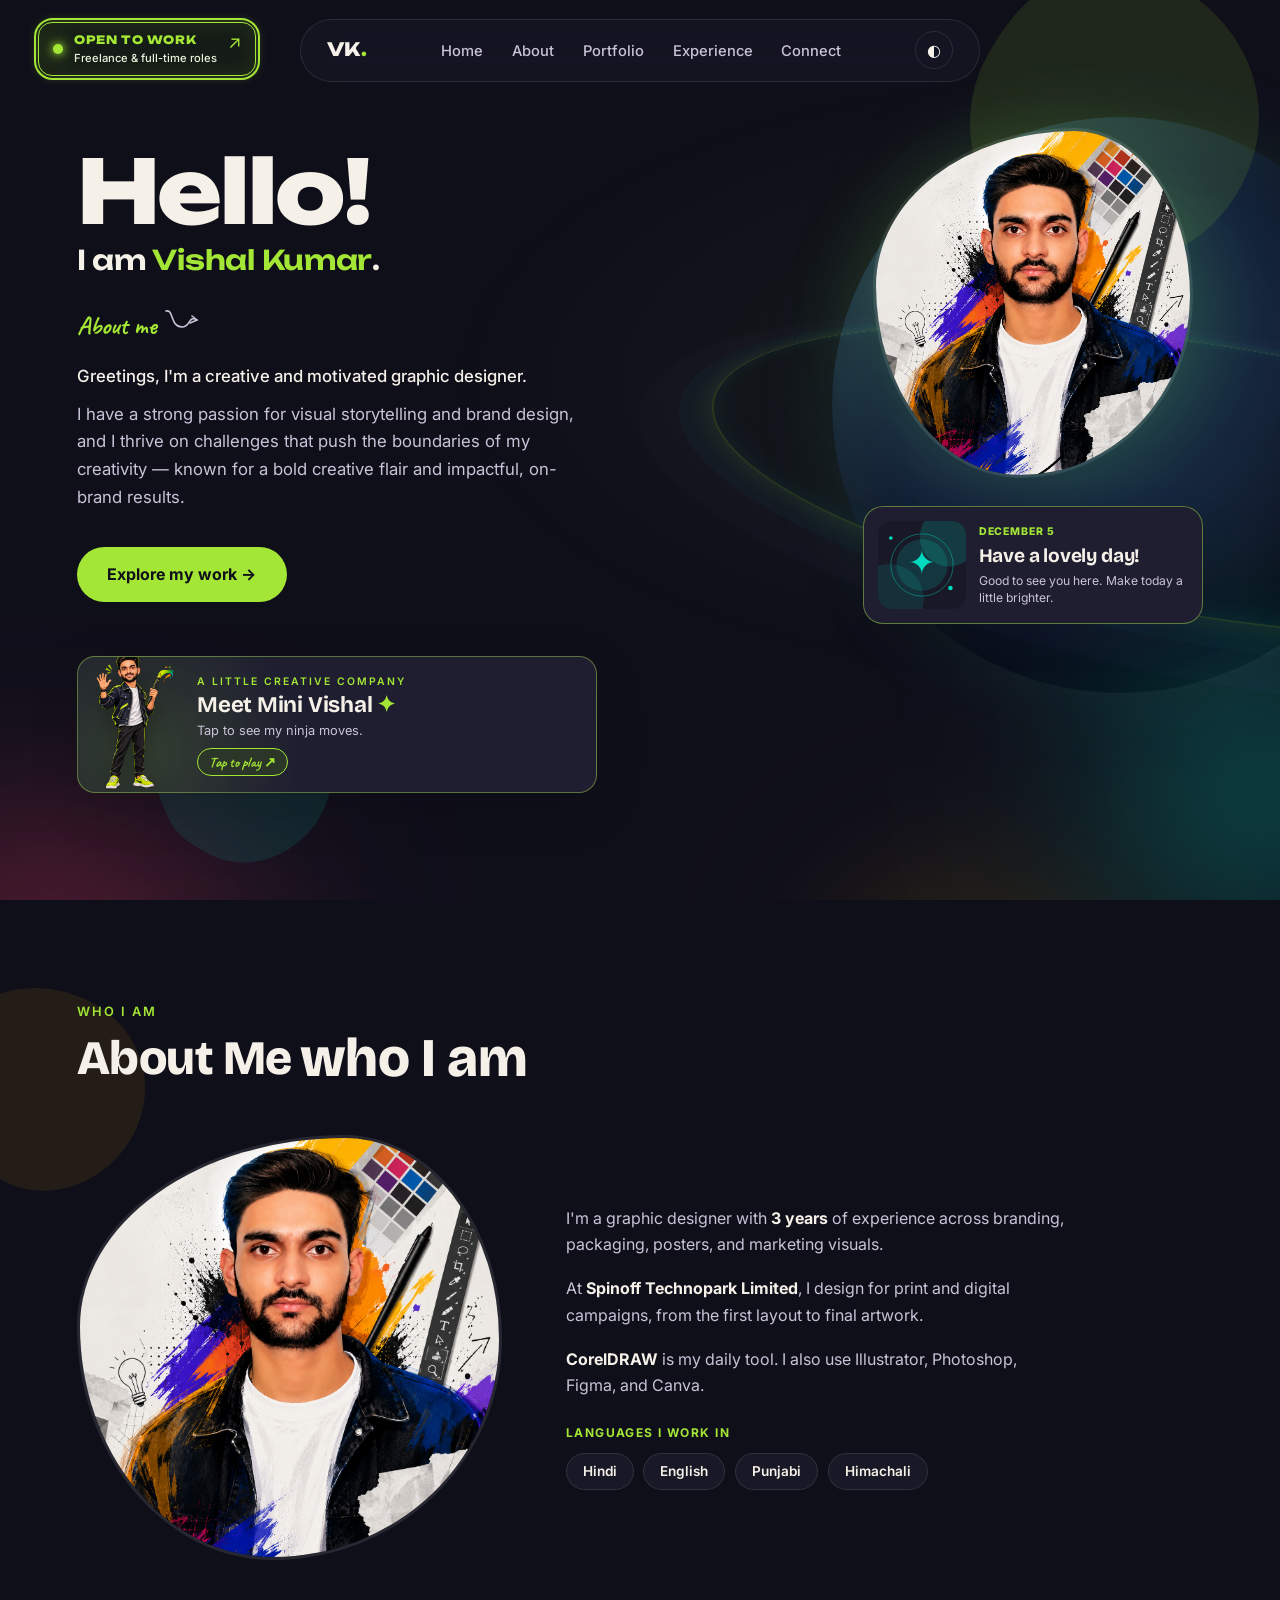
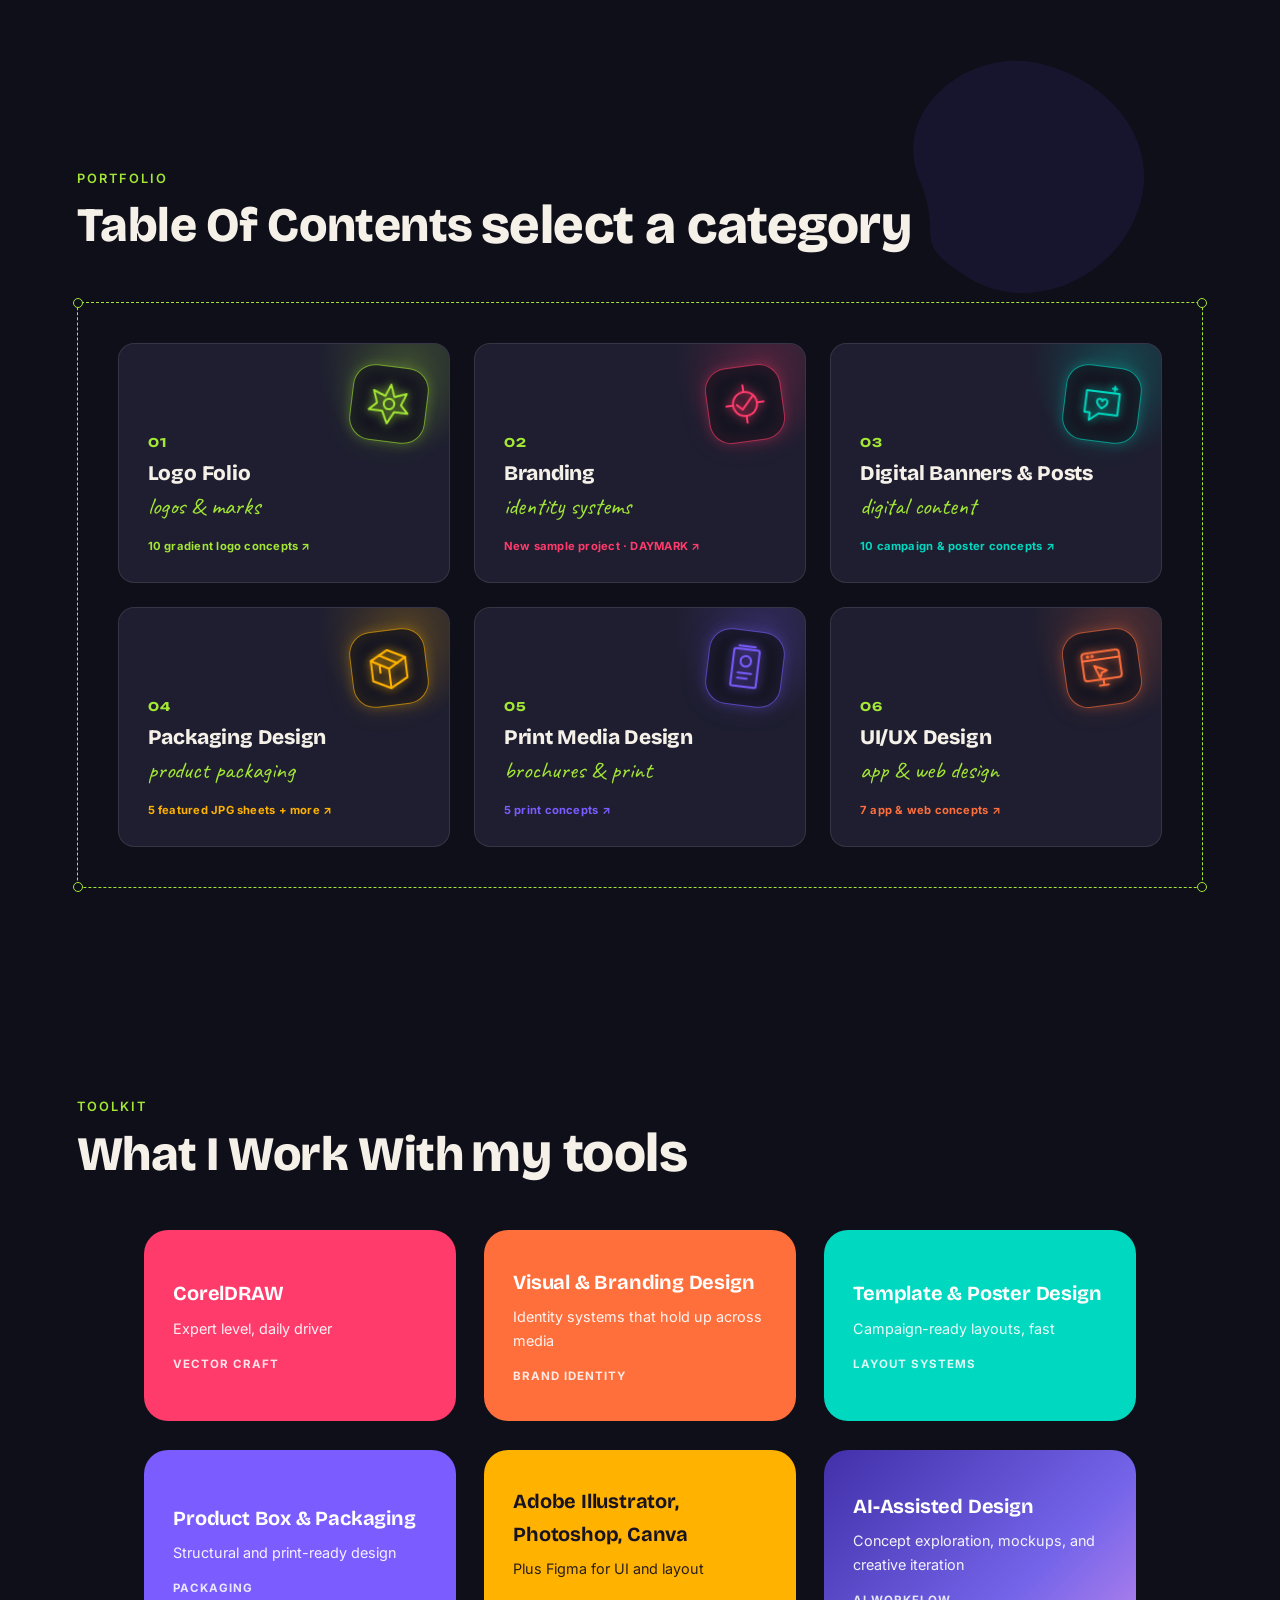
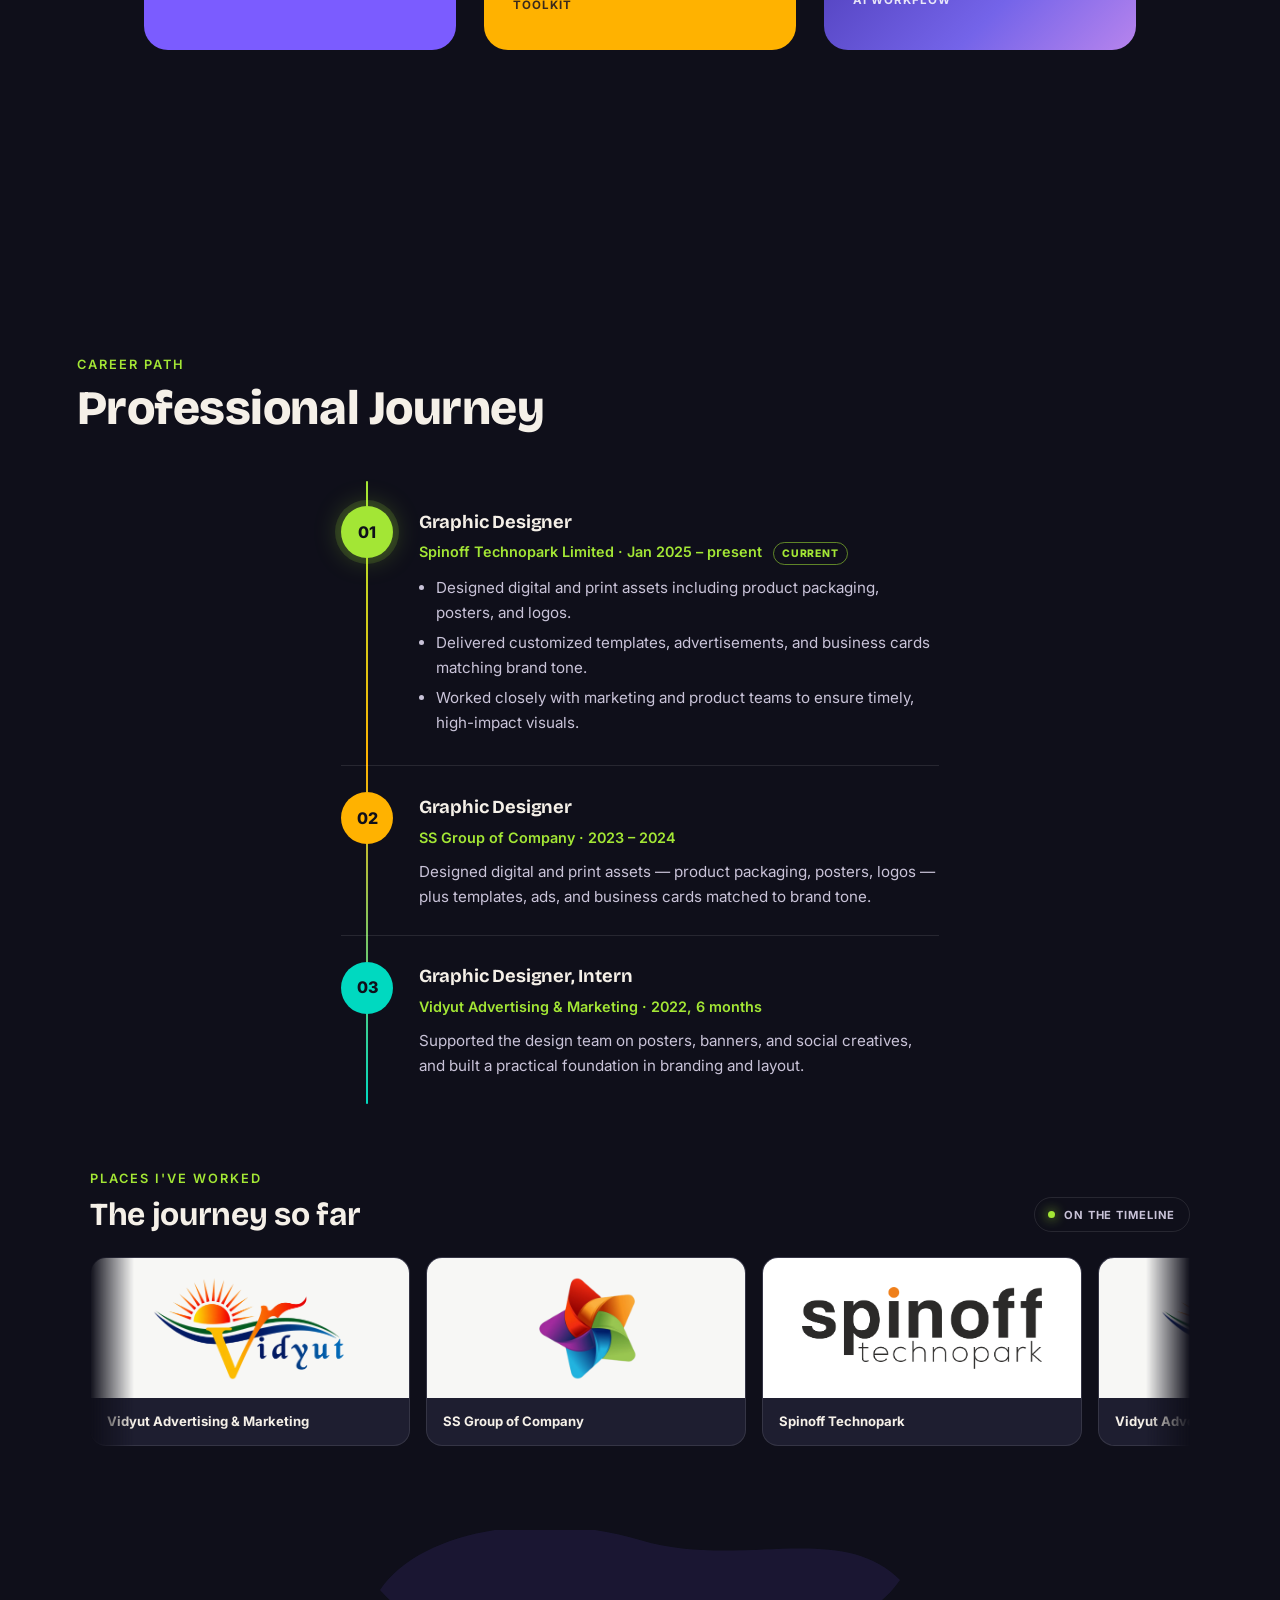
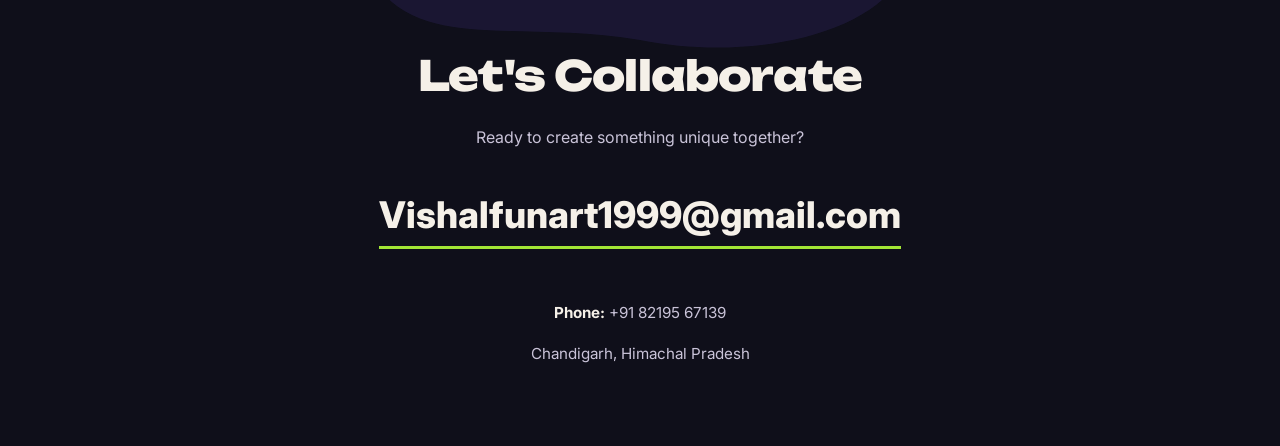
<file: index.html>
<!DOCTYPE html>
<html lang="en">
<head>
<meta charset="UTF-8">
<meta name="viewport" content="width=device-width, initial-scale=1.0">
<title>Vishal Kumar — Graphic Designer</title>
<link rel="preconnect" href="https://fonts.googleapis.com">
<link rel="preconnect" href="https://fonts.gstatic.com" crossorigin>
<link href="https://fonts.googleapis.com/css2?family=Bricolage+Grotesque:opsz,wght@12..96,400;12..96,600;12..96,800&family=Unbounded:wght@500;700;800&family=Caveat:wght@600;700&family=Inter:wght@400;500;600&display=swap" rel="stylesheet">
<link rel="stylesheet" href="styles.css">
</head>
<body>

<div class="bg-blobs" aria-hidden="true">
  <div class="bg-blob b1"></div>
  <div class="bg-blob b2"></div>
  <div class="bg-blob b3"></div>
  <div class="bg-blob b4"></div>
  <div class="bg-blob b5"></div>
</div>

<nav>
  <div class="logo funky">VK<span>.</span></div>
  <ul class="nav-links">
    <li><a href="index.html">Home</a></li>
    <li><a href="#about">About</a></li>
    <li><a href="#portfolio">Portfolio</a></li>
    <li><a href="#experience">Experience</a></li>
    <li><a href="#connect">Connect</a></li>
  </ul>
  <button class="theme-toggle" id="themeBtn" aria-label="Toggle light and dark mode">◐</button>
</nav>

<section id="home">
  <a class="availability-badge" href="#connect" aria-label="Open to freelance projects and full-time graphic design roles. Contact Vishal.">
    <span class="availability-light" aria-hidden="true"></span>
    <span class="availability-copy"><strong>OPEN TO WORK</strong><small>Freelance &amp; full-time roles</small></span>
    <span class="availability-arrow" aria-hidden="true">↗</span>
  </a>
  <svg class="blob-decor" style="top:-60px;right:-80px;width:420px;height:420px;" viewBox="0 0 400 400"><path d="M40,120 C10,190 40,270 120,300 C200,330 280,280 300,200 C320,120 260,40 180,30 C110,22 70,60 40,120 Z" fill="var(--green)" opacity="0.12"/></svg>
  <svg class="blob-decor" style="bottom:-40px;left:10%;width:260px;height:260px;" viewBox="0 0 300 300"><path d="M30,150 C10,90 70,30 140,40 C210,50 250,110 230,170 C210,230 140,260 90,230 C50,208 50,200 30,150 Z" fill="var(--teal)" opacity="0.12"/></svg>
  <div class="hero-grid fade-up">
    <div class="hero-text">
      <h1 class="funky hero-title">Hello!</h1>
      <p class="hero-iam funky">I am <span class="name-cycle"><span class="name" style="--i:0">Vishal Kumar</span><span class="name" style="--i:1">विशाल कुमार</span><span class="name" style="--i:2">ਵਿਸ਼ਾਲ ਕੁਮਾਰ</span><span class="name" style="--i:3">وشال کمار</span><span class="name" style="--i:4">विशाल कुमार</span><span class="name" style="--i:5">ヴィシャル・クマール</span></span>.</p>
      <div class="hero-label-row">
        <span class="hero-label">About me</span>
        <svg width="42" height="42" viewBox="0 0 42 42" aria-hidden="true">
          <path d="M4,6 C12,4 8,22 20,22 C29,22 26,10 35,15" fill="none" stroke="var(--text-dim)" stroke-width="1.6" stroke-linecap="round"/>
          <path d="M30,11 L35,15 L28,18" fill="none" stroke="var(--text-dim)" stroke-width="1.6" stroke-linecap="round" stroke-linejoin="round"/>
        </svg>
      </div>
      <p class="hero-desc">Greetings, I'm a creative and motivated graphic designer.</p>
      <p class="hero-sub">I have a strong passion for visual storytelling and brand design, and I thrive on challenges that push the boundaries of my creativity — known for a bold creative flair and impactful, on-brand results.</p>
      <a href="#portfolio" class="cta-btn">Explore my work →</a>
    </div>
    <div class="hero-visual">
      <div class="hero-photo-wrap">
        <div class="hero-glow"></div>
        <div class="hero-photo">
          <img src="headshot.png" alt="Portrait of Vishal Kumar">
        </div>
      </div>
      <aside class="festival-card" id="festivalCard" aria-label="Today's greeting">
        <img class="festival-art" id="festivalArtwork" alt="" width="96" height="96">
        <div class="festival-copy">
          <p class="festival-eyebrow" id="festivalDate">Today</p>
          <h2 id="festivalTitle">Have a lovely day!</h2>
          <p class="festival-message" id="festivalMessage">Good to see you here. Make today a little brighter.</p>
          <div class="festival-more" id="festivalMore"></div>
          <a class="festival-source" id="festivalSource" href="https://eternalsanskriti.com/en/developers" target="_blank" rel="noopener noreferrer" hidden>Delhi/IST dates · The Eternal ↗</a>
        </div>
      </aside>
    </div>
  </div>
  <div class="mascot-playground fade-up" id="mascotPlayground">
    <button class="mascot-character" id="mascotButton" type="button" aria-label="Watch Mini Vishal do a ninja move">
      <img src="assets/mascot-vishal.png" alt="" width="640" height="960" decoding="async">
      <span class="mascot-spark mascot-spark-one" aria-hidden="true">✦</span>
      <span class="mascot-spark mascot-spark-two" aria-hidden="true">✧</span>
      <span class="mascot-spark mascot-spark-three" aria-hidden="true">✦</span>
    </button>
    <svg class="mascot-shuriken" viewBox="0 0 40 40" aria-hidden="true"><path d="M20 2 25 14 38 20 25 26 20 38 14 26 2 20 14 14Z" fill="var(--teal)" stroke="var(--ink)" stroke-width="2"/><circle cx="20" cy="20" r="4" fill="var(--surface-card)" stroke="var(--ink)" stroke-width="2"/></svg>
    <span class="mascot-speed" aria-hidden="true"></span>
    <div class="mascot-copy">
      <p class="eyebrow">A little creative company</p>
      <h2>Meet Mini Vishal <span aria-hidden="true">✦</span></h2>
      <p id="mascotMessage" aria-live="polite">Tap to see my ninja moves.</p>
      <button class="mascot-hint" id="mascotPlayButton" type="button">Tap to play ↗</button>
    </div>
  </div>
</section>

<section id="about">
  <svg class="blob-decor" style="top:10%;left:-100px;width:300px;height:300px;" viewBox="0 0 300 300"><path d="M40,150 C20,90 80,30 150,40 C220,50 260,110 240,170 C220,230 150,260 100,230 C60,208 60,210 40,150 Z" fill="var(--amber)" opacity="0.1"/></svg>
  <div class="section-header fade-up">
    <p class="eyebrow">Who I am</p>
    <h2>About Me <span class="script-label">who I am</span></h2>
  </div>
  <div class="about-grid fade-up">
    <div class="blob-frame">
      <img src="headshot.png" alt="Portrait of Vishal Kumar">
    </div>
    <div class="about-copy">
      <p>I'm a graphic designer with <strong id="experienceYears" data-base-years="3" data-base-date="2026-11-16">3 years</strong> of experience across branding, packaging, posters, and marketing visuals.</p>
      <p>At <strong>Spinoff Technopark Limited</strong>, I design for print and digital campaigns, from the first layout to final artwork.</p>
      <p><strong>CorelDRAW</strong> is my daily tool. I also use Illustrator, Photoshop, Figma, and Canva.</p>
      <p class="language-intro">Languages I work in</p>
      <div class="langs">
        <span class="lang-pill">Hindi</span>
        <span class="lang-pill">English</span>
        <span class="lang-pill">Punjabi</span>
        <span class="lang-pill">Himachali</span>
      </div>
    </div>
  </div>
</section>

<section id="portfolio">
  <svg class="blob-decor" style="top:-20px;right:5%;width:350px;height:350px;" viewBox="0 0 400 400"><path d="M60,180 C30,100 120,30 200,50 C280,70 340,140 310,220 C280,300 180,340 110,290 C50,250 90,250 60,180 Z" fill="var(--purple)" opacity="0.1"/></svg>
  <div class="section-header fade-up">
    <p class="eyebrow">Portfolio</p>
    <h2>Table Of Contents <span class="script-label">select a category</span></h2>
  </div>
  <div class="selection-frame fade-up">
    <span class="handle tl"></span>
    <span class="handle tr"></span>
    <span class="handle bl"></span>
    <span class="handle br"></span>
    <div class="toc-grid">
      <a href="logo-folio.html" class="toc-card">
        <span class="toc-neon" aria-hidden="true"><svg viewBox="0 0 64 64" fill="none"><path d="M32 6 38 22 54 16 48 32 58 42 40 42 32 58 24 42 6 42 16 32 10 16 26 22Z"/><circle cx="32" cy="32" r="7"/></svg></span>
        <span class="toc-number">01</span>
        <h3 class="toc-title">Logo Folio</h3>
        <span class="toc-script">logos & marks</span>
        <span class="toc-sample">10 gradient logo concepts ↗</span>
      </a>
      <a href="branding.html" class="toc-card">
        <span class="toc-neon" aria-hidden="true"><svg viewBox="0 0 64 64" fill="none"><circle cx="32" cy="32" r="16"/><path d="M32 7v9M32 48v9M7 32h9M48 32h9M21 32l7 7 15-16"/></svg></span>
        <span class="toc-number">02</span>
        <h3 class="toc-title">Branding</h3>
        <span class="toc-script">identity systems</span>
        <span class="toc-sample">New sample project · DAYMARK ↗</span>
      </a>
      <a href="social-media.html" class="toc-card">
        <span class="toc-neon" aria-hidden="true"><svg viewBox="0 0 64 64" fill="none"><path d="M10 16h44v29H29L17 55V45h-7V16Z"/><path d="M25 29c0-4 5-5 7-1 2-4 7-3 7 1 0 4-7 9-7 9s-7-5-7-9Z"/><path d="M47 7v6M44 10h6"/></svg></span>
        <span class="toc-number">03</span>
        <h3 class="toc-title">Digital Banners &amp; Posts</h3>
        <span class="toc-script">digital content</span>
        <span class="toc-sample">10 campaign &amp; poster concepts ↗</span>
      </a>
      <a href="packaging.html" class="toc-card">
        <span class="toc-neon" aria-hidden="true"><svg viewBox="0 0 64 64" fill="none"><path d="m32 8 23 12v27L32 59 9 47V20L32 8Z"/><path d="M9 20 32 33l23-13M32 33v26M21 14l23 13M20 27v10"/></svg></span>
        <span class="toc-number">04</span>
        <h3 class="toc-title">Packaging Design</h3>
        <span class="toc-script">product packaging</span>
        <span class="toc-sample">5 featured JPG sheets + more ↗</span>
      </a>
      <a href="print-media.html" class="toc-card">
        <span class="toc-neon" aria-hidden="true"><svg viewBox="0 0 64 64" fill="none"><rect x="15" y="7" width="34" height="50" rx="2"/><circle cx="32" cy="23" r="7"/><path d="M23 39h18M23 46h13M21 3h22"/></svg></span>
        <span class="toc-number">05</span>
        <h3 class="toc-title">Print Media Design</h3>
        <span class="toc-script">brochures & print</span>
        <span class="toc-sample">5 print concepts ↗</span>
      </a>
      <a href="ui-ux.html" class="toc-card">
        <span class="toc-neon" aria-hidden="true"><svg viewBox="0 0 64 64" fill="none"><rect x="7" y="10" width="50" height="37" rx="4"/><path d="M7 20h50M26 55h12M32 47v8M22 28l16 8-7 2-3 7-6-17Z"/><circle cx="15" cy="15" r="1"/><circle cx="21" cy="15" r="1"/></svg></span>
        <span class="toc-number">06</span>
        <h3 class="toc-title">UI/UX Design</h3>
        <span class="toc-script">app & web design</span>
        <span class="toc-sample">7 app &amp; web concepts ↗</span>
      </a>
    </div>
  </div>
</section>

<section id="skills">
  <div class="section-header fade-up">
    <p class="eyebrow">Toolkit</p>
    <h2>What I Work With <span class="script-label">my tools</span></h2>
  </div>
  <div class="skills-grid fade-up">
    <div class="skill-card">
      <h3>CorelDRAW</h3>
      <p>Expert level, daily driver</p>
      <span class="skill-tag">Vector craft</span>
    </div>
    <div class="skill-card">
      <h3>Visual & Branding Design</h3>
      <p>Identity systems that hold up across media</p>
      <span class="skill-tag">Brand identity</span>
    </div>
    <div class="skill-card">
      <h3>Template & Poster Design</h3>
      <p>Campaign-ready layouts, fast</p>
      <span class="skill-tag">Layout systems</span>
    </div>
    <div class="skill-card">
      <h3>Product Box & Packaging</h3>
      <p>Structural and print-ready design</p>
      <span class="skill-tag">Packaging</span>
    </div>
    <div class="skill-card">
      <h3>Adobe Illustrator, Photoshop, Canva</h3>
      <p>Plus Figma for UI and layout</p>
      <span class="skill-tag">Toolkit</span>
    </div>
    <div class="skill-card">
      <h3>AI-Assisted Design</h3>
      <p>Concept exploration, mockups, and creative iteration</p>
      <span class="skill-tag">AI workflow</span>
    </div>
  </div>
</section>

<section id="experience">
  <div class="section-header fade-up">
    <p class="eyebrow">Career path</p>
    <h2>Professional Journey</h2>
  </div>
  <div class="timeline fade-up">
    <div class="timeline-item">
      <div class="node">01</div>
      <div class="timeline-content">
        <h3>Graphic Designer</h3>
        <p class="role-meta">Spinoff Technopark Limited · Jan 2025 – present <span class="journey-current">Current</span></p>
        <ul class="desc-list">
          <li>Designed digital and print assets including product packaging, posters, and logos.</li>
          <li>Delivered customized templates, advertisements, and business cards matching brand tone.</li>
          <li>Worked closely with marketing and product teams to ensure timely, high-impact visuals.</li>
        </ul>
      </div>
    </div>
    <div class="timeline-item">
      <div class="node">02</div>
      <div class="timeline-content">
        <h3>Graphic Designer</h3>
        <p class="role-meta">SS Group of Company · 2023 – 2024</p>
        <p class="desc">Designed digital and print assets — product packaging, posters, logos — plus templates, ads, and business cards matched to brand tone.</p>
      </div>
    </div>
    <div class="timeline-item">
      <div class="node">03</div>
      <div class="timeline-content">
        <h3>Graphic Designer, Intern</h3>
        <p class="role-meta">Vidyut Advertising &amp; Marketing · 2022, 6 months</p>
        <p class="desc">Supported the design team on posters, banners, and social creatives, and built a practical foundation in branding and layout.</p>
      </div>
    </div>
  </div>
  <div class="employer-ticker fade-up" aria-labelledby="employer-ticker-title">
    <div class="employer-ticker-heading">
      <div>
        <p class="eyebrow">Places I've worked</p>
        <h3 id="employer-ticker-title">The journey so far</h3>
      </div>
      <span class="ticker-live"><span aria-hidden="true"></span> On the timeline</span>
    </div>
    <div class="employer-ticker-window">
      <div class="employer-ticker-track">
        <div class="employer-ticker-set">
          <div class="employer-logo-card">
            <div class="employer-logo-media employer-logo-media--vidyut"><img src="assets/company-logos/vidyut.png" alt="" width="1792" height="1024" loading="lazy" decoding="async"></div>
            <span>Vidyut Advertising &amp; Marketing</span>
          </div>
          <div class="employer-logo-card">
            <div class="employer-logo-media employer-logo-media--ss"><img src="assets/company-logos/ss-group.png" alt="" width="500" height="500" loading="lazy" decoding="async"></div>
            <span>SS Group of Company</span>
          </div>
          <div class="employer-logo-card">
            <div class="employer-logo-media employer-logo-media--spinoff"><img src="assets/company-logos/spinoff-technopark.png" alt="" width="1341" height="462" loading="lazy" decoding="async"></div>
            <span>Spinoff Technopark</span>
          </div>
        </div>
        <div class="employer-ticker-set" aria-hidden="true">
          <div class="employer-logo-card">
            <div class="employer-logo-media employer-logo-media--vidyut"><img src="assets/company-logos/vidyut.png" alt="" width="1792" height="1024" loading="lazy" decoding="async"></div>
            <span>Vidyut Advertising &amp; Marketing</span>
          </div>
          <div class="employer-logo-card">
            <div class="employer-logo-media employer-logo-media--ss"><img src="assets/company-logos/ss-group.png" alt="" width="500" height="500" loading="lazy" decoding="async"></div>
            <span>SS Group of Company</span>
          </div>
          <div class="employer-logo-card">
            <div class="employer-logo-media employer-logo-media--spinoff"><img src="assets/company-logos/spinoff-technopark.png" alt="" width="1341" height="462" loading="lazy" decoding="async"></div>
            <span>Spinoff Technopark</span>
          </div>
        </div>
      </div>
    </div>
  </div>
</section>

<footer id="connect">
  <svg class="blob-decor" style="top:-40px;left:50%;transform:translateX(-50%);width:600px;height:200px;" viewBox="0 0 600 200"><path d="M40,100 C80,40 200,20 300,50 C400,80 500,30 560,90 C520,150 400,170 300,150 C180,130 90,160 40,100 Z" fill="var(--purple)" opacity="0.12"/></svg>
  <div class="footer-inner fade-up">
    <h2 class="funky">Let's Collaborate</h2>
    <p class="sub">Ready to create something unique together?</p>
    <a href="mailto:Vishalfunart1999@gmail.com" class="email-link">Vishalfunart1999@gmail.com</a>
    <p class="contact-meta"><strong>Phone:</strong> +91 82195 67139</p>
    <p class="contact-meta">Chandigarh, Himachal Pradesh</p>
  </div>
</footer>

<script src="script.js"></script>
<script src="festival-calendar.js"></script>
</body>
</html>
</file>
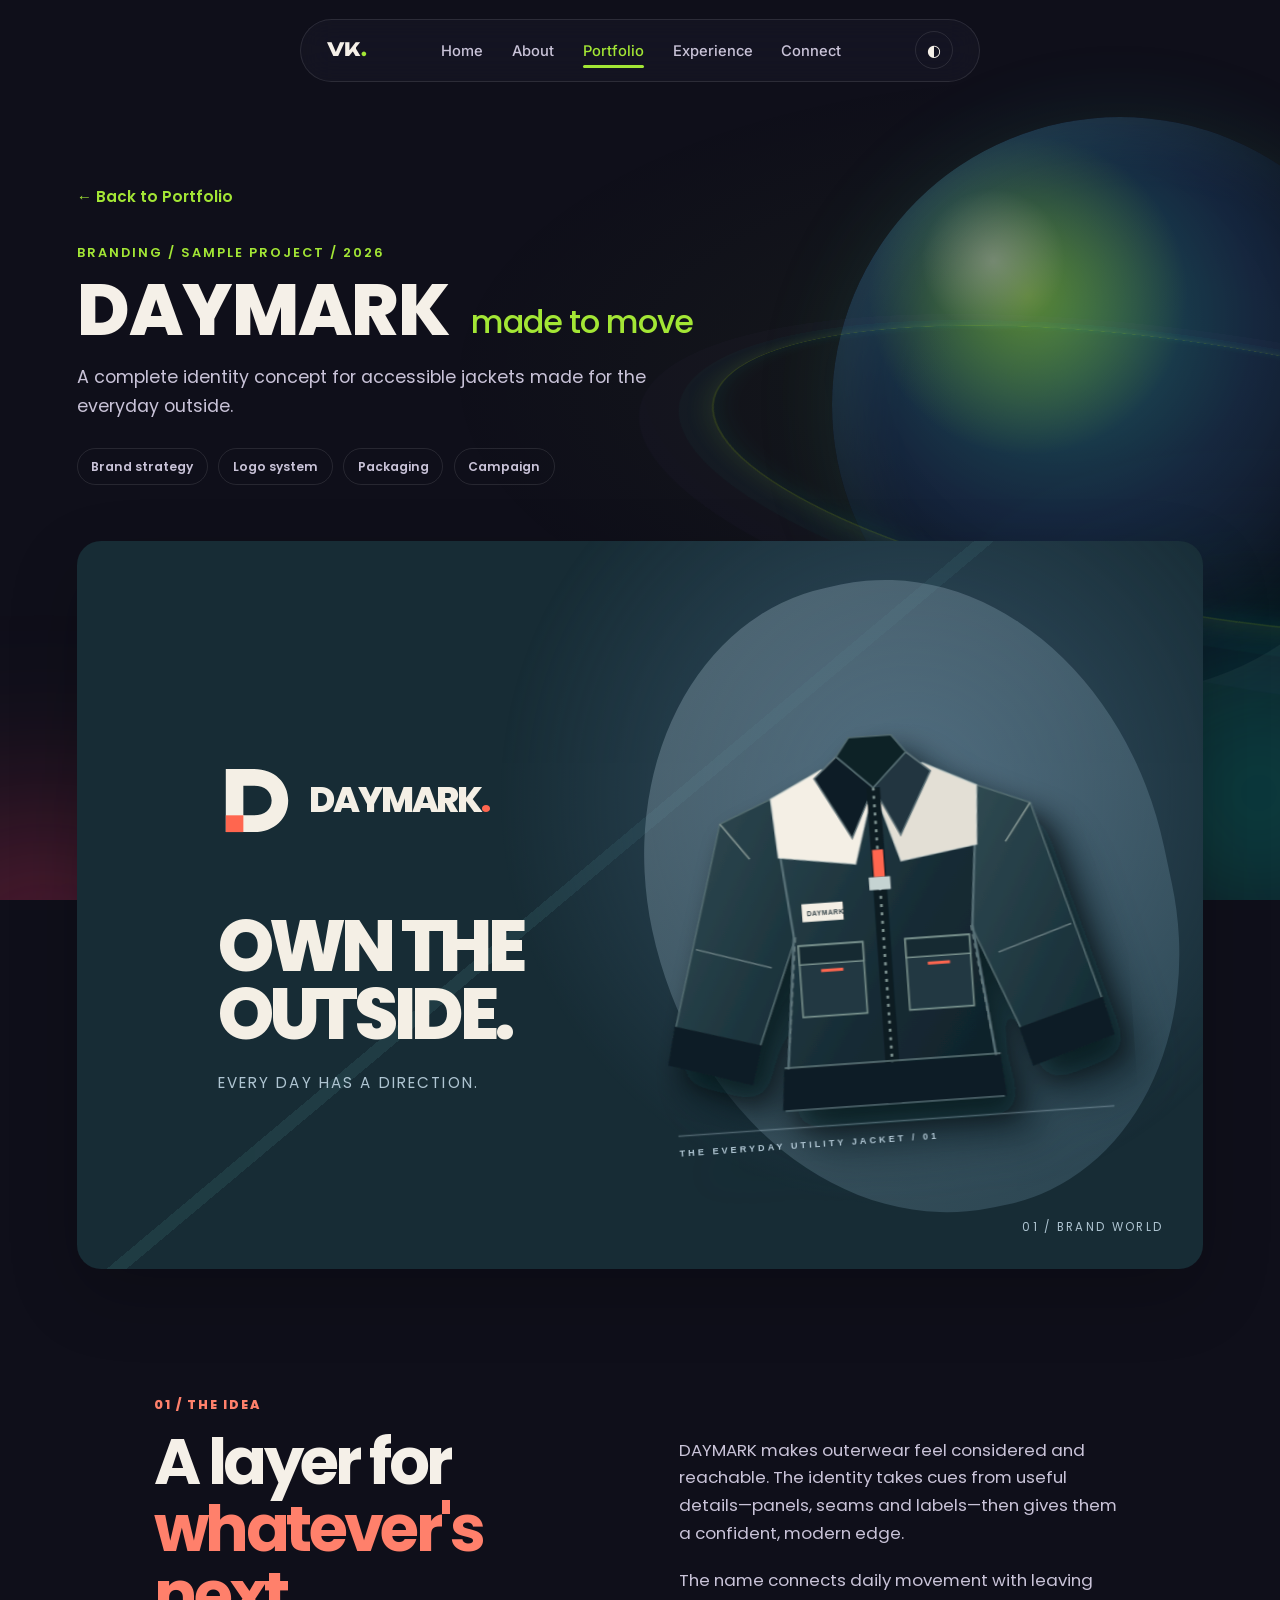
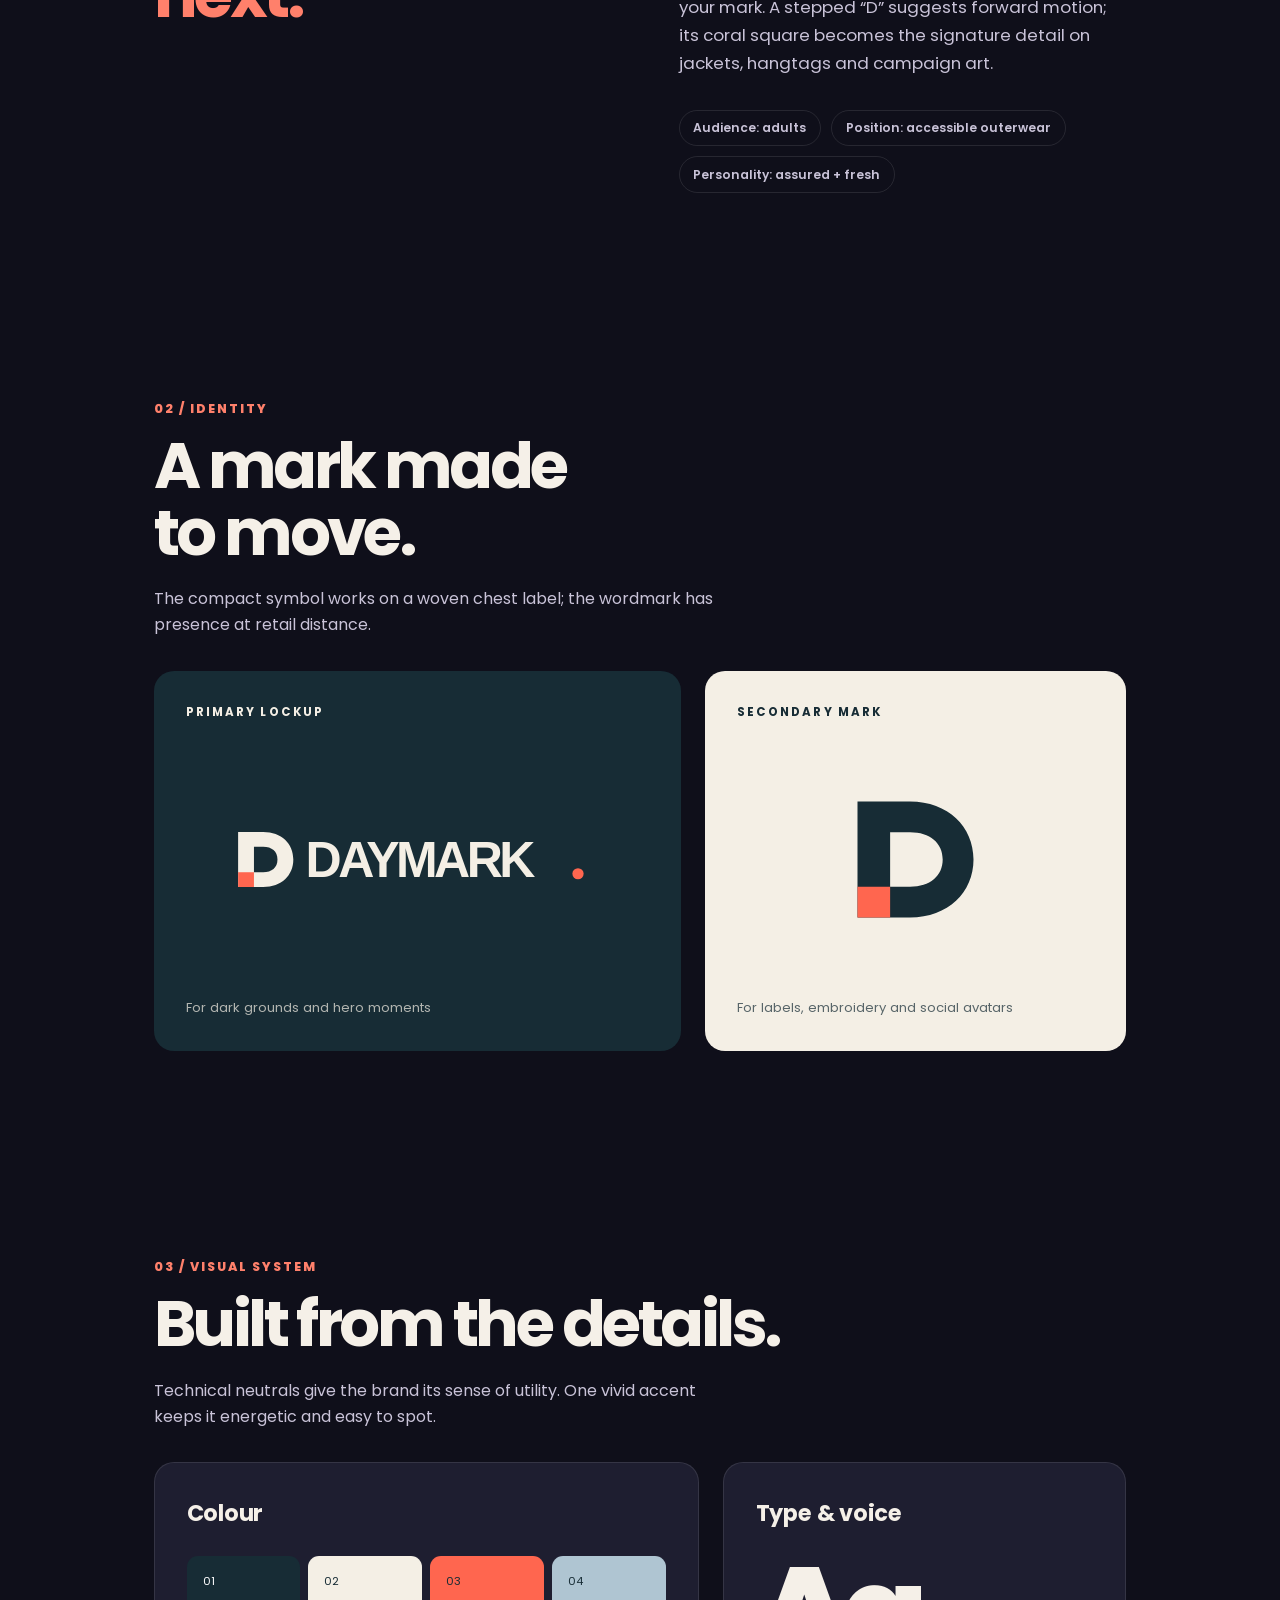
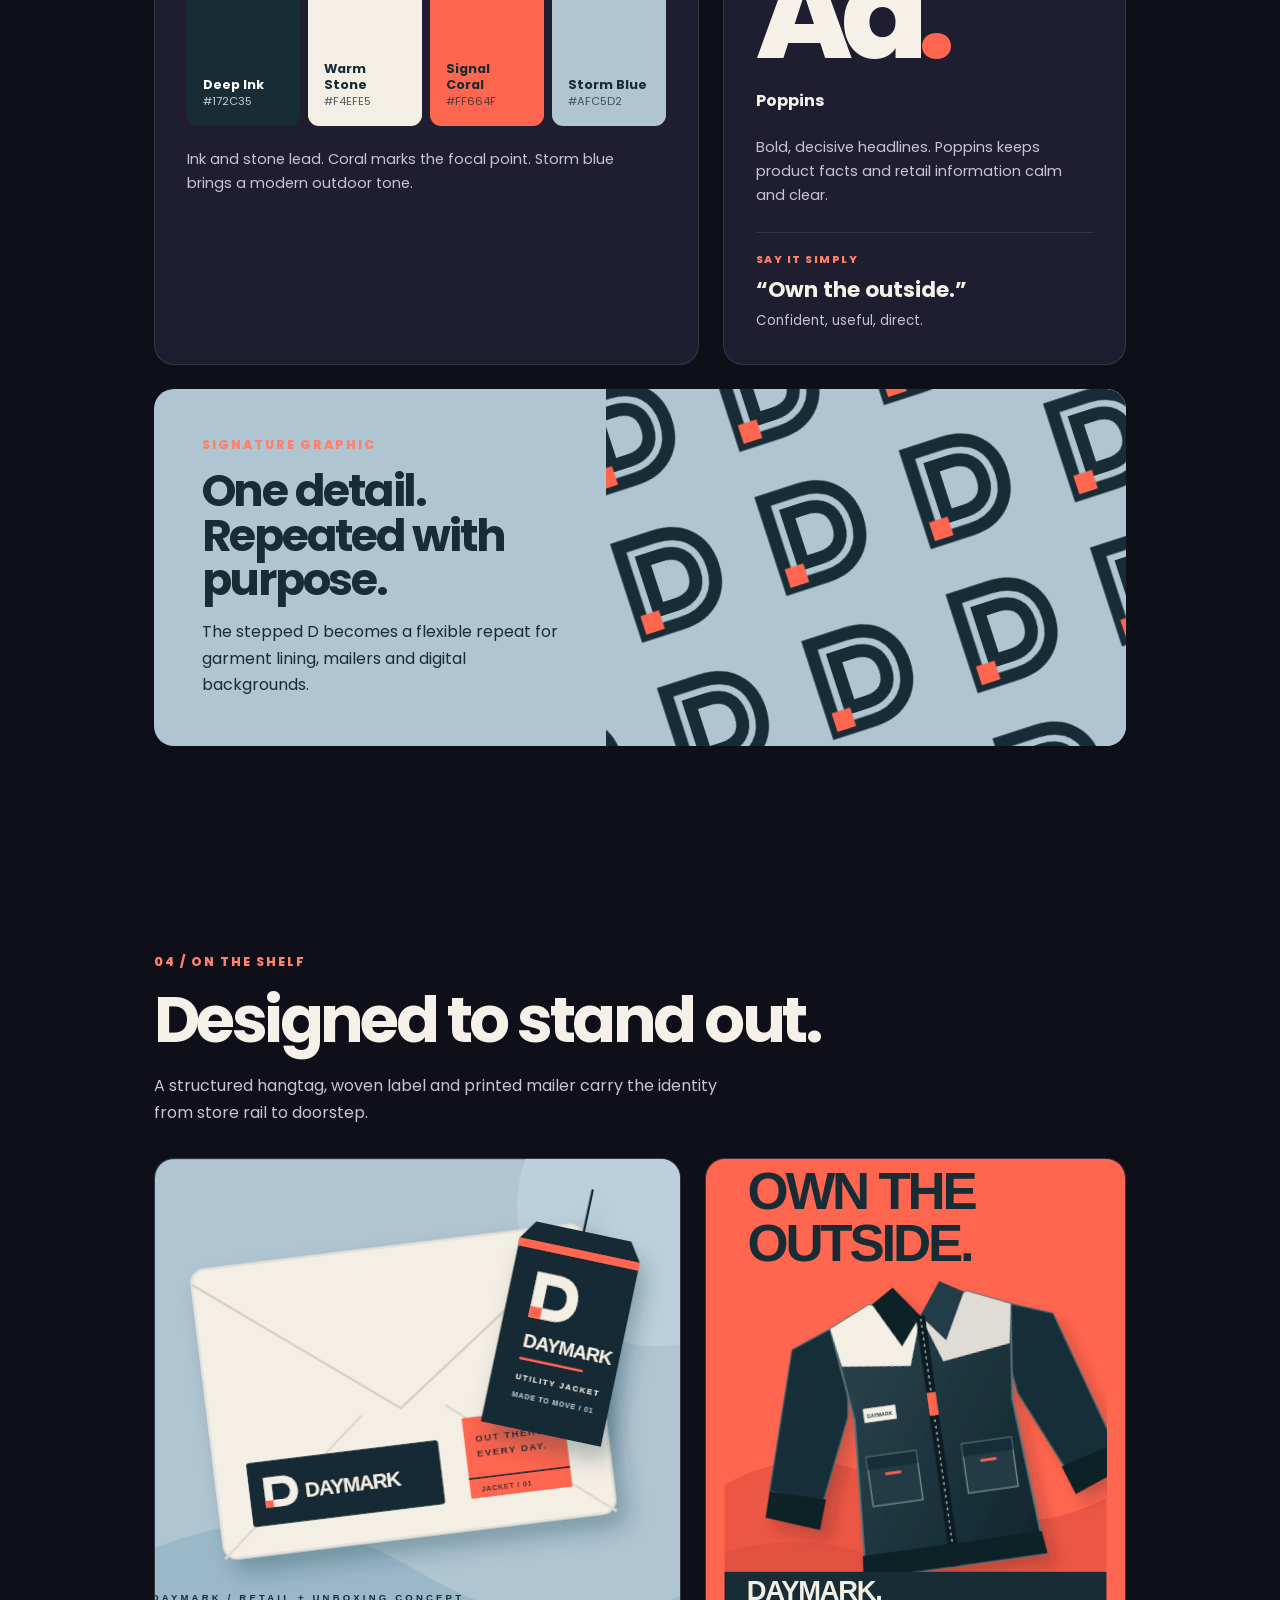
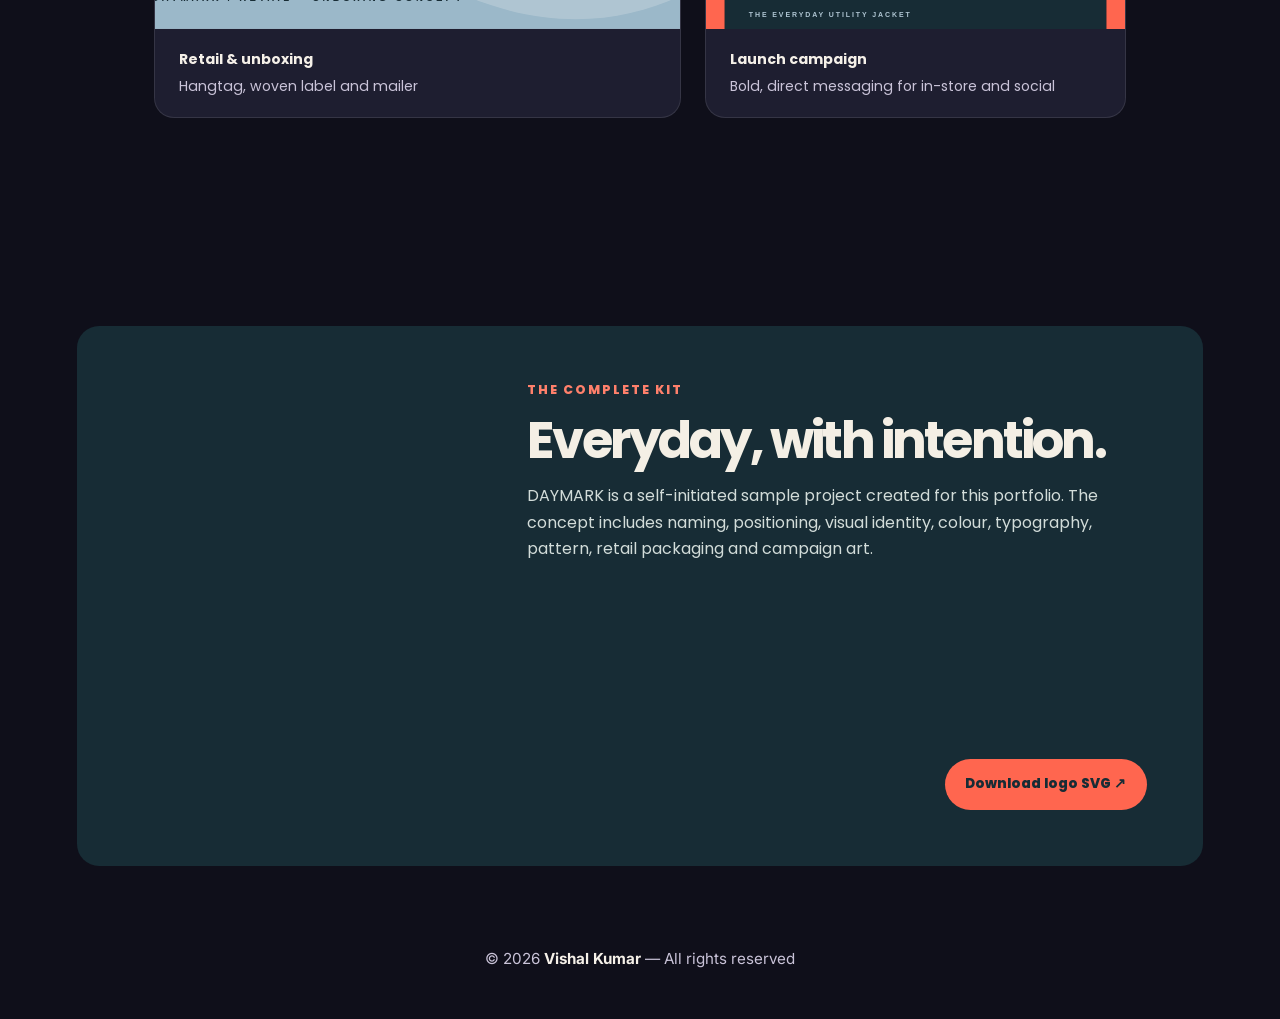
<file: branding.html>
<!DOCTYPE html>
<html lang="en">
<head>
<meta charset="UTF-8">
<meta name="viewport" content="width=device-width, initial-scale=1.0">
<meta name="description" content="DAYMARK, a sample brand identity project for accessible everyday jackets by Vishal Kumar. Logo, visual system, packaging and campaign.">
<title>DAYMARK — Sample Brand Kit | Vishal Kumar</title>
<link rel="preconnect" href="https://fonts.googleapis.com">
<link rel="preconnect" href="https://fonts.gstatic.com" crossorigin>
<link href="https://fonts.googleapis.com/css2?family=Poppins:wght@400;500;600;700;800&family=Unbounded:wght@500;700;800&family=Inter:wght@400;500;600&display=swap" rel="stylesheet">
<link rel="stylesheet" href="styles.css">
<link rel="stylesheet" href="daymark.css">
</head>
<body>
<div class="bg-blobs" aria-hidden="true"><div class="bg-blob b1"></div><div class="bg-blob b2"></div><div class="bg-blob b3"></div><div class="bg-blob b4"></div><div class="bg-blob b5"></div></div>
<nav><div class="logo funky">VK<span>.</span></div><ul class="nav-links"><li><a href="index.html">Home</a></li><li><a href="index.html#about">About</a></li><li><a href="index.html#portfolio" class="active">Portfolio</a></li><li><a href="index.html#experience">Experience</a></li><li><a href="index.html#connect">Connect</a></li></ul><button class="theme-toggle" id="themeBtn" aria-label="Toggle light and dark mode">◐</button></nav>
<main class="daymark-page">
  <header class="page-header daymark-intro">
    <a href="index.html#portfolio" class="back-link">← Back to Portfolio</a>
    <p class="eyebrow">Branding / Sample project / 2026</p>
    <h1 class="fade-up">DAYMARK <span class="script-label">made to move</span></h1>
    <p class="page-desc fade-up">A complete identity concept for accessible jackets made for the everyday outside.</p>
    <div class="daymark-meta fade-up"><span>Brand strategy</span><span>Logo system</span><span>Packaging</span><span>Campaign</span></div>
  </header>
  <section class="dm-hero fade-up" aria-label="DAYMARK brand introduction">
    <div class="dm-hero-copy"><div class="dm-logo"><img src="assets/daymark/logo-mark-light.svg" alt="DAYMARK stepped D symbol"><span>DAYMARK<span class="dm-period">.</span></span></div><p>OWN THE<br>OUTSIDE.</p><span class="dm-hero-caption">Every day has a direction.</span></div>
    <img class="dm-hero-jacket" src="assets/daymark/jacket-hero.svg" alt="Illustrated DAYMARK utility jacket in deep ink with stone panels and a coral label">
    <span class="dm-hero-index">01 / BRAND WORLD</span>
  </section>
  <section class="dm-story dm-section fade-up" aria-labelledby="dm-story-title">
    <div><p class="dm-kicker">01 / The idea</p><h2 id="dm-story-title">A layer for<br><em>whatever's next.</em></h2></div>
    <div><p>DAYMARK makes outerwear feel considered and reachable. The identity takes cues from useful details—panels, seams and labels—then gives them a confident, modern edge.</p><p>The name connects daily movement with leaving your mark. A stepped “D” suggests forward motion; its coral square becomes the signature detail on jackets, hangtags and campaign art.</p><div class="dm-pill-row"><span>Audience: adults</span><span>Position: accessible outerwear</span><span>Personality: assured + fresh</span></div></div>
  </section>
  <section class="dm-section" aria-labelledby="dm-identity-title">
    <div class="dm-section-head fade-up"><p class="dm-kicker">02 / Identity</p><h2 id="dm-identity-title">A mark made<br>to move.</h2><p>The compact symbol works on a woven chest label; the wordmark has presence at retail distance.</p></div>
    <div class="dm-logo-grid fade-up"><div class="dm-logo-panel dm-logo-panel-dark"><span class="dm-corner-label">PRIMARY LOCKUP</span><img src="assets/daymark/logo-lockup-light.svg" alt="DAYMARK primary logo in cream and coral"><small>For dark grounds and hero moments</small></div><div class="dm-logo-panel dm-logo-panel-light"><span class="dm-corner-label">SECONDARY MARK</span><img src="assets/daymark/logo-mark.svg" alt="DAYMARK stepped D symbol"><small>For labels, embroidery and social avatars</small></div></div>
  </section>
  <section class="dm-section dm-system" aria-labelledby="dm-system-title">
    <div class="dm-section-head fade-up"><p class="dm-kicker">03 / Visual system</p><h2 id="dm-system-title">Built from the details.</h2><p>Technical neutrals give the brand its sense of utility. One vivid accent keeps it energetic and easy to spot.</p></div>
    <div class="dm-system-grid fade-up">
      <div class="dm-system-card"><h3>Colour</h3><div class="dm-swatches"><div style="--swatch:#172C35;--swatch-text:#fff"><span>01</span><b>Deep Ink</b><small>#172C35</small></div><div style="--swatch:#F4EFE5;--swatch-text:#172C35"><span>02</span><b>Warm Stone</b><small>#F4EFE5</small></div><div style="--swatch:#FF664F;--swatch-text:#172C35"><span>03</span><b>Signal Coral</b><small>#FF664F</small></div><div style="--swatch:#AFC5D2;--swatch-text:#172C35"><span>04</span><b>Storm Blue</b><small>#AFC5D2</small></div></div><p>Ink and stone lead. Coral marks the focal point. Storm blue brings a modern outdoor tone.</p></div>
      <div class="dm-system-card dm-type-card"><h3>Type &amp; voice</h3><div class="dm-type-display">Aa<span>.</span></div><b class="dm-type-name">Poppins</b><p>Bold, decisive headlines. Poppins keeps product facts and retail information calm and clear.</p><div class="dm-voice"><span>Say it simply</span><strong>“Own the outside.”</strong><small>Confident, useful, direct.</small></div></div>
    </div>
    <div class="dm-pattern-panel fade-up"><div><p class="dm-kicker">Signature graphic</p><h3>One detail.<br>Repeated with purpose.</h3><p>The stepped D becomes a flexible repeat for garment lining, mailers and digital backgrounds.</p></div><img src="assets/daymark/pattern.svg" alt="Repeating DAYMARK stepped D pattern in ink and storm blue"></div>
  </section>
  <section class="dm-section" aria-labelledby="dm-pack-title">
    <div class="dm-section-head fade-up"><p class="dm-kicker">04 / On the shelf</p><h2 id="dm-pack-title">Designed to stand out.</h2><p>A structured hangtag, woven label and printed mailer carry the identity from store rail to doorstep.</p></div>
    <div class="dm-application-grid fade-up"><figure class="dm-app-card dm-packaging"><img src="assets/daymark/packaging.svg" alt="DAYMARK jacket hangtag and branded mailer concept"><figcaption><strong>Retail &amp; unboxing</strong><span>Hangtag, woven label and mailer</span></figcaption></figure><figure class="dm-app-card dm-campaign"><img src="assets/daymark/campaign.svg" alt="DAYMARK jacket campaign poster reading Own the outside"><figcaption><strong>Launch campaign</strong><span>Bold, direct messaging for in-store and social</span></figcaption></figure></div>
  </section>
  <section class="dm-close fade-up" aria-labelledby="dm-close-title"><div><p class="dm-kicker">The complete kit</p><h2 id="dm-close-title">Everyday, with intention.</h2><p>DAYMARK is a self-initiated sample project created for this portfolio. The concept includes naming, positioning, visual identity, colour, typography, pattern, retail packaging and campaign art.</p></div><a href="assets/daymark/logo-lockup-light.svg" download class="dm-download">Download logo SVG ↗</a></section>
</main>
<footer id="connect" style="padding:4rem 6% 3rem;"><div class="footer-inner fade-up"><p class="contact-meta">© 2026 <strong>Vishal Kumar</strong> — All rights reserved</p></div></footer>
<script src="script.js"></script>
</body>
</html>
</file>
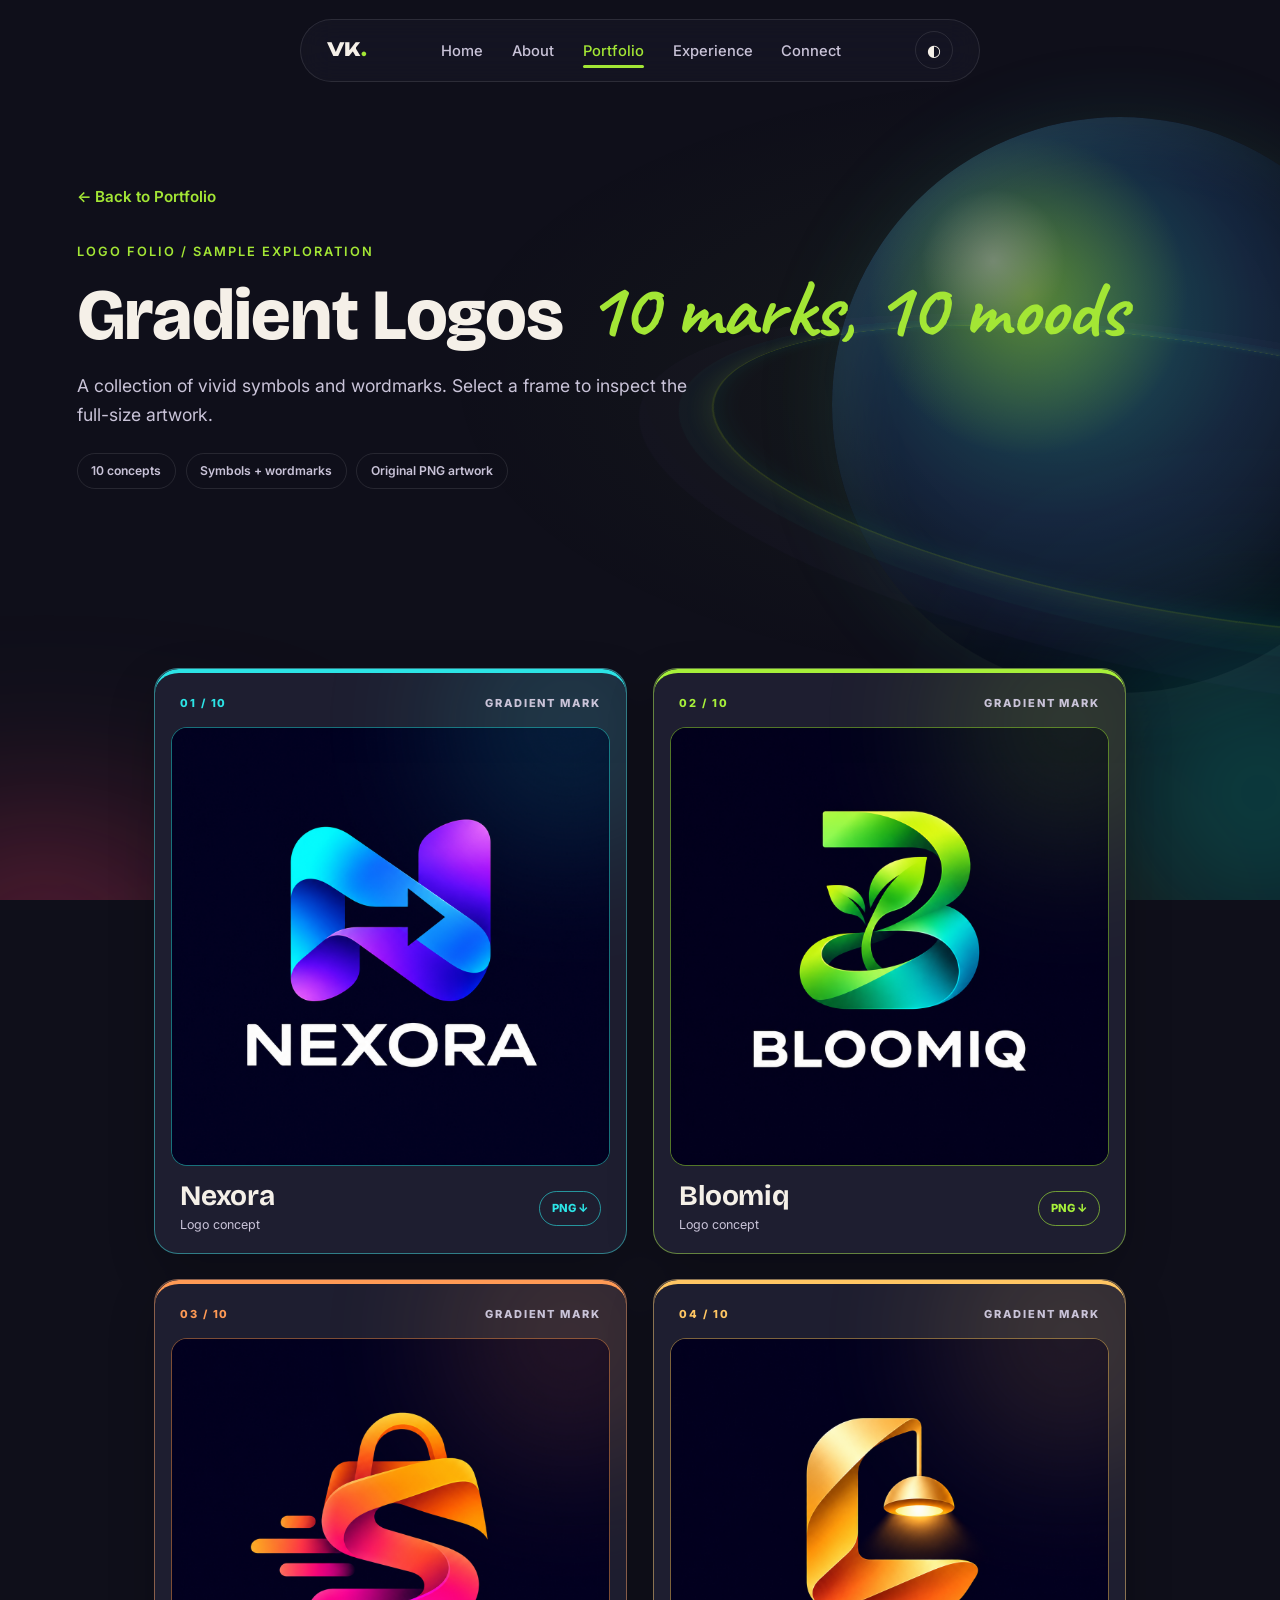
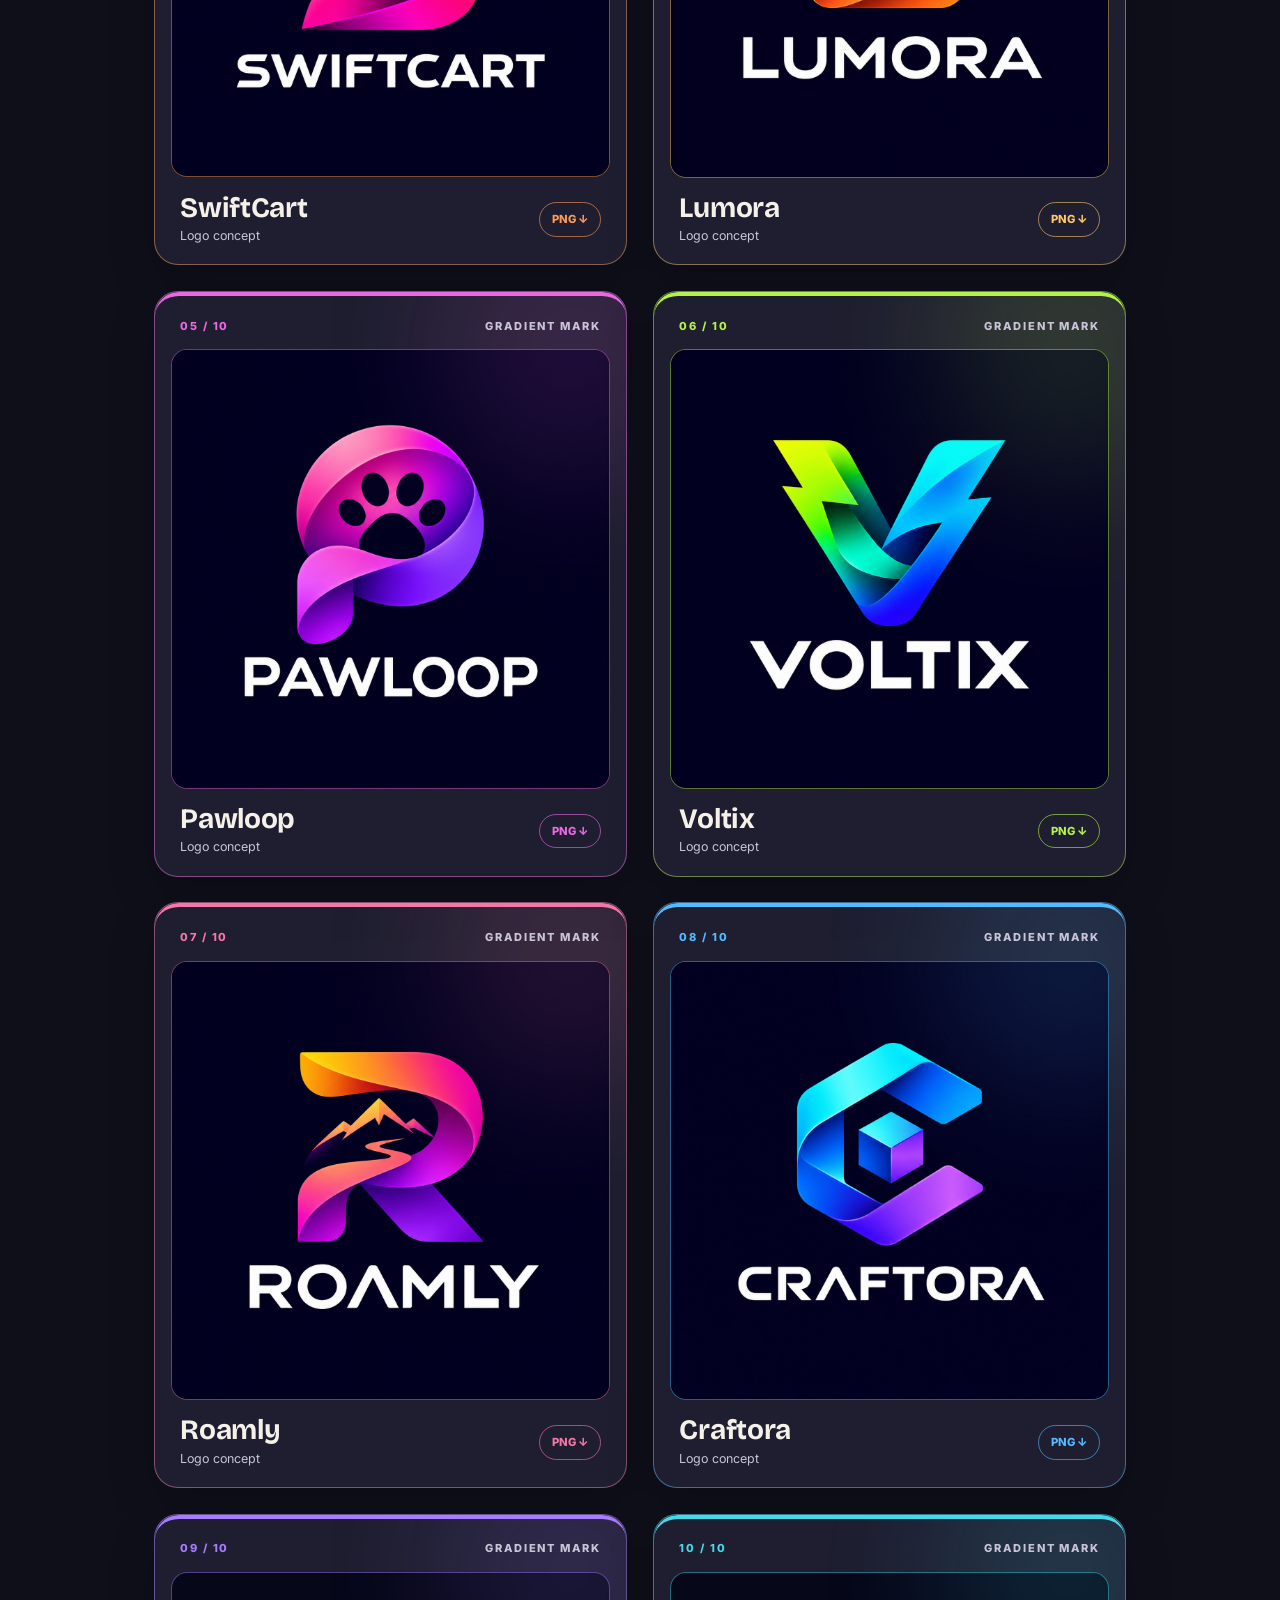
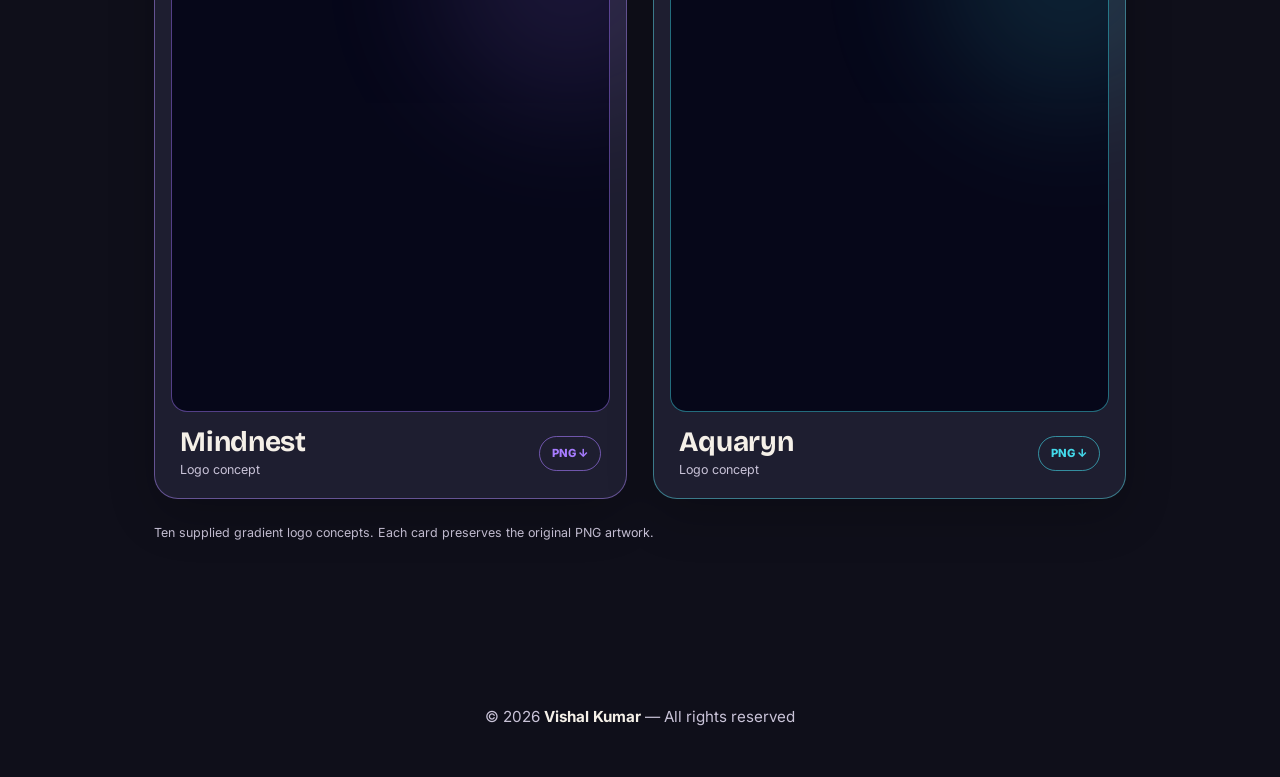
<file: logo-folio.html>
<!DOCTYPE html>
<html lang="en">
<head>
<meta charset="UTF-8">
<meta name="viewport" content="width=device-width, initial-scale=1.0">
<meta name="description" content="Ten gradient logo concepts in the Logo Folio of Vishal Kumar. Explore every symbol and wordmark.">
<title>Logo Folio — Vishal Kumar</title>
<link rel="preconnect" href="https://fonts.googleapis.com">
<link rel="preconnect" href="https://fonts.gstatic.com" crossorigin>
<link href="https://fonts.googleapis.com/css2?family=Bricolage+Grotesque:opsz,wght@12..96,400;12..96,600;12..96,800&family=Unbounded:wght@500;700;800&family=Caveat:wght@600;700&family=Inter:wght@400;500;600&display=swap" rel="stylesheet">
<link rel="stylesheet" href="styles.css">
<link rel="stylesheet" href="logo-folio.css">
</head>
<body>
<div class="bg-blobs" aria-hidden="true"><div class="bg-blob b1"></div><div class="bg-blob b2"></div><div class="bg-blob b3"></div><div class="bg-blob b4"></div><div class="bg-blob b5"></div></div>
<nav><div class="logo funky">VK<span>.</span></div><ul class="nav-links"><li><a href="index.html">Home</a></li><li><a href="index.html#about">About</a></li><li><a href="index.html#portfolio" class="active">Portfolio</a></li><li><a href="index.html#experience">Experience</a></li><li><a href="index.html#connect">Connect</a></li></ul><button class="theme-toggle" id="themeBtn" aria-label="Toggle light and dark mode">◐</button></nav>
<main class="gradient-folio">
  <header class="page-header gradient-intro">
    <a href="index.html#portfolio" class="back-link">← Back to Portfolio</a>
    <p class="eyebrow">Logo Folio / Sample exploration</p>
    <h1 class="fade-up">Gradient Logos <span class="script-label">10 marks, 10 moods</span></h1>
    <p class="page-desc fade-up">A collection of vivid symbols and wordmarks. Select a frame to inspect the full-size artwork.</p>
    <div class="gradient-intro-meta fade-up"><span>10 concepts</span><span>Symbols + wordmarks</span><span>Original PNG artwork</span></div>
  </header>
  <section class="gradient-gallery" aria-label="Ten gradient logo concepts">
    <div class="gradient-logo-grid">
      <article class="gradient-logo-card fade-up" style="--accent:#2CE4E6;--delay:0ms" aria-labelledby="nexora-title"><div class="gradient-logo-top"><span>01 / 10</span><span>GRADIENT MARK</span></div><a class="gradient-logo-image" href="assets/gradient-logos/NEXORA-Logo.png" aria-label="Preview Nexora logo"><img src="assets/gradient-logos/NEXORA-Logo.png" alt="Nexora cyan, blue and violet gradient symbol with white wordmark on dark navy" width="1254" height="1254" loading="lazy" decoding="async"></a><div class="gradient-logo-foot"><div><h2 id="nexora-title">Nexora</h2><p>Logo concept</p></div><a href="assets/gradient-logos/NEXORA-Logo.png" download aria-label="Download Nexora logo PNG">PNG ↓</a></div></article>
      <article class="gradient-logo-card fade-up" style="--accent:#A7F03A;--delay:90ms" aria-labelledby="bloomiq-title"><div class="gradient-logo-top"><span>02 / 10</span><span>GRADIENT MARK</span></div><a class="gradient-logo-image" href="assets/gradient-logos/BLOOMIQ-Logo.png" aria-label="Preview Bloomiq logo"><img src="assets/gradient-logos/BLOOMIQ-Logo.png" alt="Bloomiq lime green and aqua gradient leaf symbol with white wordmark on dark navy" width="1254" height="1254" loading="lazy" decoding="async"></a><div class="gradient-logo-foot"><div><h2 id="bloomiq-title">Bloomiq</h2><p>Logo concept</p></div><a href="assets/gradient-logos/BLOOMIQ-Logo.png" download aria-label="Download Bloomiq logo PNG">PNG ↓</a></div></article>
      <article class="gradient-logo-card fade-up" style="--accent:#FF9A55;--delay:0ms" aria-labelledby="swiftcart-title"><div class="gradient-logo-top"><span>03 / 10</span><span>GRADIENT MARK</span></div><a class="gradient-logo-image" href="assets/gradient-logos/SWIFTCART-Logo.png" aria-label="Preview SwiftCart logo"><img src="assets/gradient-logos/SWIFTCART-Logo.png" alt="SwiftCart orange, pink and violet gradient shopping symbol with white wordmark on dark navy" width="1254" height="1254" loading="lazy" decoding="async"></a><div class="gradient-logo-foot"><div><h2 id="swiftcart-title">SwiftCart</h2><p>Logo concept</p></div><a href="assets/gradient-logos/SWIFTCART-Logo.png" download aria-label="Download SwiftCart logo PNG">PNG ↓</a></div></article>
      <article class="gradient-logo-card fade-up" style="--accent:#FFC663;--delay:90ms" aria-labelledby="lumora-title"><div class="gradient-logo-top"><span>04 / 10</span><span>GRADIENT MARK</span></div><a class="gradient-logo-image" href="assets/gradient-logos/LUMORA-Logo.png" aria-label="Preview Lumora logo"><img src="assets/gradient-logos/LUMORA-Logo.png" alt="Lumora gold and amber gradient lamp symbol with white wordmark on dark navy" width="1254" height="1254" loading="lazy" decoding="async"></a><div class="gradient-logo-foot"><div><h2 id="lumora-title">Lumora</h2><p>Logo concept</p></div><a href="assets/gradient-logos/LUMORA-Logo.png" download aria-label="Download Lumora logo PNG">PNG ↓</a></div></article>
      <article class="gradient-logo-card fade-up" style="--accent:#EC68E1;--delay:0ms" aria-labelledby="pawloop-title"><div class="gradient-logo-top"><span>05 / 10</span><span>GRADIENT MARK</span></div><a class="gradient-logo-image" href="assets/gradient-logos/PAWLOOP-Logo.png" aria-label="Preview Pawloop logo"><img src="assets/gradient-logos/PAWLOOP-Logo.png" alt="Pawloop magenta and violet gradient paw symbol with white wordmark on dark navy" width="1254" height="1254" loading="lazy" decoding="async"></a><div class="gradient-logo-foot"><div><h2 id="pawloop-title">Pawloop</h2><p>Logo concept</p></div><a href="assets/gradient-logos/PAWLOOP-Logo.png" download aria-label="Download Pawloop logo PNG">PNG ↓</a></div></article>
      <article class="gradient-logo-card fade-up" style="--accent:#B5F247;--delay:90ms" aria-labelledby="voltix-title"><div class="gradient-logo-top"><span>06 / 10</span><span>GRADIENT MARK</span></div><a class="gradient-logo-image" href="assets/gradient-logos/VOLTIX-Logo.png" aria-label="Preview Voltix logo"><img src="assets/gradient-logos/VOLTIX-Logo.png" alt="Voltix lime, cyan and blue gradient lightning symbol with white wordmark on dark navy" width="1254" height="1254" loading="lazy" decoding="async"></a><div class="gradient-logo-foot"><div><h2 id="voltix-title">Voltix</h2><p>Logo concept</p></div><a href="assets/gradient-logos/VOLTIX-Logo.png" download aria-label="Download Voltix logo PNG">PNG ↓</a></div></article>
      <article class="gradient-logo-card fade-up" style="--accent:#F477A8;--delay:0ms" aria-labelledby="roamly-title"><div class="gradient-logo-top"><span>07 / 10</span><span>GRADIENT MARK</span></div><a class="gradient-logo-image" href="assets/gradient-logos/ROAMLY-Logo.png" aria-label="Preview Roamly logo"><img src="assets/gradient-logos/ROAMLY-Logo.png" alt="Roamly orange, pink and purple gradient mountain and road symbol with white wordmark on dark navy" width="1254" height="1254" loading="lazy" decoding="async"></a><div class="gradient-logo-foot"><div><h2 id="roamly-title">Roamly</h2><p>Logo concept</p></div><a href="assets/gradient-logos/ROAMLY-Logo.png" download aria-label="Download Roamly logo PNG">PNG ↓</a></div></article>
      <article class="gradient-logo-card fade-up" style="--accent:#53BBFF;--delay:90ms" aria-labelledby="craftora-title"><div class="gradient-logo-top"><span>08 / 10</span><span>GRADIENT MARK</span></div><a class="gradient-logo-image" href="assets/gradient-logos/CRAFTORA-Logo.png" aria-label="Preview Craftora logo"><img src="assets/gradient-logos/CRAFTORA-Logo.png" alt="Craftora cyan, blue and purple gradient geometric C symbol with white wordmark on dark navy" width="1254" height="1254" loading="lazy" decoding="async"></a><div class="gradient-logo-foot"><div><h2 id="craftora-title">Craftora</h2><p>Logo concept</p></div><a href="assets/gradient-logos/CRAFTORA-Logo.png" download aria-label="Download Craftora logo PNG">PNG ↓</a></div></article>
      <article class="gradient-logo-card fade-up" style="--accent:#A77CFF;--delay:0ms" aria-labelledby="mindnest-title"><div class="gradient-logo-top"><span>09 / 10</span><span>GRADIENT MARK</span></div><a class="gradient-logo-image" href="assets/gradient-logos/MINDNEST-Logo.png" aria-label="Preview Mindnest logo"><img src="assets/gradient-logos/MINDNEST-Logo.png" alt="Mindnest teal, blue and purple gradient open-book symbol with white wordmark on dark navy" width="1254" height="1254" loading="lazy" decoding="async"></a><div class="gradient-logo-foot"><div><h2 id="mindnest-title">Mindnest</h2><p>Logo concept</p></div><a href="assets/gradient-logos/MINDNEST-Logo.png" download aria-label="Download Mindnest logo PNG">PNG ↓</a></div></article>
      <article class="gradient-logo-card fade-up" style="--accent:#43D9EA;--delay:90ms" aria-labelledby="aquaryn-title"><div class="gradient-logo-top"><span>10 / 10</span><span>GRADIENT MARK</span></div><a class="gradient-logo-image" href="assets/gradient-logos/AQUARYN-Logo.png" aria-label="Preview Aquaryn logo"><img src="assets/gradient-logos/AQUARYN-Logo.png" alt="Aquaryn aqua, blue and violet gradient droplet symbol with white wordmark on dark navy" width="1254" height="1254" loading="lazy" decoding="async"></a><div class="gradient-logo-foot"><div><h2 id="aquaryn-title">Aquaryn</h2><p>Logo concept</p></div><a href="assets/gradient-logos/AQUARYN-Logo.png" download aria-label="Download Aquaryn logo PNG">PNG ↓</a></div></article>
    </div>
    <p class="gradient-note">Ten supplied gradient logo concepts. Each card preserves the original PNG artwork.</p>
  </section>
  <dialog class="gradient-lightbox" id="gradientLightbox" aria-labelledby="gradientLightboxTitle"><button class="gradient-lightbox-close" type="button" aria-label="Close logo preview">×</button><img id="gradientLightboxImage" alt=""><p id="gradientLightboxTitle"></p></dialog>
</main>
<footer id="connect" style="padding:4rem 6% 3rem;"><div class="footer-inner fade-up"><p class="contact-meta">© 2026 <strong>Vishal Kumar</strong> — All rights reserved</p></div></footer>
<script src="script.js"></script>
<script src="logo-gallery.js"></script>
</body>
</html>
</file>
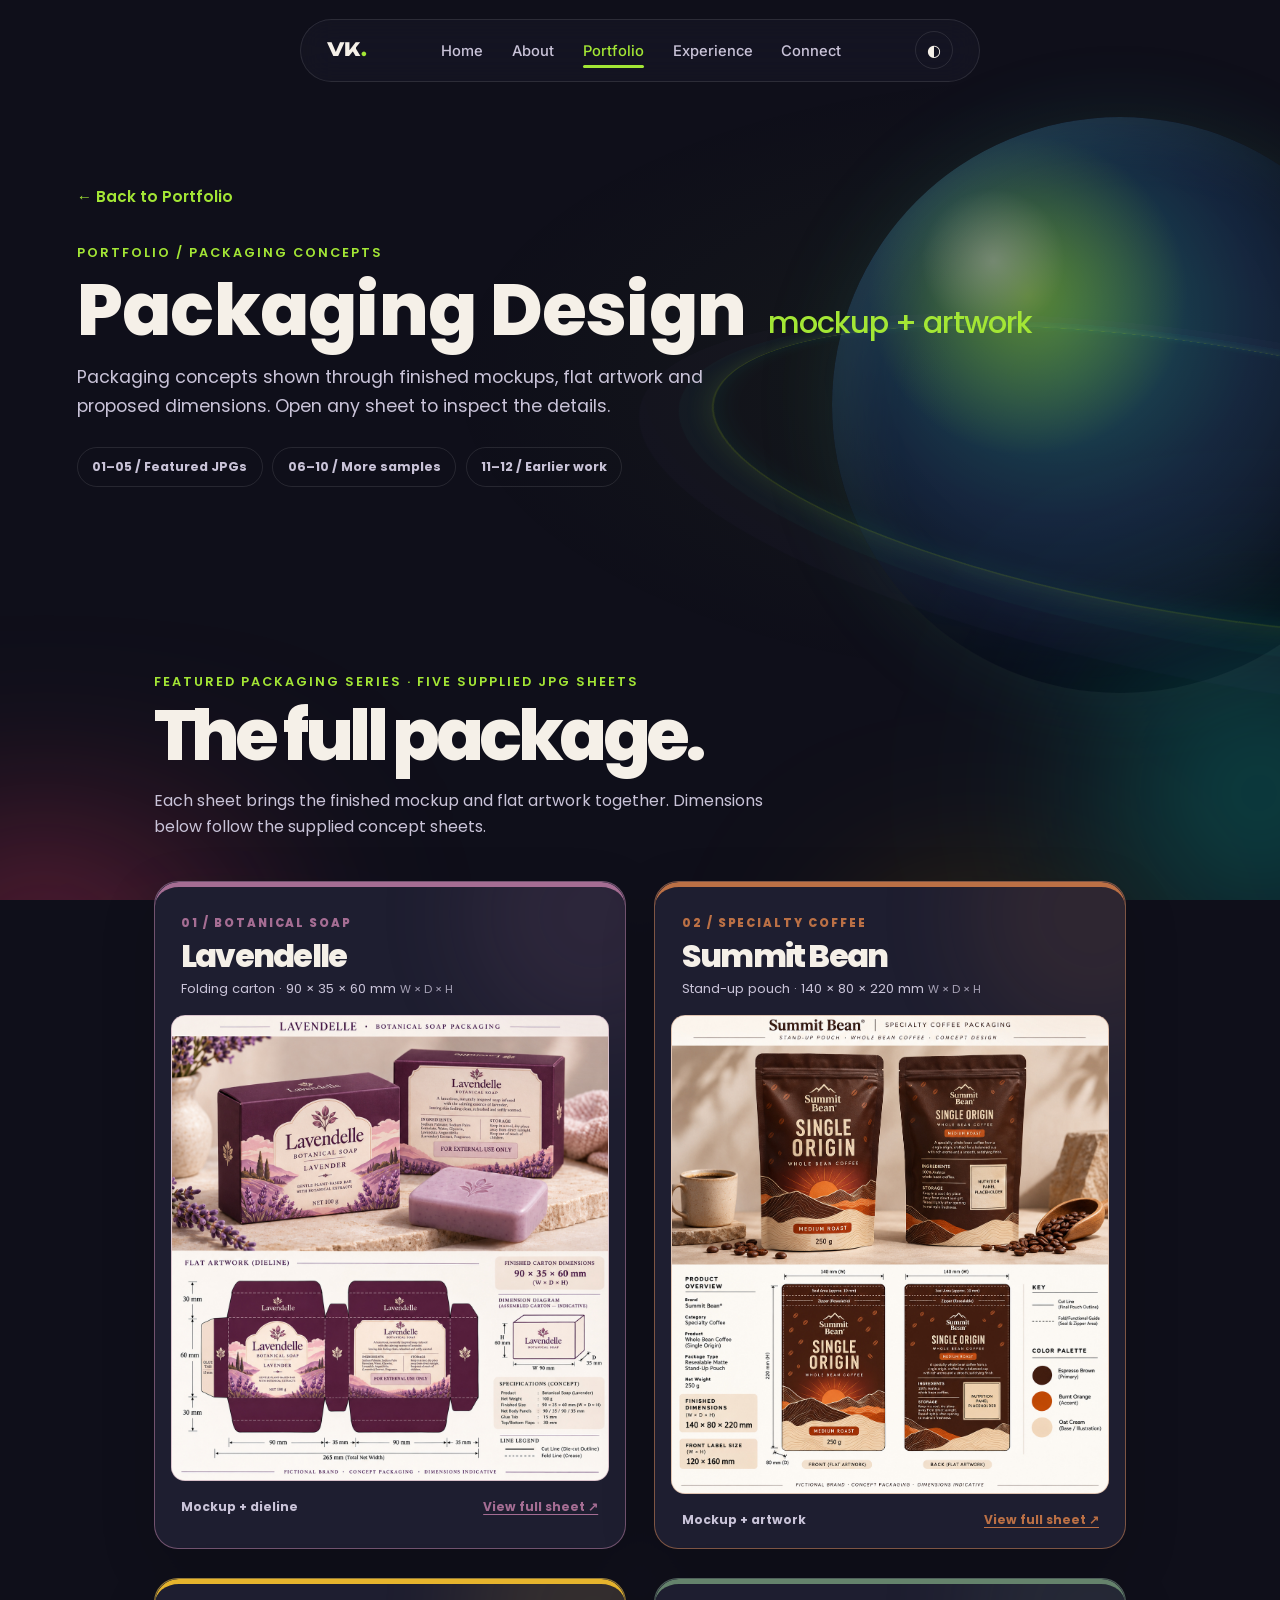
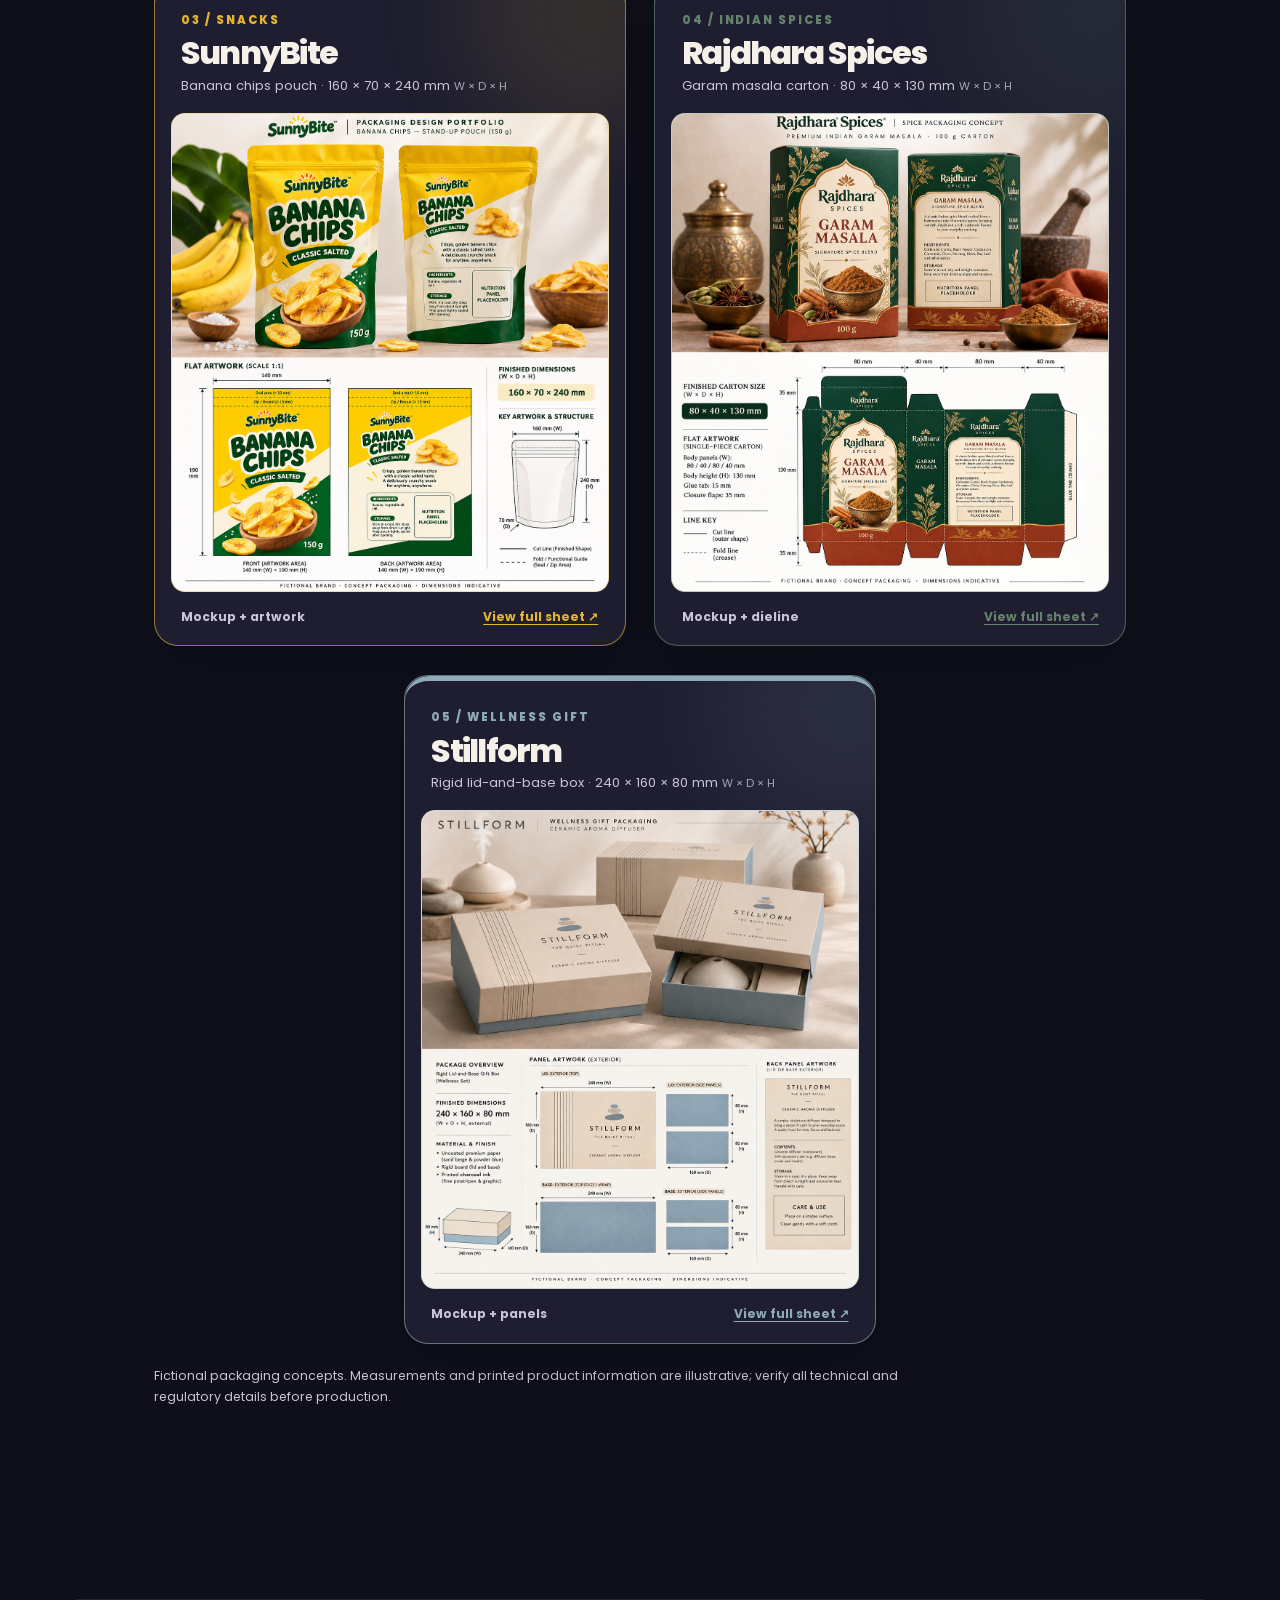
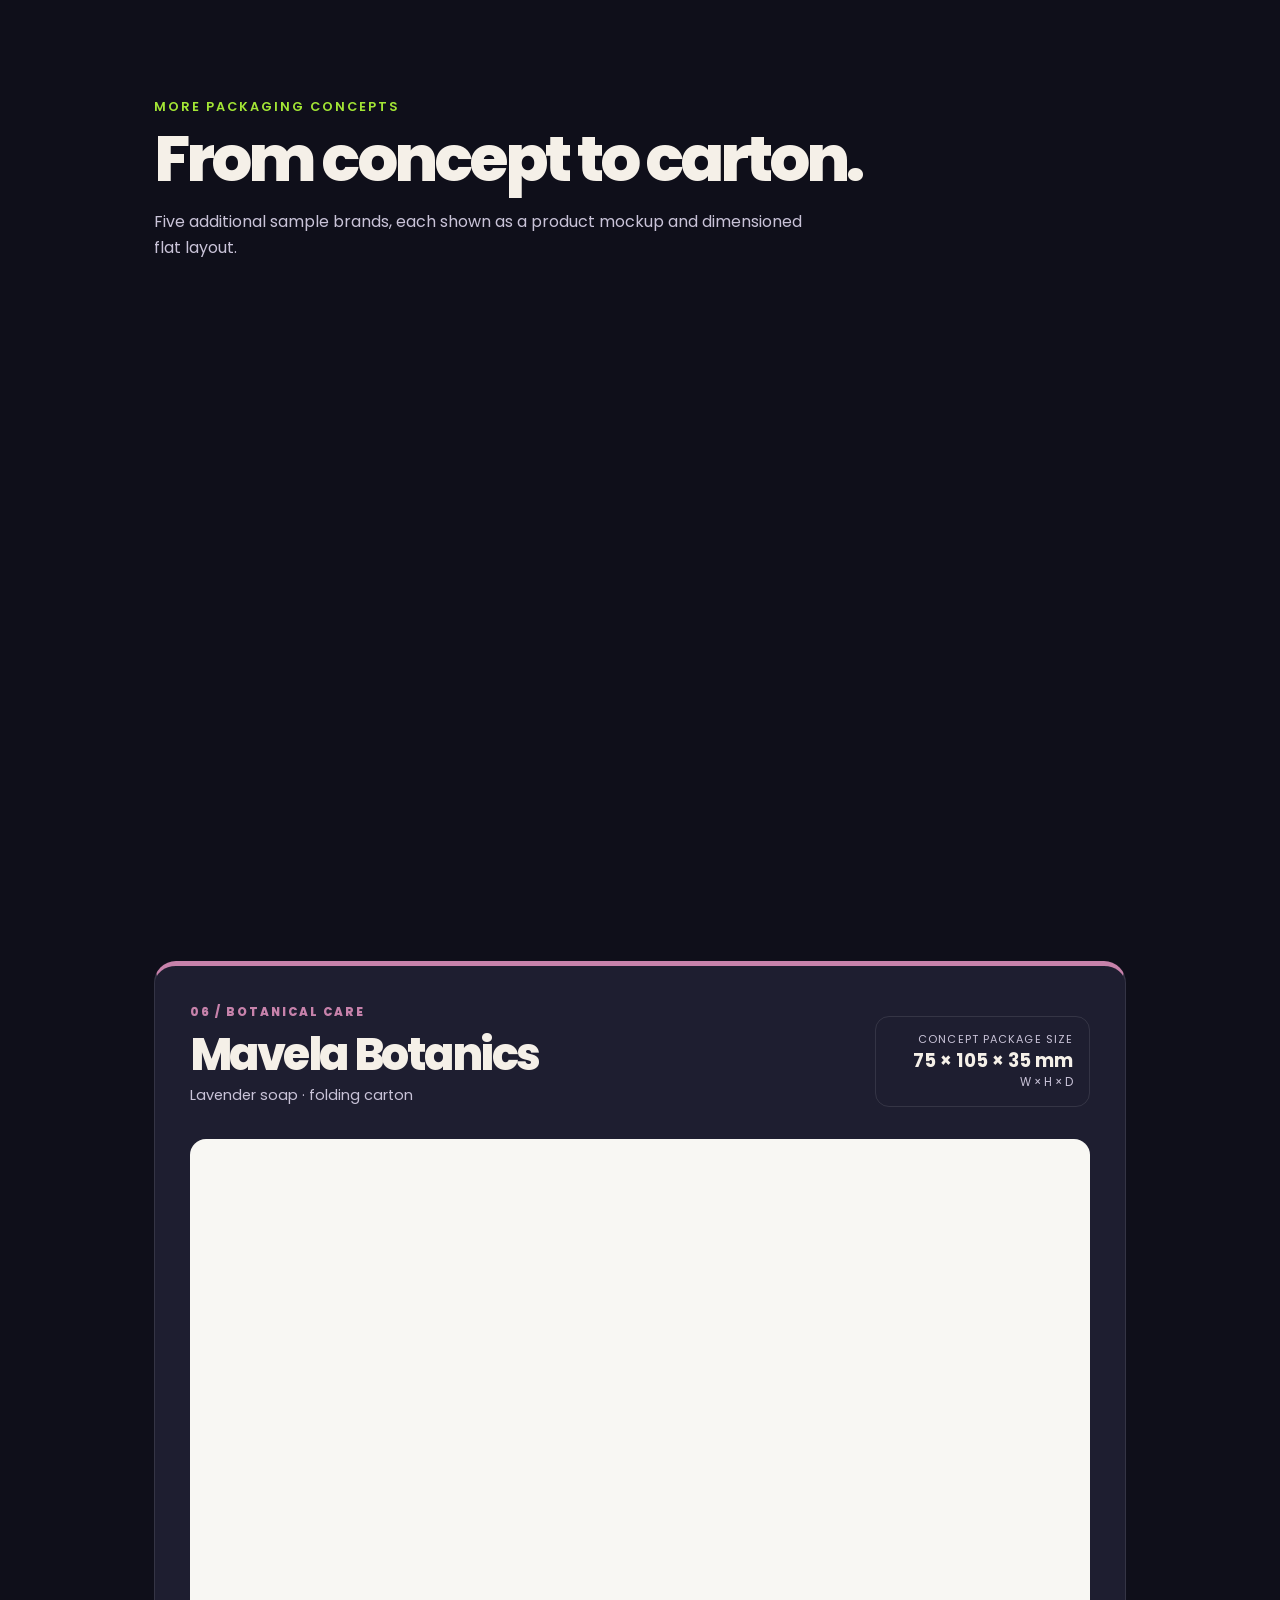
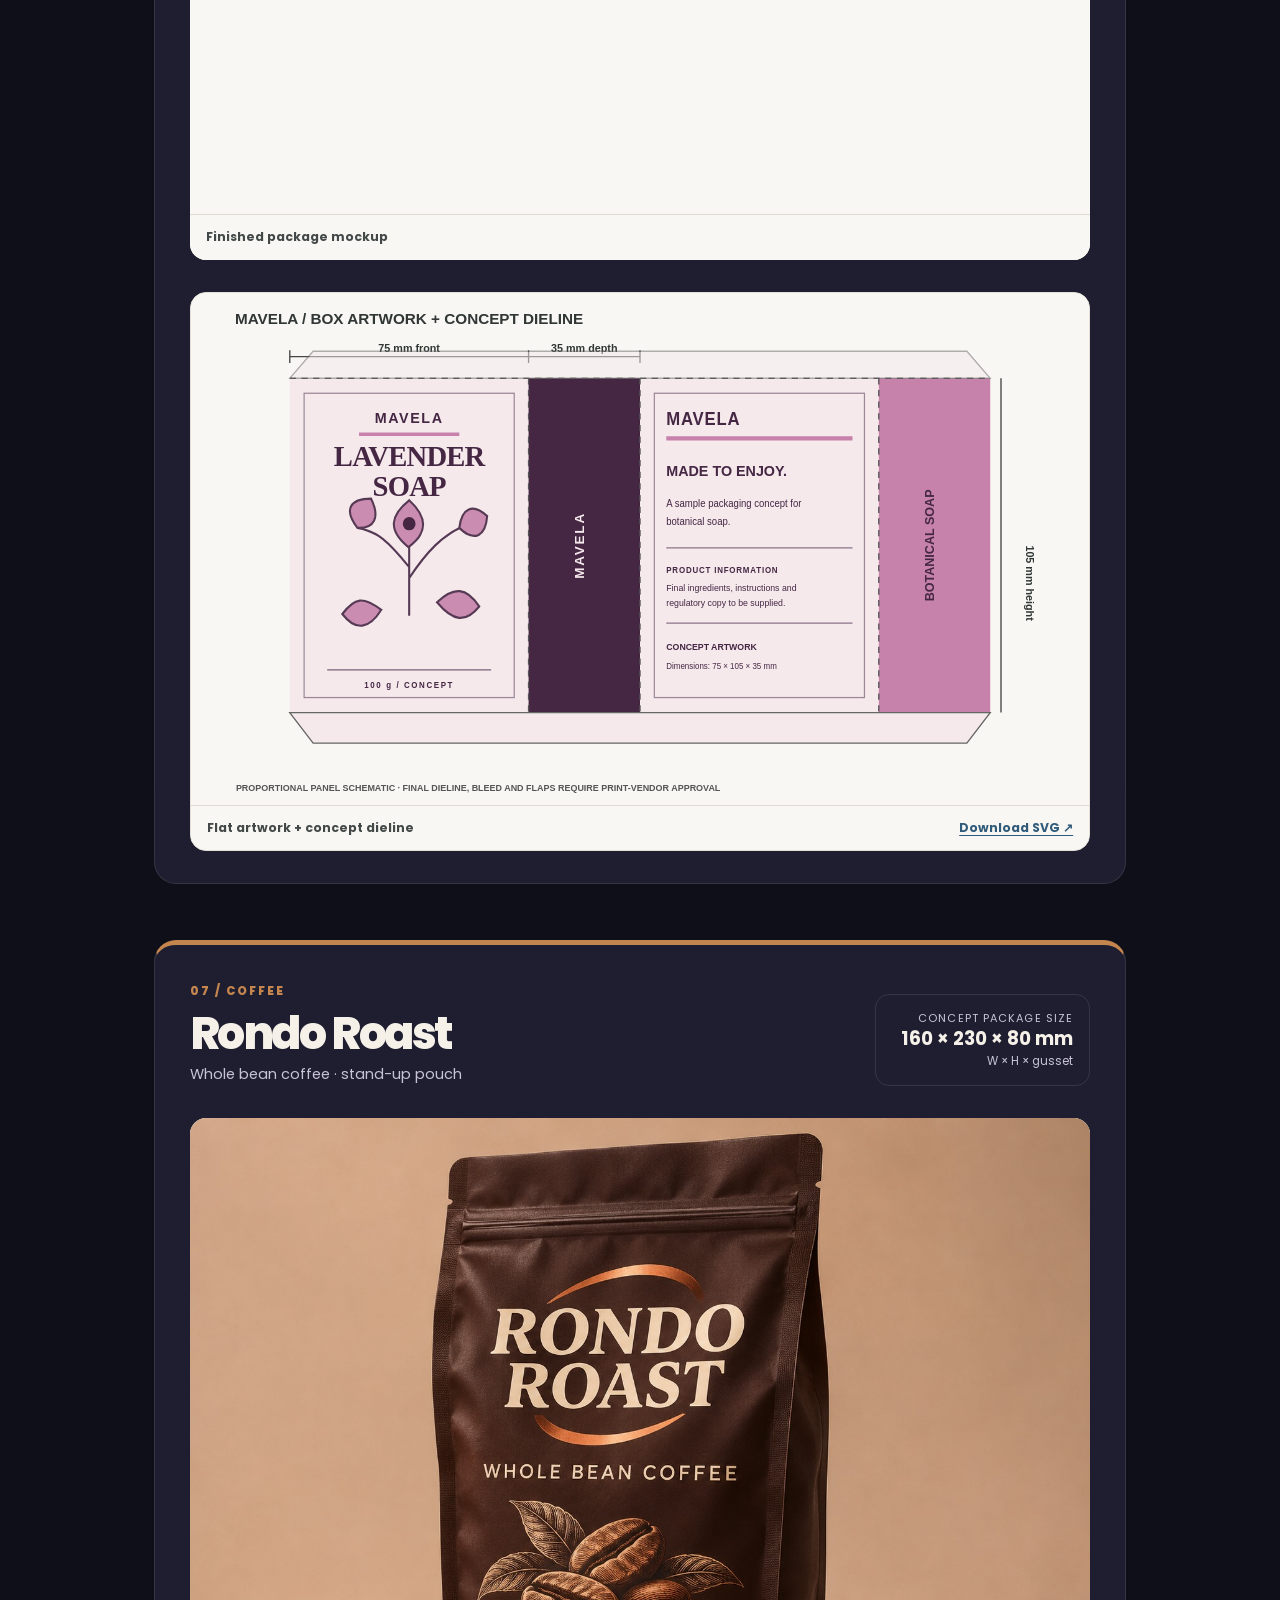
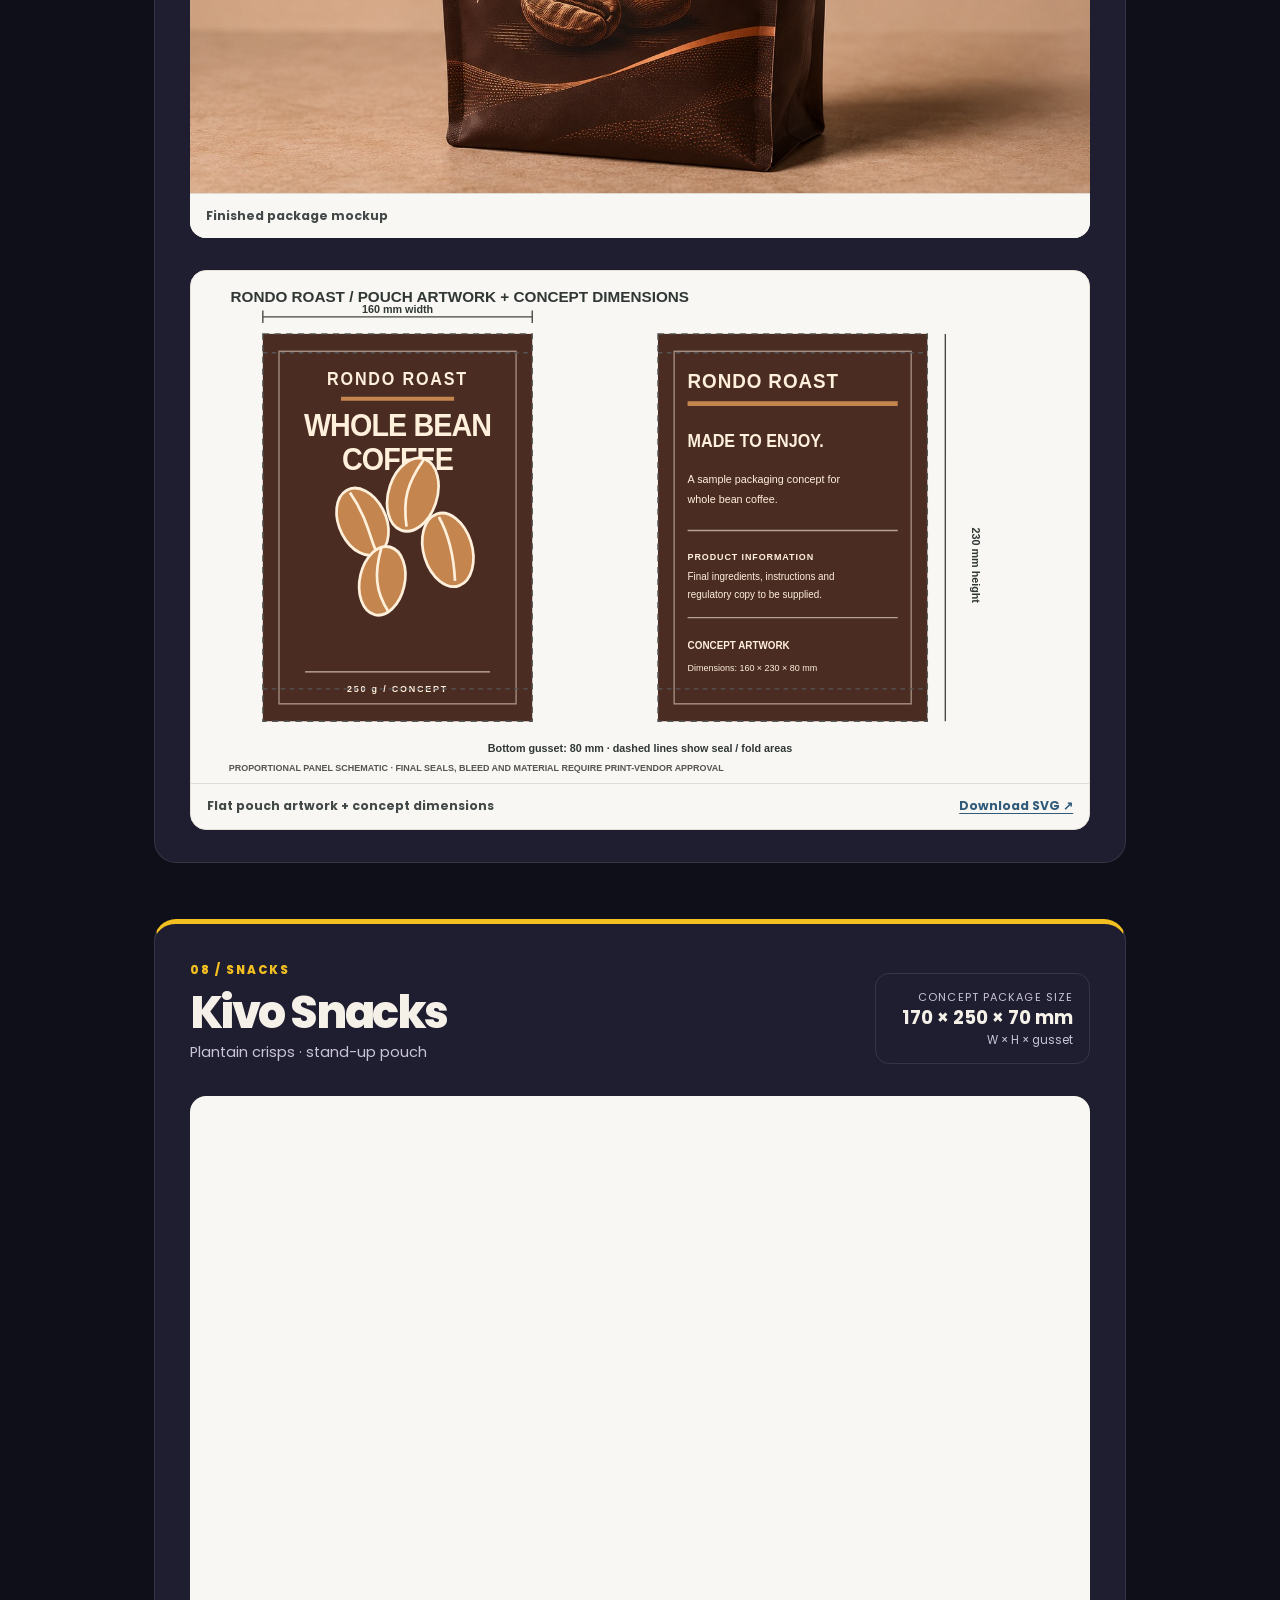
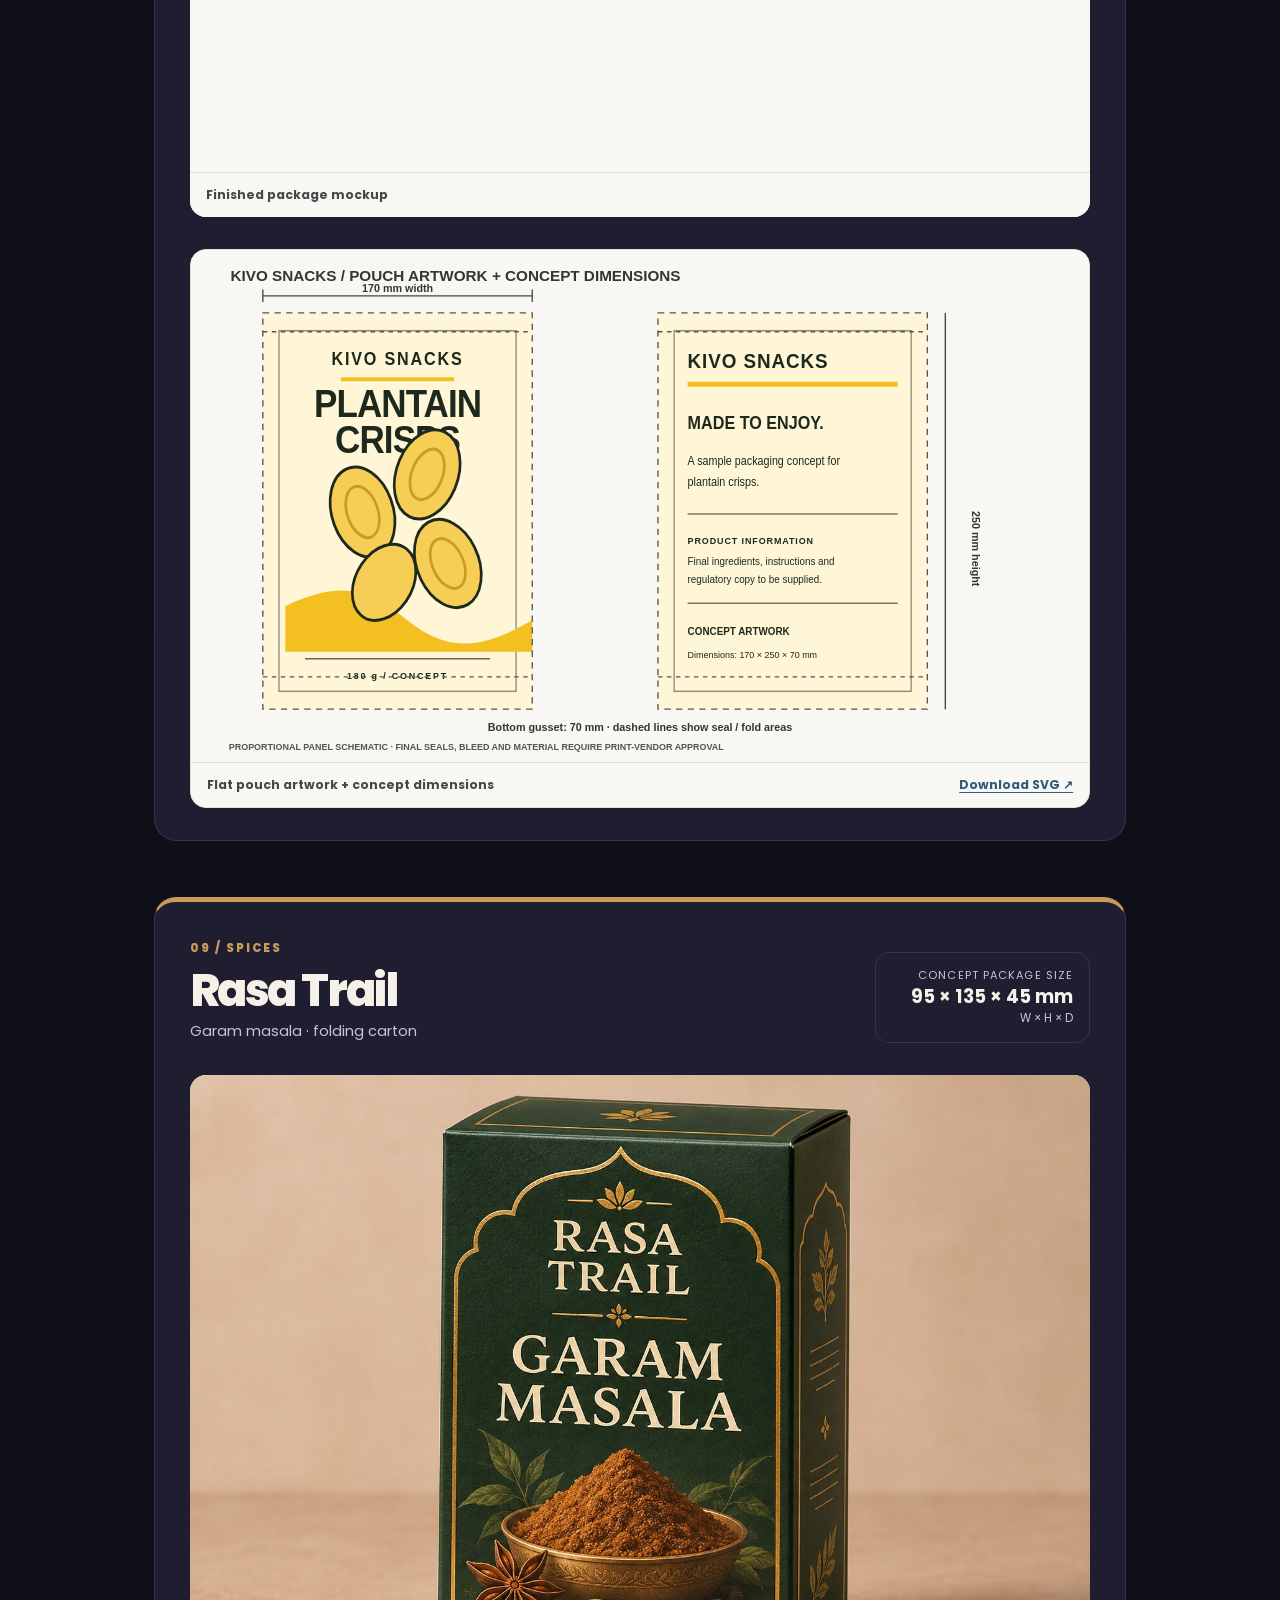
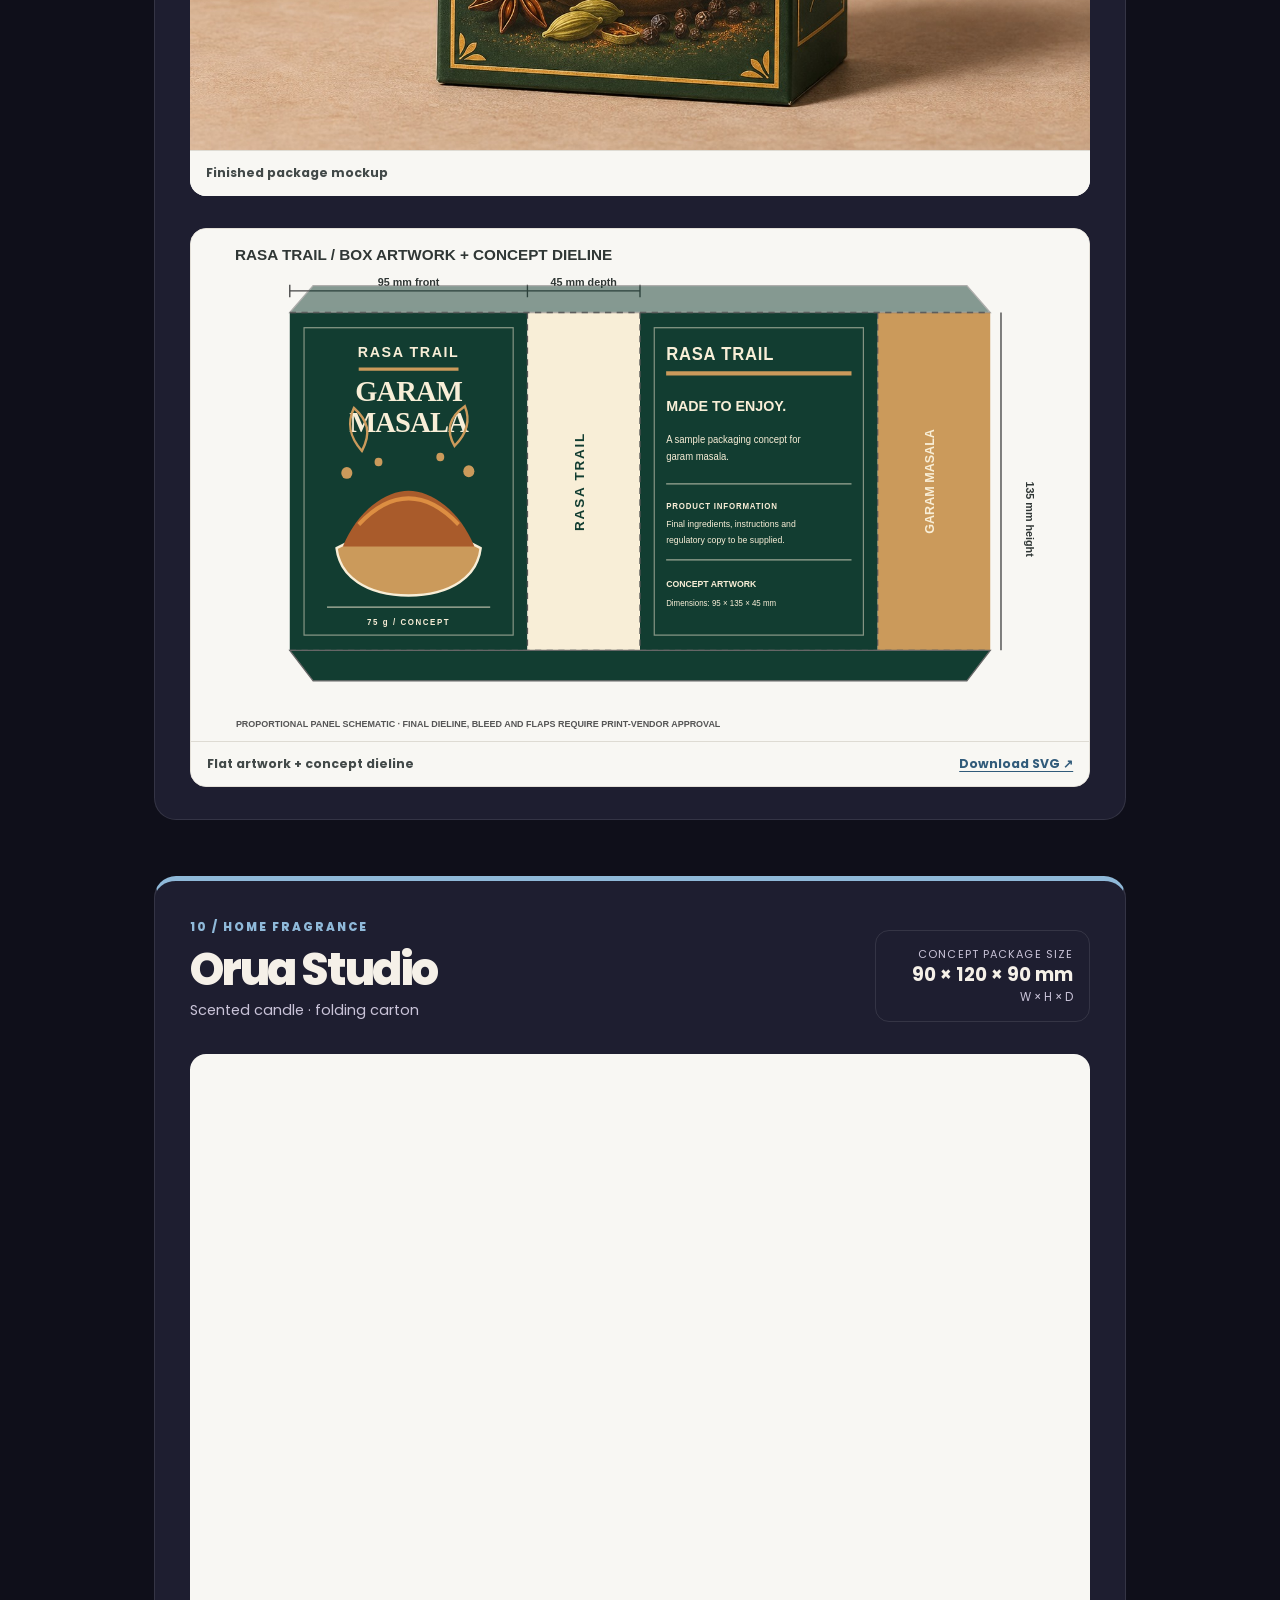
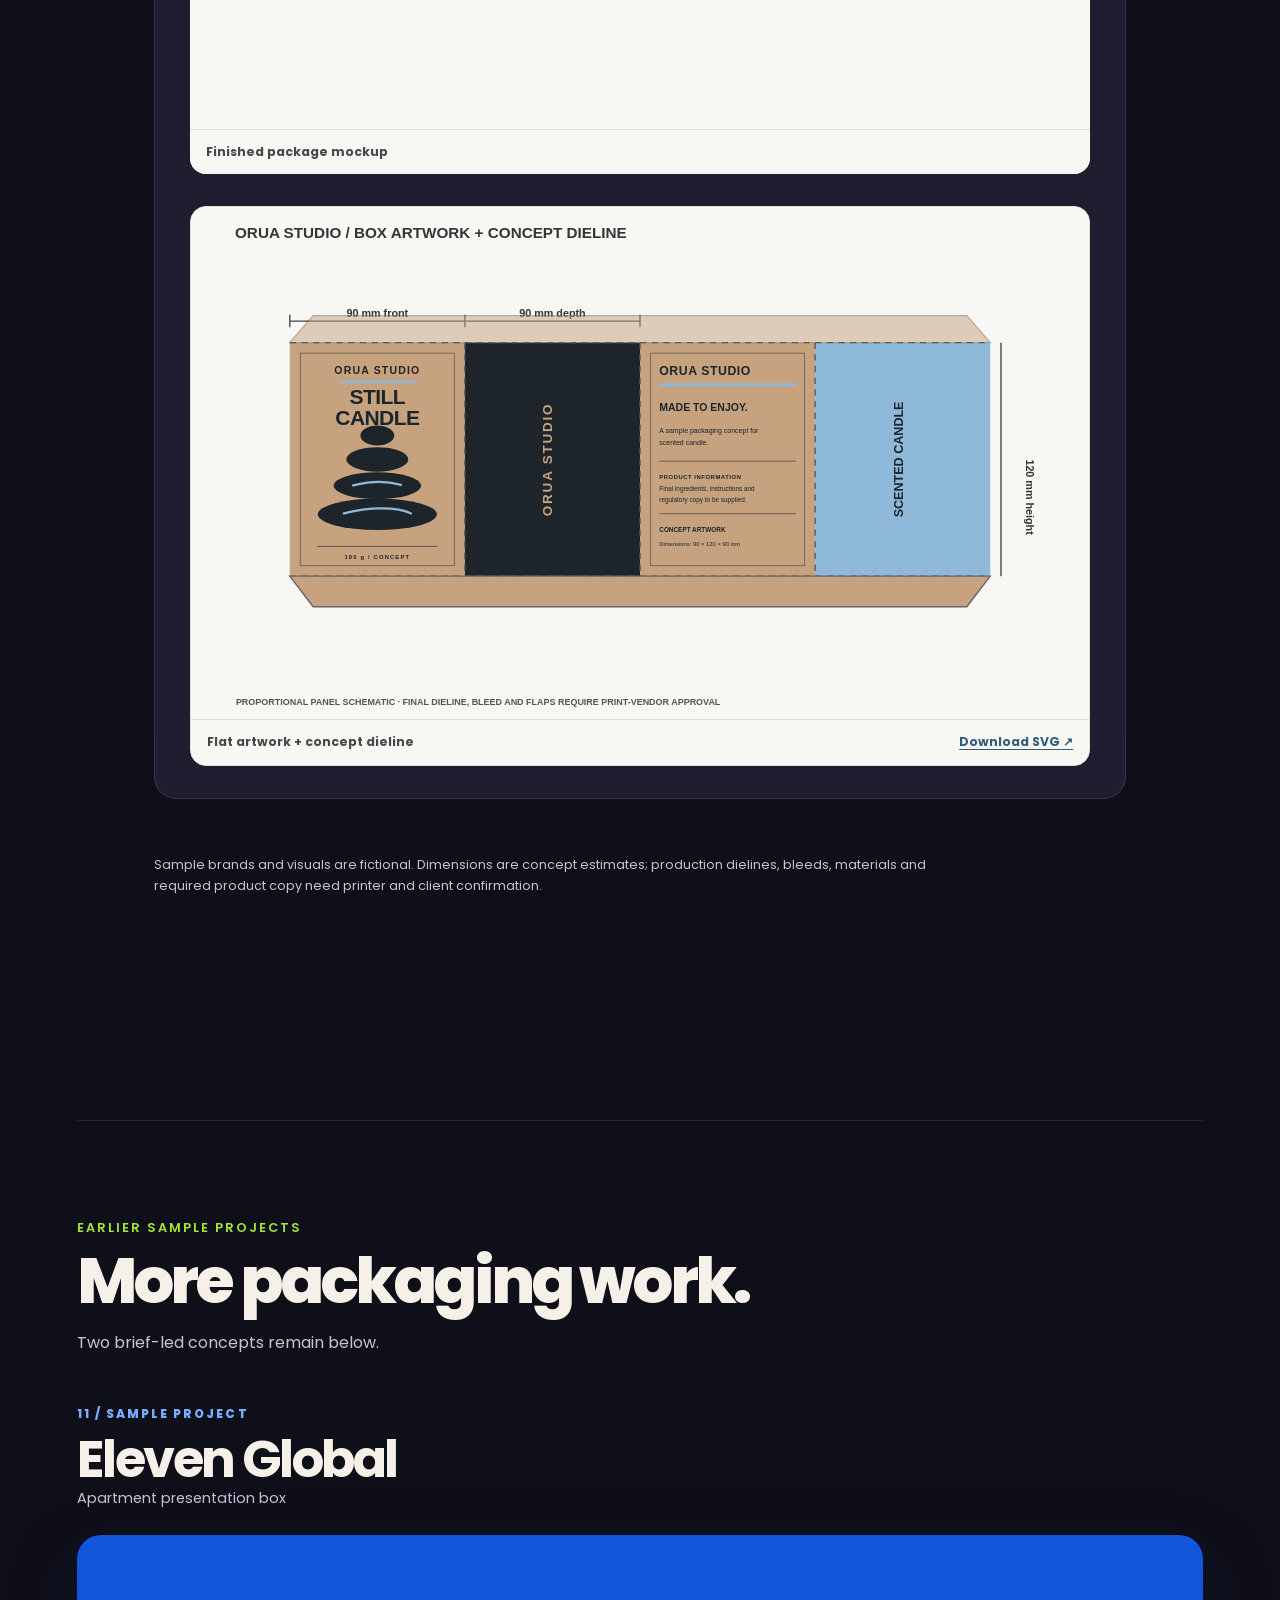
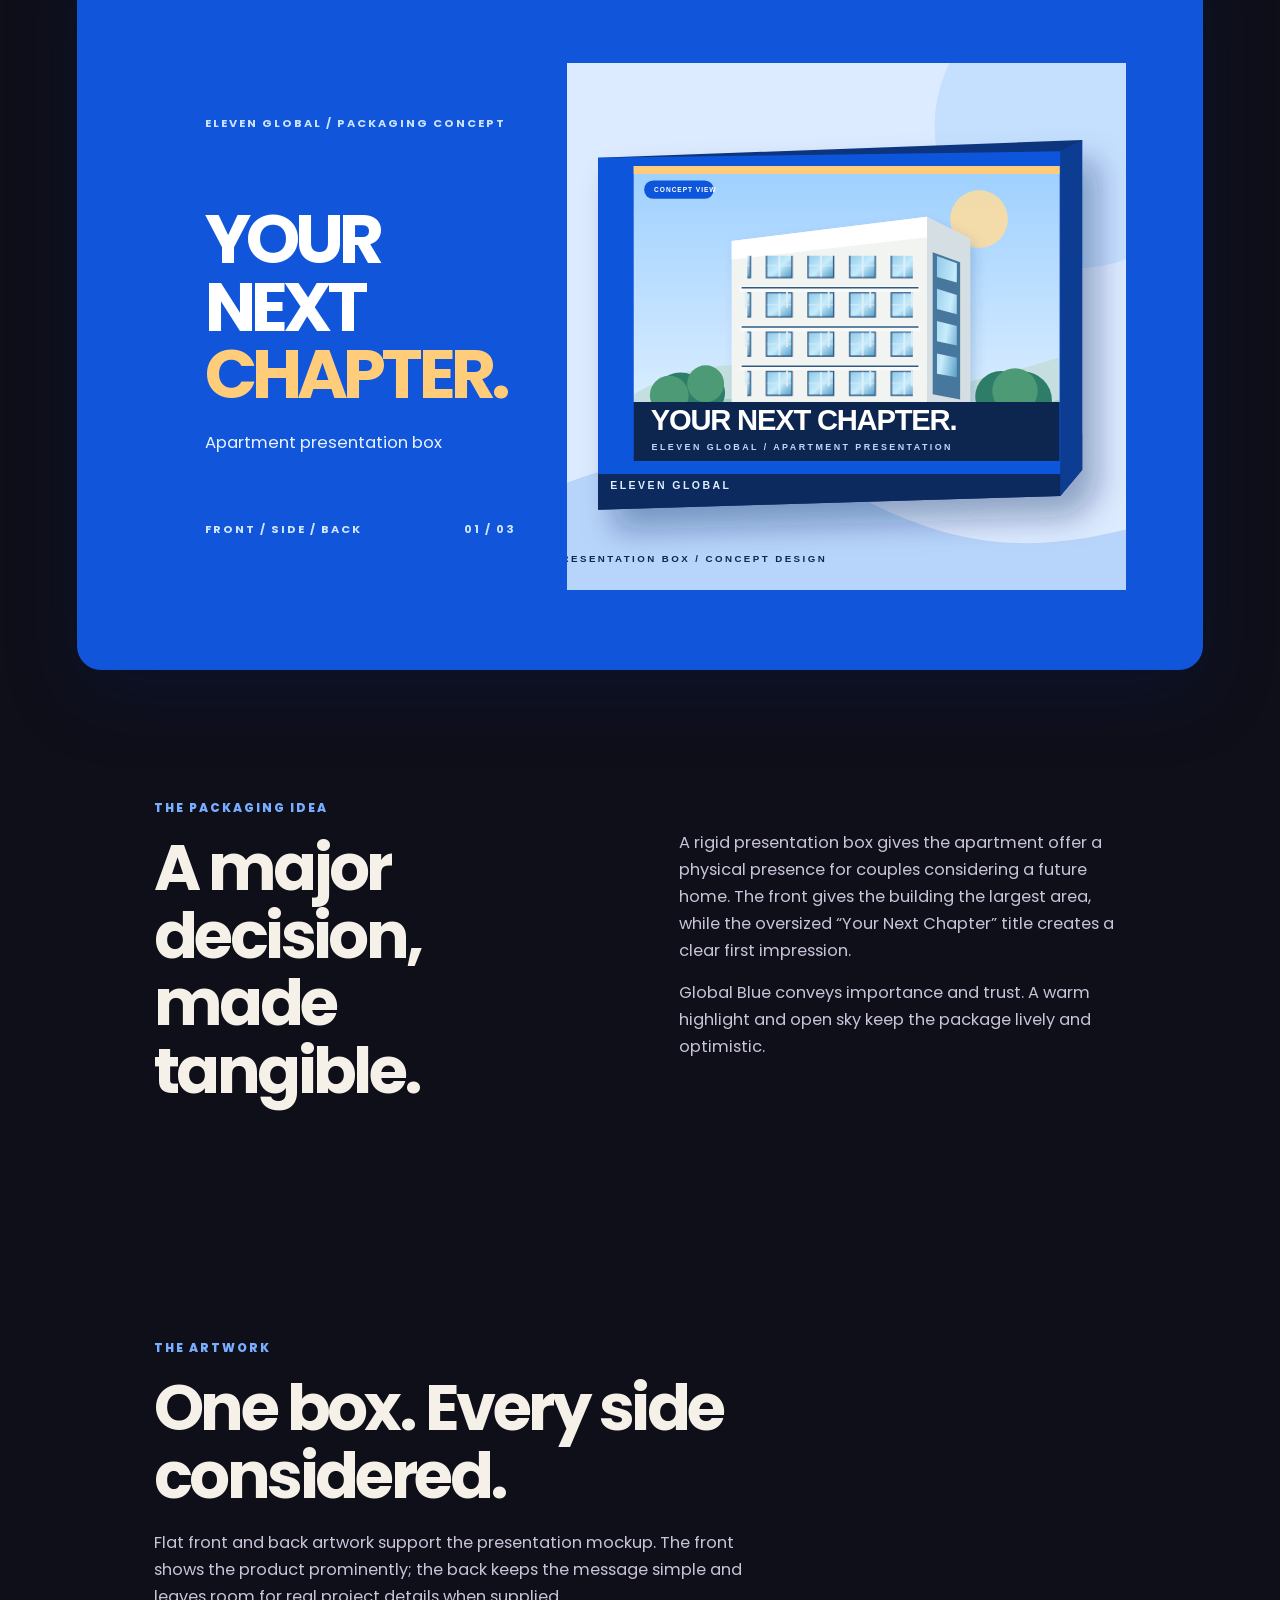
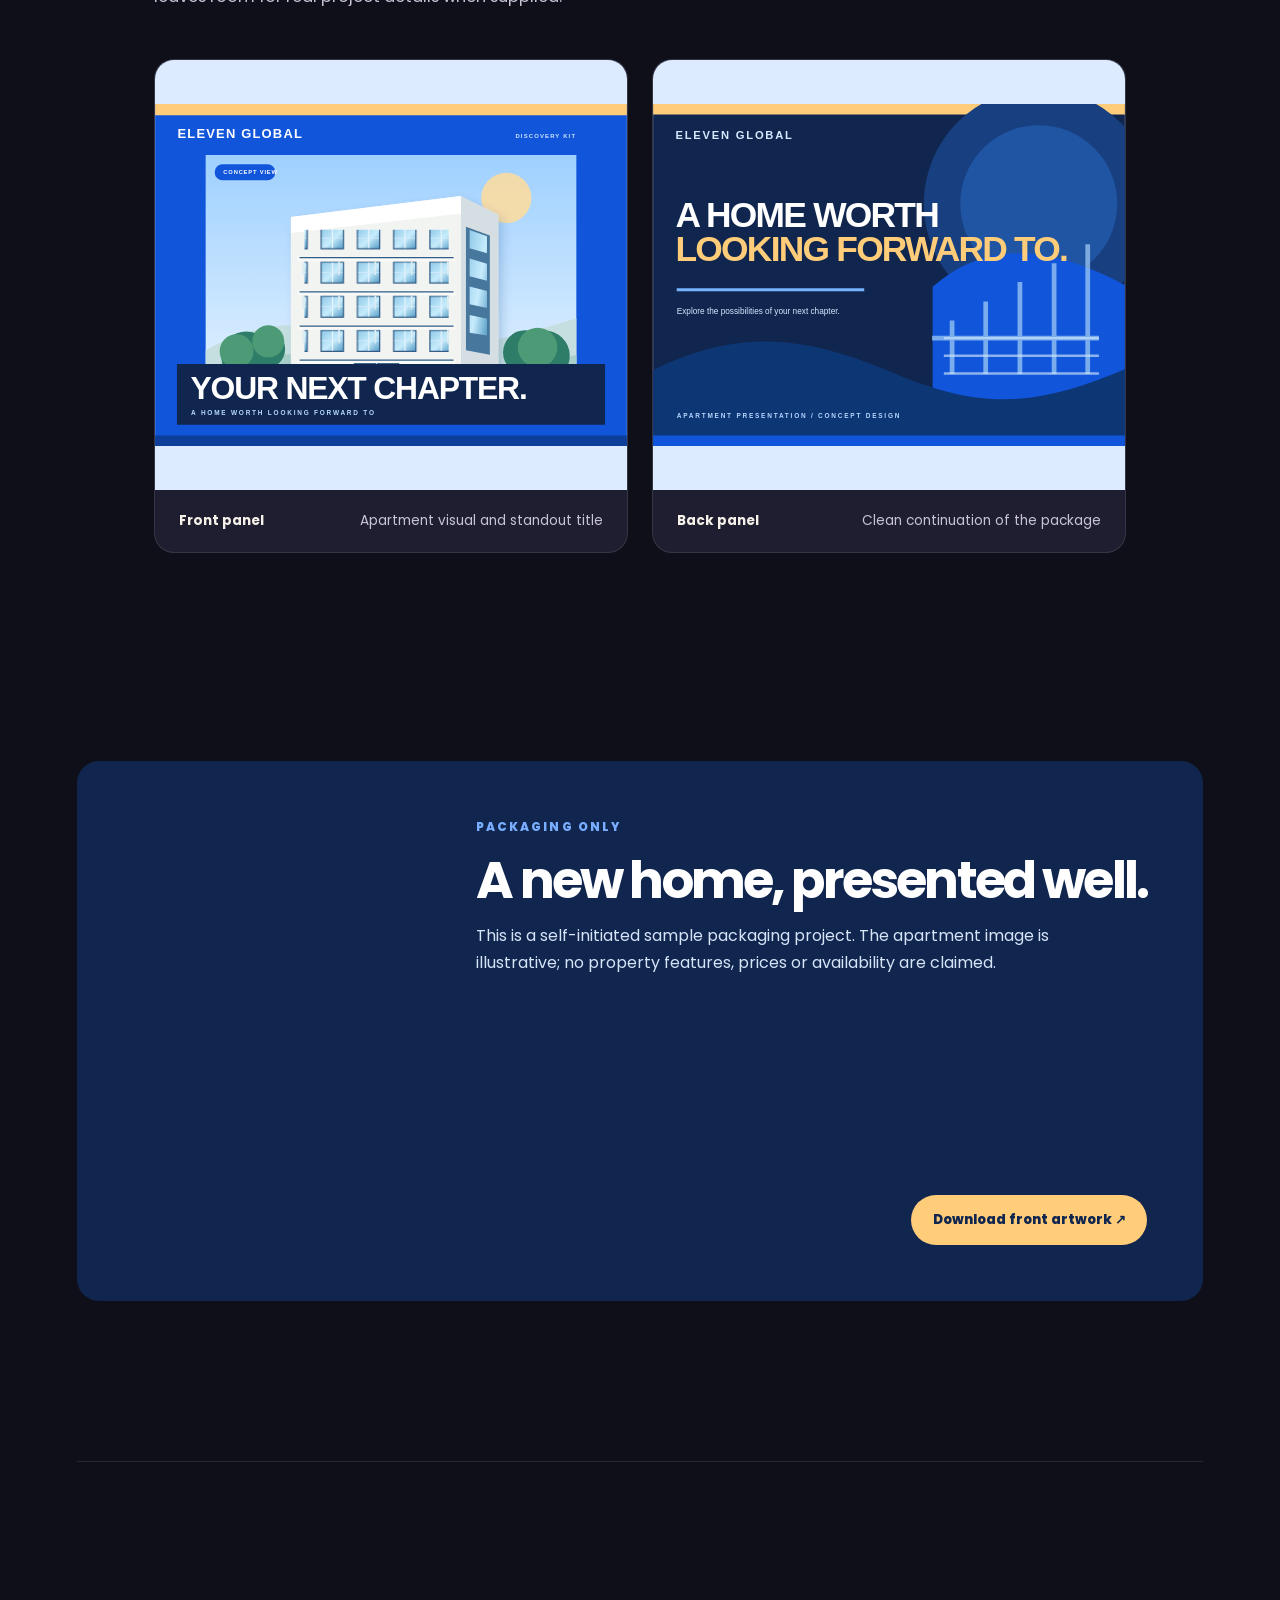
<file: packaging.html>
<!DOCTYPE html>
<html lang="en">
<head>
<meta charset="UTF-8">
<meta name="viewport" content="width=device-width, initial-scale=1.0">
<meta name="description" content="Packaging design portfolio by Vishal Kumar: JPG mockups, flat artwork, concept dimensions and sample projects.">
<title>Packaging Design — Vishal Kumar</title>
<link rel="preconnect" href="https://fonts.googleapis.com">
<link rel="preconnect" href="https://fonts.gstatic.com" crossorigin>
<link href="https://fonts.googleapis.com/css2?family=Bricolage+Grotesque:opsz,wght@12..96,400;12..96,600;12..96,800&family=Unbounded:wght@500;700;800&family=Caveat:wght@600;700&family=Inter:wght@400;500;600&family=Poppins:wght@400;500;600;700;800&display=swap" rel="stylesheet">
<link rel="stylesheet" href="styles.css">
<link rel="stylesheet" href="eleven-global.css">
<link rel="stylesheet" href="break-packaging.css">
<link rel="stylesheet" href="packaging-samples.css">
</head>
<body>
<div class="bg-blobs" aria-hidden="true"><div class="bg-blob b1"></div><div class="bg-blob b2"></div><div class="bg-blob b3"></div><div class="bg-blob b4"></div><div class="bg-blob b5"></div></div>
<nav><div class="logo funky">VK<span>.</span></div><ul class="nav-links"><li><a href="index.html">Home</a></li><li><a href="index.html#about">About</a></li><li><a href="index.html#portfolio" class="active">Portfolio</a></li><li><a href="index.html#experience">Experience</a></li><li><a href="index.html#connect">Connect</a></li></ul><button class="theme-toggle" id="themeBtn" aria-label="Toggle light and dark mode">◐</button></nav>
<main class="eg-page">
  <header class="page-header eg-intro"><a href="index.html#portfolio" class="back-link">← Back to Portfolio</a><p class="eyebrow">Portfolio / Packaging concepts</p><h1 class="fade-up">Packaging Design <span class="script-label">mockup + artwork</span></h1><p class="page-desc fade-up">Packaging concepts shown through finished mockups, flat artwork and proposed dimensions. Open any sheet to inspect the details.</p><div class="packaging-jump fade-up"><a href="#uploaded-series">01–05 / Featured JPGs</a><a href="#new-samples">06–10 / More samples</a><a href="#earlier-concepts">11–12 / Earlier work</a></div></header>
  <section class="uploaded-series" id="uploaded-series" aria-labelledby="uploaded-title">
    <div class="uploaded-intro fade-up"><p class="eyebrow">Featured packaging series · five supplied JPG sheets</p><h2 id="uploaded-title">The full package.</h2><p>Each sheet brings the finished mockup and flat artwork together. Dimensions below follow the supplied concept sheets.</p></div>
    <div class="uploaded-grid">
      <article class="uploaded-card fade-up" style="--frame:#A56D93;--frame-delay:0ms" aria-labelledby="lavendelle-title"><div class="uploaded-card-top"><span>01 / BOTANICAL SOAP</span><h3 id="lavendelle-title">Lavendelle</h3><p>Folding carton · 90 × 35 × 60 mm <small>W × D × H</small></p></div><a class="uploaded-frame" href="assets/packaging-uploaded/Lavendelle-Soap-Packaging.jpg" target="_blank" rel="noopener" aria-label="Open the full Lavendelle packaging sheet"><img src="assets/packaging-uploaded/Lavendelle-Soap-Packaging.jpg" alt="Lavendelle soap packaging mockup, flat dieline, dimensions and specifications" width="1216" height="1294" loading="lazy" decoding="async"></a><div class="uploaded-card-foot"><span>Mockup + dieline</span><a href="assets/packaging-uploaded/Lavendelle-Soap-Packaging.jpg" target="_blank" rel="noopener">View full sheet ↗</a></div></article>
      <article class="uploaded-card fade-up" style="--frame:#BB7045;--frame-delay:90ms" aria-labelledby="summit-title"><div class="uploaded-card-top"><span>02 / SPECIALTY COFFEE</span><h3 id="summit-title">Summit Bean</h3><p>Stand-up pouch · 140 × 80 × 220 mm <small>W × D × H</small></p></div><a class="uploaded-frame" href="assets/packaging-uploaded/Summit-Bean-Coffee-Packaging.jpg" target="_blank" rel="noopener" aria-label="Open the full Summit Bean packaging sheet"><img src="assets/packaging-uploaded/Summit-Bean-Coffee-Packaging.jpg" alt="Summit Bean coffee pouch front and back mockups, flat artwork and dimensions" width="1199" height="1312" loading="lazy" decoding="async"></a><div class="uploaded-card-foot"><span>Mockup + artwork</span><a href="assets/packaging-uploaded/Summit-Bean-Coffee-Packaging.jpg" target="_blank" rel="noopener">View full sheet ↗</a></div></article>
      <article class="uploaded-card fade-up" style="--frame:#E6B42D;--frame-delay:0ms" aria-labelledby="sunny-title"><div class="uploaded-card-top"><span>03 / SNACKS</span><h3 id="sunny-title">SunnyBite</h3><p>Banana chips pouch · 160 × 70 × 240 mm <small>W × D × H</small></p></div><a class="uploaded-frame" href="assets/packaging-uploaded/SunnyBite-Banana-Chips-Packaging.jpg" target="_blank" rel="noopener" aria-label="Open the full SunnyBite packaging sheet"><img src="assets/packaging-uploaded/SunnyBite-Banana-Chips-Packaging.jpg" alt="SunnyBite banana chips pouch mockups, flat artwork and size diagrams" width="1199" height="1312" loading="lazy" decoding="async"></a><div class="uploaded-card-foot"><span>Mockup + artwork</span><a href="assets/packaging-uploaded/SunnyBite-Banana-Chips-Packaging.jpg" target="_blank" rel="noopener">View full sheet ↗</a></div></article>
      <article class="uploaded-card fade-up" style="--frame:#65836C;--frame-delay:90ms" aria-labelledby="rajdhara-title"><div class="uploaded-card-top"><span>04 / INDIAN SPICES</span><h3 id="rajdhara-title">Rajdhara Spices</h3><p>Garam masala carton · 80 × 40 × 130 mm <small>W × D × H</small></p></div><a class="uploaded-frame" href="assets/packaging-uploaded/Rajdhara-Spices-Packaging.jpg" target="_blank" rel="noopener" aria-label="Open the full Rajdhara Spices packaging sheet"><img src="assets/packaging-uploaded/Rajdhara-Spices-Packaging.jpg" alt="Rajdhara Spices carton mockup, flat dieline and finished dimensions" width="1199" height="1312" loading="lazy" decoding="async"></a><div class="uploaded-card-foot"><span>Mockup + dieline</span><a href="assets/packaging-uploaded/Rajdhara-Spices-Packaging.jpg" target="_blank" rel="noopener">View full sheet ↗</a></div></article>
      <article class="uploaded-card fade-up" style="--frame:#8EA9B7;--frame-delay:0ms" aria-labelledby="stillform-title"><div class="uploaded-card-top"><span>05 / WELLNESS GIFT</span><h3 id="stillform-title">Stillform</h3><p>Rigid lid-and-base box · 240 × 160 × 80 mm <small>W × D × H</small></p></div><a class="uploaded-frame" href="assets/packaging-uploaded/Stillform-Wellness-Packaging.jpg" target="_blank" rel="noopener" aria-label="Open the full Stillform packaging sheet"><img src="assets/packaging-uploaded/Stillform-Wellness-Packaging.jpg" alt="Stillform wellness gift box mockup, exterior panels and dimensions" width="1199" height="1312" loading="lazy" decoding="async"></a><div class="uploaded-card-foot"><span>Mockup + panels</span><a href="assets/packaging-uploaded/Stillform-Wellness-Packaging.jpg" target="_blank" rel="noopener">View full sheet ↗</a></div></article>
    </div>
    <p class="uploaded-note">Fictional packaging concepts. Measurements and printed product information are illustrative; verify all technical and regulatory details before production.</p>
  </section>
  <section class="pkg-collection" id="new-samples" aria-labelledby="pkg-collection-title">
    <div class="pkg-collection-head fade-up"><p class="eyebrow">More packaging concepts</p><h2 id="pkg-collection-title">From concept to carton.</h2><p>Five additional sample brands, each shown as a product mockup and dimensioned flat layout.</p></div>
    <figure class="pkg-showcase-photo fade-up"><img src="assets/packaging-samples/showcase-photo.jpg" alt="Studio lineup of five sample packages: Mavela soap, Rondo Roast coffee, Kivo plantain crisps, Rasa Trail spice and Orua Studio candle" width="1672" height="941" fetchpriority="high"><figcaption>Five packaging concepts · studio showcase</figcaption></figure>
    <article class="pkg-card fade-up" style="--pkg-accent:#C782AB" aria-labelledby="mavela-title">
      <div class="pkg-card-head"><div><span class="pkg-index">06 / BOTANICAL CARE</span><h3 id="mavela-title">Mavela Botanics</h3><p>Lavender soap · folding carton</p></div><div class="pkg-size"><small>Concept package size</small><strong>75 × 105 × 35 mm</strong><span>W × H × D</span></div></div>
      <figure class="pkg-mockup"><img src="assets/packaging-samples/mavela-photo.jpg" alt="Mavela Botanics lavender soap carton mockup in blush and plum" width="1448" height="1086" loading="lazy" decoding="async"><figcaption>Finished package mockup</figcaption></figure>
      <figure class="pkg-dieline"><img src="assets/packaging-samples/mavela-dieline.svg" alt="Mavela soap carton front, side and back artwork with concept dimensions" loading="lazy"><figcaption>Flat artwork + concept dieline <a href="assets/packaging-samples/mavela-dieline.svg" download>Download SVG ↗</a></figcaption></figure>
    </article>
    <article class="pkg-card fade-up" style="--pkg-accent:#C4854E" aria-labelledby="rondo-title">
      <div class="pkg-card-head"><div><span class="pkg-index">07 / COFFEE</span><h3 id="rondo-title">Rondo Roast</h3><p>Whole bean coffee · stand-up pouch</p></div><div class="pkg-size"><small>Concept package size</small><strong>160 × 230 × 80 mm</strong><span>W × H × gusset</span></div></div>
      <figure class="pkg-mockup"><img src="assets/packaging-samples/rondo-photo.jpg" alt="Rondo Roast whole bean coffee pouch mockup in espresso brown" width="1448" height="1086" loading="lazy" decoding="async"><figcaption>Finished package mockup</figcaption></figure>
      <figure class="pkg-dieline"><img src="assets/packaging-samples/rondo-dieline.svg" alt="Rondo Roast pouch front and back artwork with width, height and gusset dimensions" loading="lazy"><figcaption>Flat pouch artwork + concept dimensions <a href="assets/packaging-samples/rondo-dieline.svg" download>Download SVG ↗</a></figcaption></figure>
    </article>
    <article class="pkg-card fade-up" style="--pkg-accent:#F3BF21" aria-labelledby="kivo-title">
      <div class="pkg-card-head"><div><span class="pkg-index">08 / SNACKS</span><h3 id="kivo-title">Kivo Snacks</h3><p>Plantain crisps · stand-up pouch</p></div><div class="pkg-size"><small>Concept package size</small><strong>170 × 250 × 70 mm</strong><span>W × H × gusset</span></div></div>
      <figure class="pkg-mockup"><img src="assets/packaging-samples/kivo-photo.jpg" alt="Kivo Snacks plantain crisps pouch mockup in cream and yellow" width="1448" height="1086" loading="lazy" decoding="async"><figcaption>Finished package mockup</figcaption></figure>
      <figure class="pkg-dieline"><img src="assets/packaging-samples/kivo-dieline.svg" alt="Kivo Snacks pouch front and back artwork with concept dimensions" loading="lazy"><figcaption>Flat pouch artwork + concept dimensions <a href="assets/packaging-samples/kivo-dieline.svg" download>Download SVG ↗</a></figcaption></figure>
    </article>
    <article class="pkg-card fade-up" style="--pkg-accent:#CB9A5B" aria-labelledby="rasa-title">
      <div class="pkg-card-head"><div><span class="pkg-index">09 / SPICES</span><h3 id="rasa-title">Rasa Trail</h3><p>Garam masala · folding carton</p></div><div class="pkg-size"><small>Concept package size</small><strong>95 × 135 × 45 mm</strong><span>W × H × D</span></div></div>
      <figure class="pkg-mockup"><img src="assets/packaging-samples/rasa-photo.jpg" alt="Rasa Trail garam masala carton mockup in forest green and gold" width="1448" height="1086" loading="lazy" decoding="async"><figcaption>Finished package mockup</figcaption></figure>
      <figure class="pkg-dieline"><img src="assets/packaging-samples/rasa-dieline.svg" alt="Rasa Trail spice carton front, side and back artwork with concept dimensions" loading="lazy"><figcaption>Flat artwork + concept dieline <a href="assets/packaging-samples/rasa-dieline.svg" download>Download SVG ↗</a></figcaption></figure>
    </article>
    <article class="pkg-card fade-up" style="--pkg-accent:#8FB9D9" aria-labelledby="orua-title">
      <div class="pkg-card-head"><div><span class="pkg-index">10 / HOME FRAGRANCE</span><h3 id="orua-title">Orua Studio</h3><p>Scented candle · folding carton</p></div><div class="pkg-size"><small>Concept package size</small><strong>90 × 120 × 90 mm</strong><span>W × H × D</span></div></div>
      <figure class="pkg-mockup"><img src="assets/packaging-samples/orua-photo.jpg" alt="Orua Studio scented candle carton mockup in tan and blue" width="1448" height="1086" loading="lazy" decoding="async"><figcaption>Finished package mockup</figcaption></figure>
      <figure class="pkg-dieline"><img src="assets/packaging-samples/orua-dieline.svg" alt="Orua Studio candle box front, side and back artwork with concept dimensions" loading="lazy"><figcaption>Flat artwork + concept dieline <a href="assets/packaging-samples/orua-dieline.svg" download>Download SVG ↗</a></figcaption></figure>
    </article>
    <p class="pkg-disclaimer">Sample brands and visuals are fictional. Dimensions are concept estimates; production dielines, bleeds, materials and required product copy need printer and client confirmation.</p>
  </section>
  <div class="pkg-earlier-head fade-up" id="earlier-concepts"><p class="eyebrow">Earlier sample projects</p><h2>More packaging work.</h2><p>Two brief-led concepts remain below.</p></div>
  <div class="eg-project-label fade-up" id="eleven-global"><span>11 / Sample project</span><h2>Eleven Global</h2><p>Apartment presentation box</p></div>
  <section class="eg-hero fade-up" aria-label="Eleven Global apartment box mockup"><div class="eg-hero-copy"><span class="eg-overline">ELEVEN GLOBAL / PACKAGING CONCEPT</span><h2>YOUR NEXT<br><em>CHAPTER.</em></h2><p>Apartment presentation box</p><div class="eg-hero-footer"><span>FRONT / SIDE / BACK</span><span>01 / 03</span></div></div><img src="assets/eleven-global/kit-mockup.svg" alt="Eleven Global blue apartment presentation box with a prominent building image and title"></section>
  <section class="eg-section eg-strategy fade-up" aria-labelledby="eg-approach-title"><div><p class="eg-kicker">The packaging idea</p><h2 id="eg-approach-title">A major decision,<br>made tangible.</h2></div><div><p>A rigid presentation box gives the apartment offer a physical presence for couples considering a future home. The front gives the building the largest area, while the oversized “Your Next Chapter” title creates a clear first impression.</p><p>Global Blue conveys importance and trust. A warm highlight and open sky keep the package lively and optimistic.</p></div></section>
  <section class="eg-section" aria-labelledby="eg-art-title"><div class="eg-section-head fade-up"><p class="eg-kicker">The artwork</p><h2 id="eg-art-title">One box. Every side considered.</h2><p>Flat front and back artwork support the presentation mockup. The front shows the product prominently; the back keeps the message simple and leaves room for real project details when supplied.</p></div><div class="eg-visual-grid fade-up"><figure class="eg-visual eg-front"><img src="assets/eleven-global/box-front.svg" alt="Eleven Global box front artwork with apartment illustration and large Your Next Chapter title"><figcaption><strong>Front panel</strong><span>Apartment visual and standout title</span></figcaption></figure><figure class="eg-visual eg-back"><img src="assets/eleven-global/box-back.svg" alt="Eleven Global blue box back artwork with an optimistic message and architectural lines"><figcaption><strong>Back panel</strong><span>Clean continuation of the package</span></figcaption></figure></div></section>
  <section class="eg-close fade-up" aria-labelledby="eg-close-title"><div><p class="eg-kicker">Packaging only</p><h2 id="eg-close-title">A new home, presented well.</h2><p>This is a self-initiated sample packaging project. The apartment image is illustrative; no property features, prices or availability are claimed.</p></div><a href="assets/eleven-global/box-front.svg" download>Download front artwork ↗</a></section>
  <section class="break-project" id="break" aria-labelledby="break-title">
    <div class="break-heading fade-up"><span>12 / Sample project</span><h2 id="break-title">Break<span>.</span></h2><p>Minimal packaging for a high school Italian curriculum, designed for millennial buyers. A warm grey paperboard box uses type alone to feel calm, clear and a little lively.</p></div>
    <figure class="break-mockup fade-up"><img src="assets/break/package-mockup.svg" alt="Break Italian curriculum paperboard box mockup in warm grey with typographic design and no imagery"><figcaption><strong>Packaging mockup</strong><span>Uncoated paperboard, grey ink and a small chartreuse accent</span></figcaption></figure>
    <div class="break-details fade-up"><div><h3>Simple by design.</h3><p>The box holds the curriculum set. Large “Italian” type makes the subject instantly clear, while a quiet support line reflects Break’s customer-service focus.</p></div><div><h3>Material direction.</h3><p>Proposed uncoated biodegradable paperboard, water-based ink and no plastic lamination. Final material claims depend on supplier verification.</p></div></div>
    <figure class="break-artwork fade-up"><img src="assets/break/package-artwork.svg" alt="Flat front, side and back panels of Break Italian curriculum package, made only with typography and geometric shapes"><figcaption><strong>Flat package artwork</strong><span>Front, spine and back panels · no photos or illustrations</span></figcaption></figure>
    <p class="break-note fade-up">Self-initiated sample packaging concept. <a href="assets/break/package-artwork.svg" download>Download package artwork SVG ↗</a></p>
  </section>
  <dialog class="uploaded-lightbox" id="uploadedLightbox" aria-labelledby="uploadedLightboxTitle"><button class="uploaded-lightbox-close" type="button" aria-label="Close image preview">×</button><img id="uploadedLightboxImage" alt=""><p id="uploadedLightboxTitle"></p></dialog>
</main>
<footer id="connect" style="padding:4rem 6% 3rem;"><div class="footer-inner fade-up"><p class="contact-meta">© 2026 <strong>Vishal Kumar</strong> — All rights reserved</p></div></footer>
<script src="script.js"></script>
<script src="packaging-gallery.js"></script>
</body>
</html>
</file>
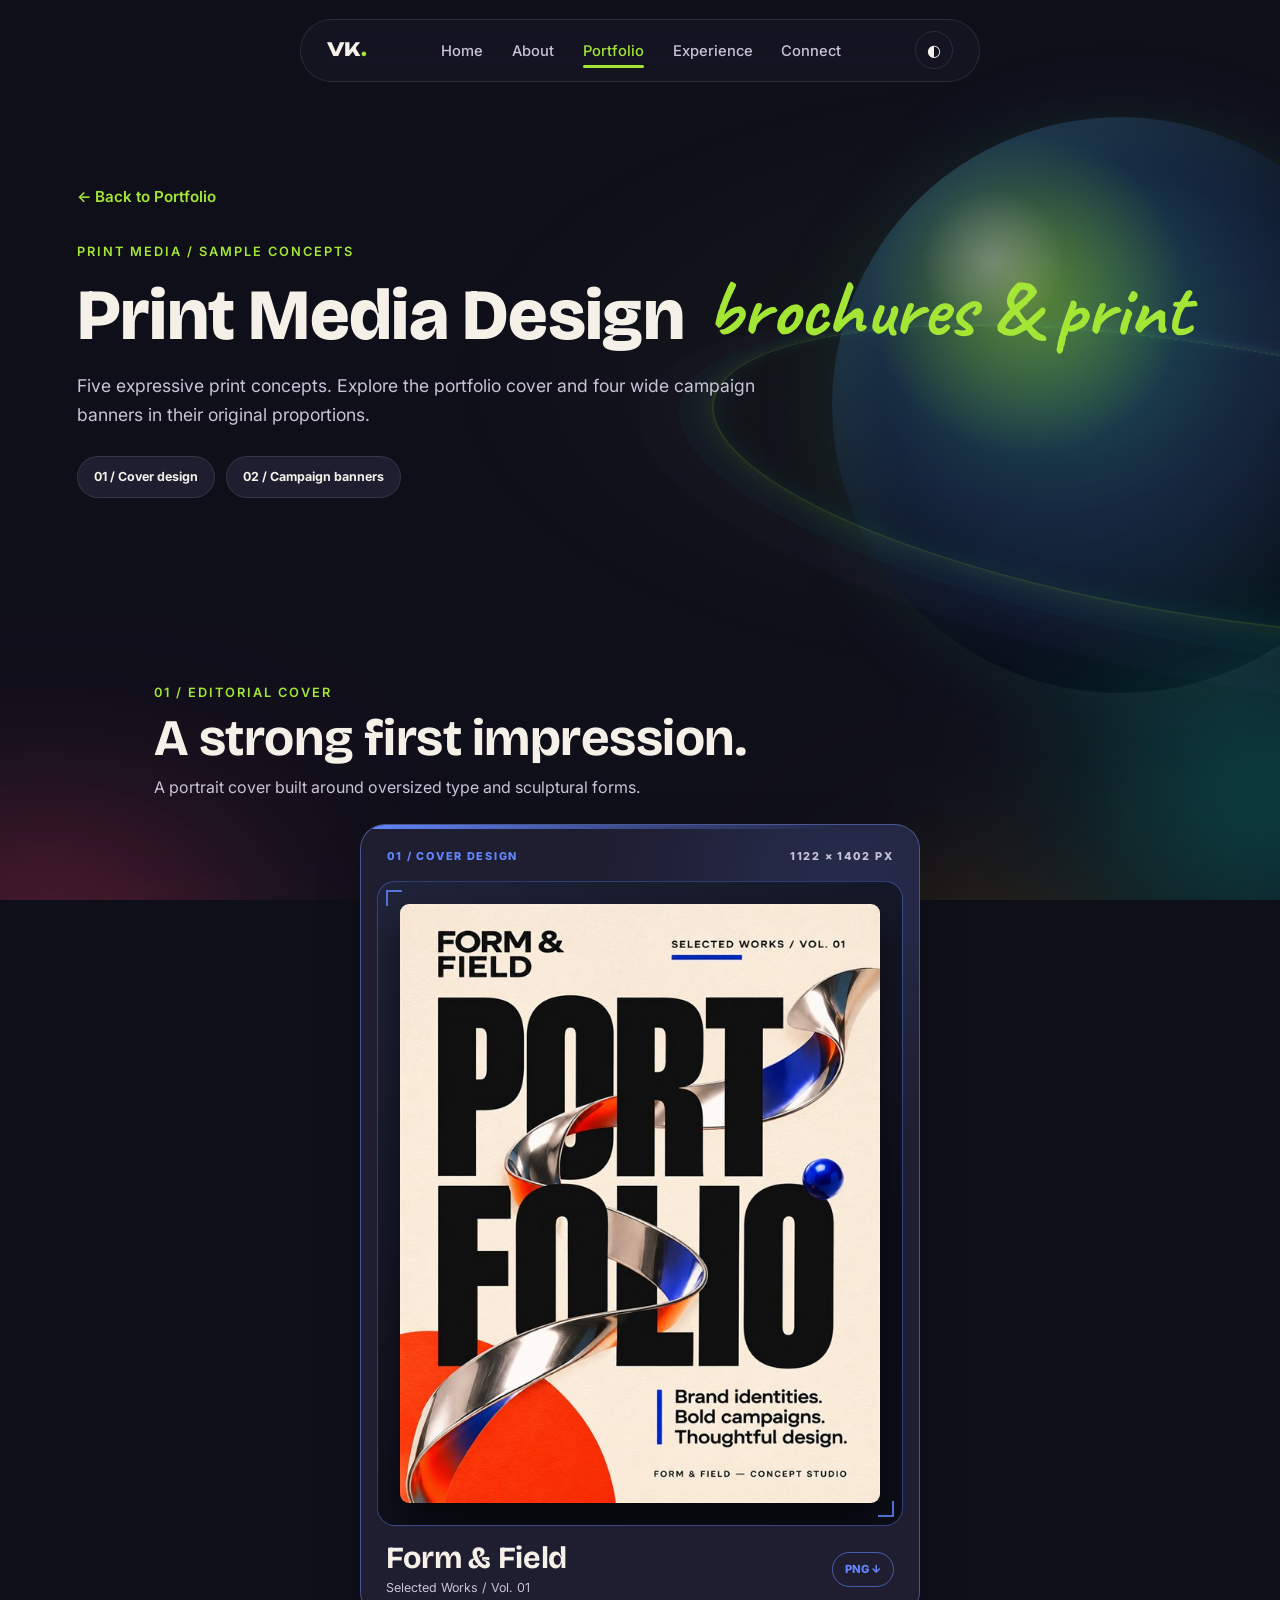
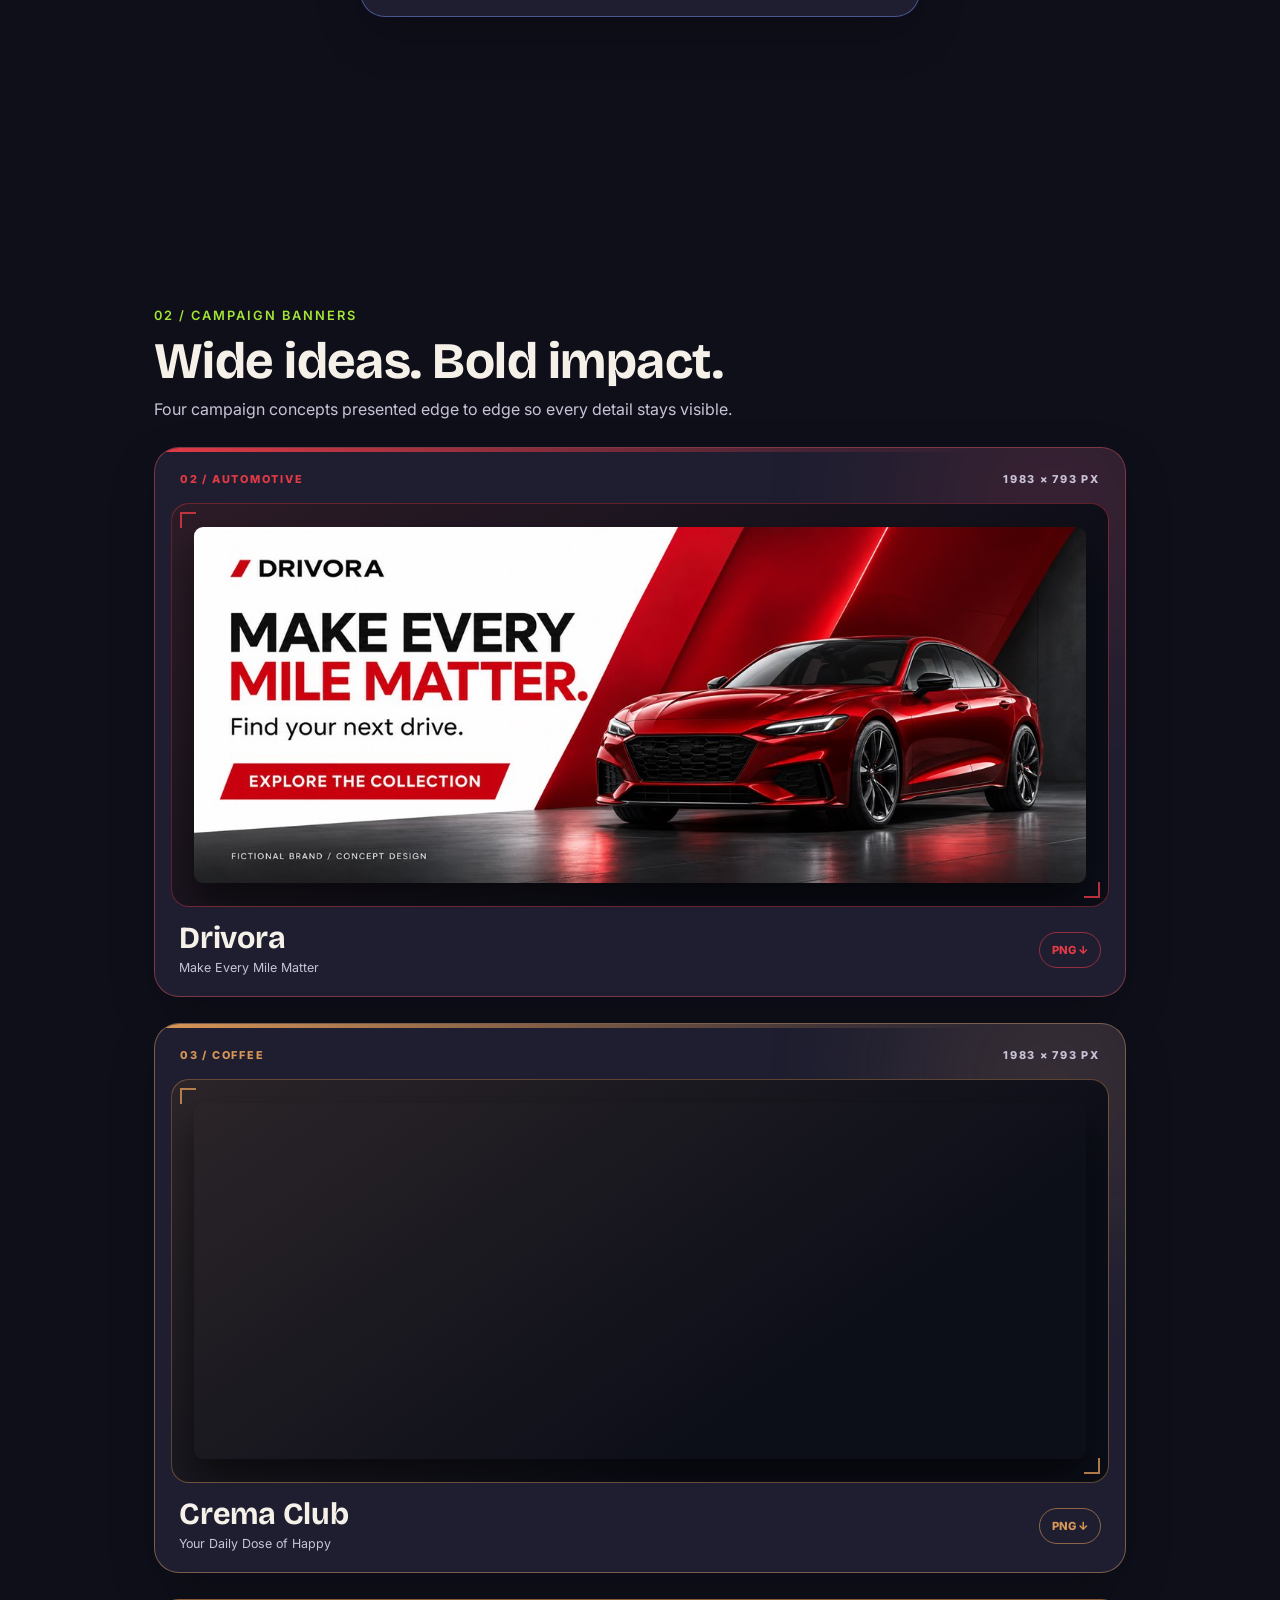
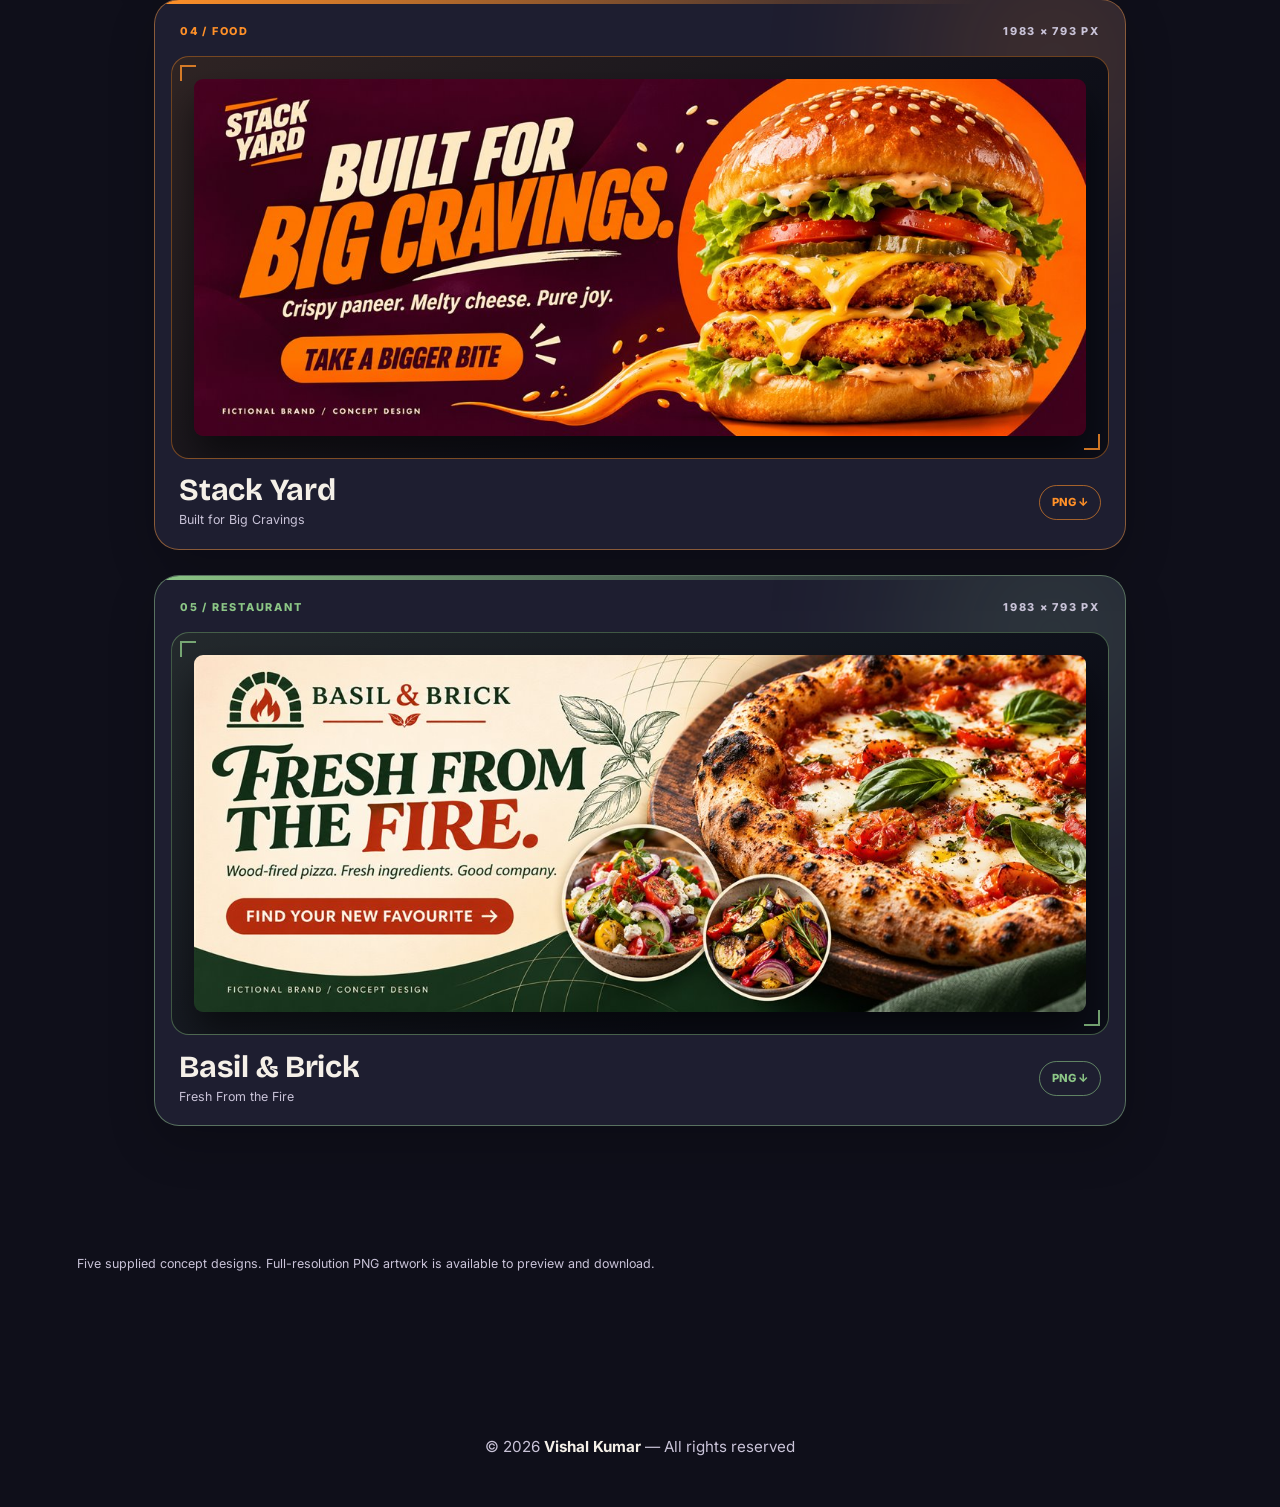
<file: print-media.html>
<!DOCTYPE html>
<html lang="en">
<head>
<meta charset="UTF-8">
<meta name="viewport" content="width=device-width, initial-scale=1.0">
<meta name="description" content="Five print media design concepts by Vishal Kumar: a portfolio cover and four campaign banners.">
<title>Print Media Design — Vishal Kumar</title>
<link rel="preconnect" href="https://fonts.googleapis.com"><link rel="preconnect" href="https://fonts.gstatic.com" crossorigin>
<link href="https://fonts.googleapis.com/css2?family=Bricolage+Grotesque:opsz,wght@12..96,400;12..96,600;12..96,800&family=Unbounded:wght@500;700;800&family=Caveat:wght@600;700&family=Inter:wght@400;500;600&display=swap" rel="stylesheet">
<link rel="stylesheet" href="styles.css"><link rel="stylesheet" href="print-media.css">
</head>
<body>
<div class="bg-blobs" aria-hidden="true"><div class="bg-blob b1"></div><div class="bg-blob b2"></div><div class="bg-blob b3"></div><div class="bg-blob b4"></div><div class="bg-blob b5"></div></div>
<nav><div class="logo funky">VK<span>.</span></div><ul class="nav-links"><li><a href="index.html">Home</a></li><li><a href="index.html#about">About</a></li><li><a href="index.html#portfolio" class="active">Portfolio</a></li><li><a href="index.html#experience">Experience</a></li><li><a href="index.html#connect">Connect</a></li></ul><button class="theme-toggle" id="themeBtn" aria-label="Toggle light and dark mode">◐</button></nav>
<main class="print-page">
<header class="page-header print-intro"><a href="index.html#portfolio" class="back-link">← Back to Portfolio</a><p class="eyebrow">Print media / Sample concepts</p><h1 class="fade-up">Print Media Design <span class="script-label">brochures &amp; print</span></h1><p class="page-desc fade-up">Five expressive print concepts. Explore the portfolio cover and four wide campaign banners in their original proportions.</p><div class="print-jump fade-up"><a href="#cover">01 / Cover design</a><a href="#banners">02 / Campaign banners</a></div></header>
<section class="print-section print-cover-section" id="cover" aria-labelledby="cover-heading"><div class="print-section-head fade-up"><p class="eyebrow">01 / Editorial cover</p><h2 id="cover-heading">A strong first impression.</h2><p>A portrait cover built around oversized type and sculptural forms.</p></div><article class="print-card print-cover-card fade-up" style="--accent:#6486ff;--delay:0ms" aria-labelledby="form-title"><div class="print-card-top"><span>01 / COVER DESIGN</span><span>1122 × 1402 PX</span></div><a class="print-image" href="assets/print-media/form-and-field-cover.png" target="_blank" rel="noopener" aria-label="Preview Form and Field cover"><img src="assets/print-media/thumbs/form-and-field-cover.jpg" alt="Form and Field portfolio cover with oversized black lettering and metallic ribbon" width="620" height="775" loading="lazy" decoding="async"></a><div class="print-card-foot"><div><h3 id="form-title">Form &amp; Field</h3><p>Selected Works / Vol. 01</p></div><a href="assets/print-media/form-and-field-cover.png" download aria-label="Download Form and Field cover PNG">PNG ↓</a></div></article></section>
<section class="print-section" id="banners" aria-labelledby="banners-heading"><div class="print-section-head fade-up"><p class="eyebrow">02 / Campaign banners</p><h2 id="banners-heading">Wide ideas. Bold impact.</h2><p>Four campaign concepts presented edge to edge so every detail stays visible.</p></div><div class="print-banner-grid">
<article class="print-card print-banner-card fade-up" style="--accent:#e33a45;--delay:0ms" aria-labelledby="drivora-title"><div class="print-card-top"><span>02 / AUTOMOTIVE</span><span>1983 × 793 PX</span></div><a class="print-image" href="assets/print-media/drivora-car-banner.png" target="_blank" rel="noopener" aria-label="Preview Drivora car banner"><img src="assets/print-media/thumbs/drivora-car-banner.jpg" alt="Drivora automotive banner with a red car and the headline Make Every Mile Matter" width="1200" height="480" loading="lazy" decoding="async"></a><div class="print-card-foot"><div><h3 id="drivora-title">Drivora</h3><p>Make Every Mile Matter</p></div><a href="assets/print-media/drivora-car-banner.png" download aria-label="Download Drivora banner PNG">PNG ↓</a></div></article>
<article class="print-card print-banner-card fade-up" style="--accent:#d89657;--delay:80ms" aria-labelledby="crema-title"><div class="print-card-top"><span>03 / COFFEE</span><span>1983 × 793 PX</span></div><a class="print-image" href="assets/print-media/crema-club-coffee-banner.png" target="_blank" rel="noopener" aria-label="Preview Crema Club coffee banner"><img src="assets/print-media/thumbs/crema-club-coffee-banner.jpg" alt="Crema Club coffee banner with iced coffee and the headline Your Daily Dose of Happy" width="1200" height="480" loading="lazy" decoding="async"></a><div class="print-card-foot"><div><h3 id="crema-title">Crema Club</h3><p>Your Daily Dose of Happy</p></div><a href="assets/print-media/crema-club-coffee-banner.png" download aria-label="Download Crema Club banner PNG">PNG ↓</a></div></article>
<article class="print-card print-banner-card fade-up" style="--accent:#ff9028;--delay:0ms" aria-labelledby="stack-title"><div class="print-card-top"><span>04 / FOOD</span><span>1983 × 793 PX</span></div><a class="print-image" href="assets/print-media/stack-yard-burger-banner.png" target="_blank" rel="noopener" aria-label="Preview Stack Yard burger banner"><img src="assets/print-media/thumbs/stack-yard-burger-banner.jpg" alt="Stack Yard burger banner with a large paneer burger and the headline Built for Big Cravings" width="1200" height="480" loading="lazy" decoding="async"></a><div class="print-card-foot"><div><h3 id="stack-title">Stack Yard</h3><p>Built for Big Cravings</p></div><a href="assets/print-media/stack-yard-burger-banner.png" download aria-label="Download Stack Yard banner PNG">PNG ↓</a></div></article>
<article class="print-card print-banner-card fade-up" style="--accent:#8cc686;--delay:80ms" aria-labelledby="basil-title"><div class="print-card-top"><span>05 / RESTAURANT</span><span>1983 × 793 PX</span></div><a class="print-image" href="assets/print-media/basil-and-brick-food-banner.png" target="_blank" rel="noopener" aria-label="Preview Basil and Brick food banner"><img src="assets/print-media/thumbs/basil-and-brick-food-banner.jpg" alt="Basil and Brick food banner with wood fired pizza and the headline Fresh From the Fire" width="1200" height="480" loading="lazy" decoding="async"></a><div class="print-card-foot"><div><h3 id="basil-title">Basil &amp; Brick</h3><p>Fresh From the Fire</p></div><a href="assets/print-media/basil-and-brick-food-banner.png" download aria-label="Download Basil and Brick banner PNG">PNG ↓</a></div></article>
</div></section>
<p class="print-note">Five supplied concept designs. Full-resolution PNG artwork is available to preview and download.</p>
<dialog class="print-lightbox" id="printLightbox" aria-labelledby="printLightboxTitle"><button class="print-lightbox-close" type="button" aria-label="Close print preview">×</button><img id="printLightboxImage" alt=""><p id="printLightboxTitle"></p></dialog>
</main>
<footer id="connect" style="padding:4rem 6% 3rem;"><div class="footer-inner fade-up"><p class="contact-meta">© 2026 <strong>Vishal Kumar</strong> — All rights reserved</p></div></footer>
<script src="script.js"></script><script src="print-gallery.js"></script>
</body>
</html>
</file>
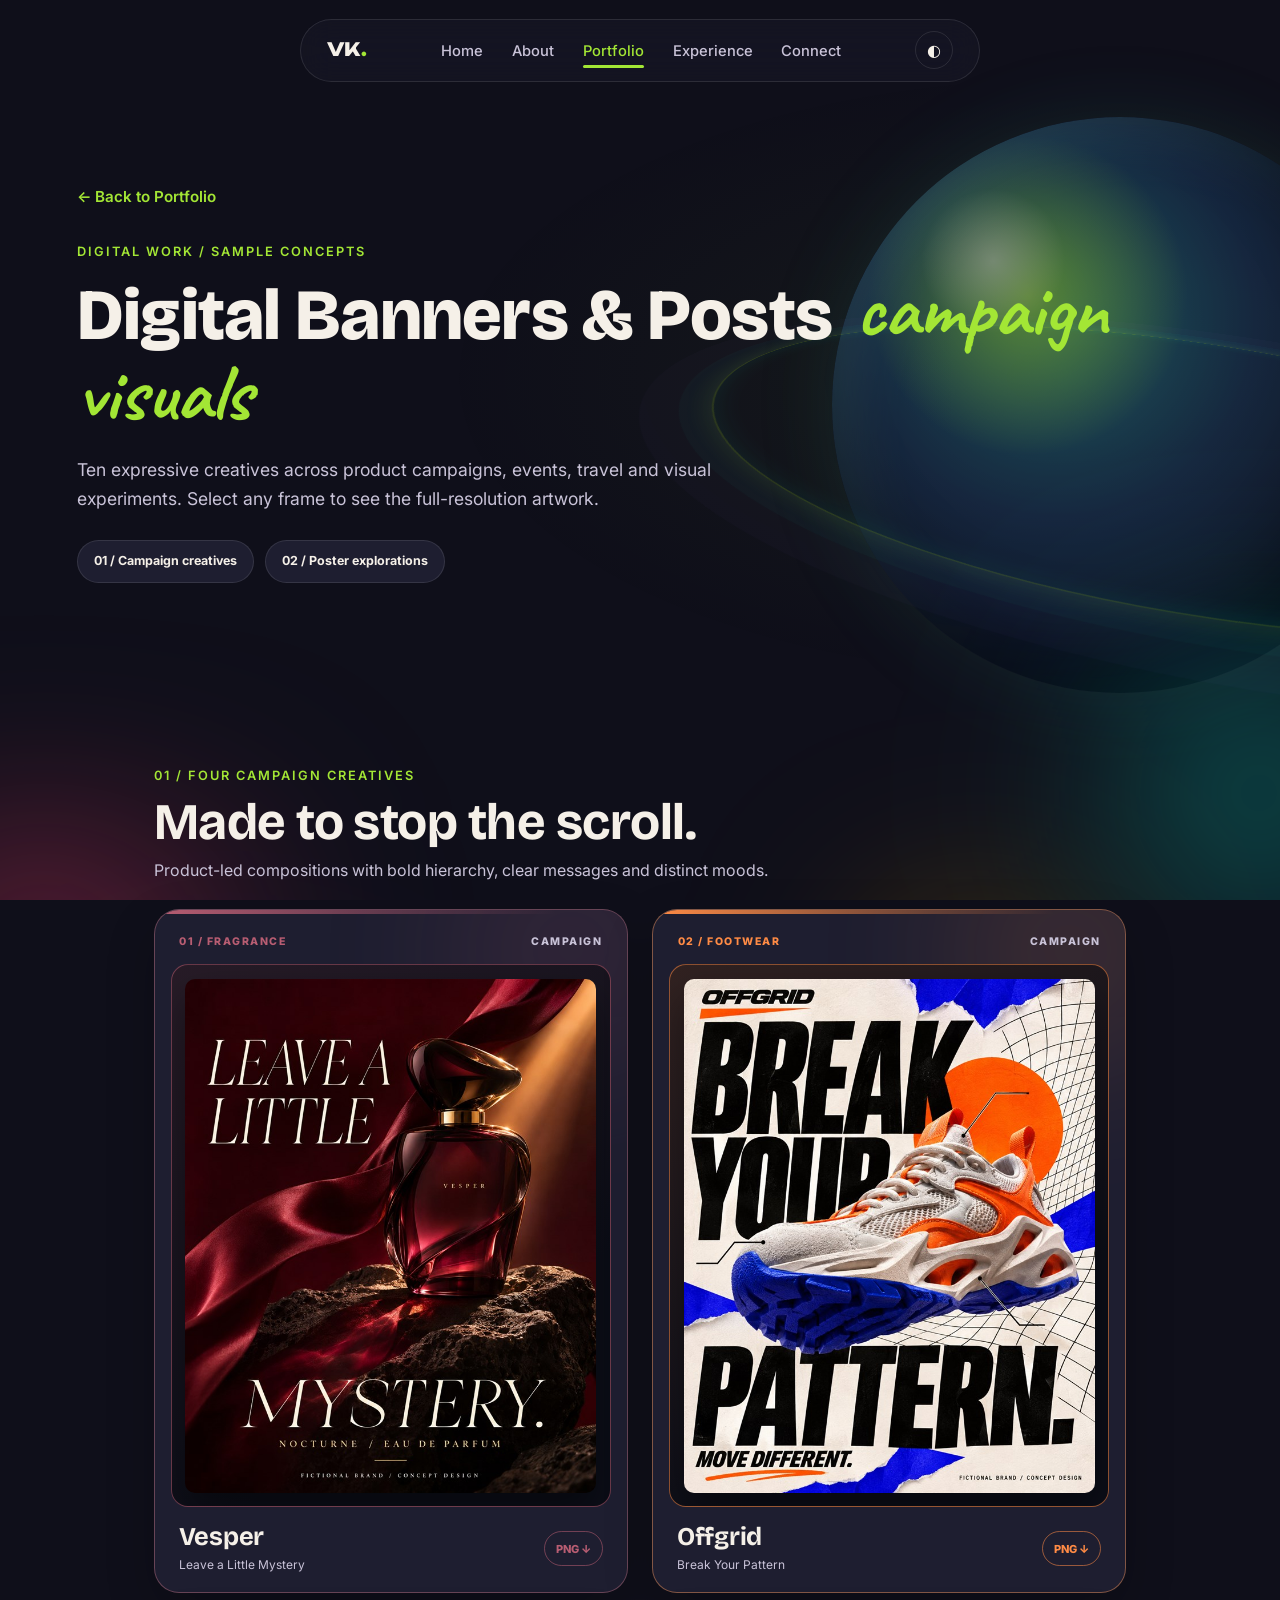
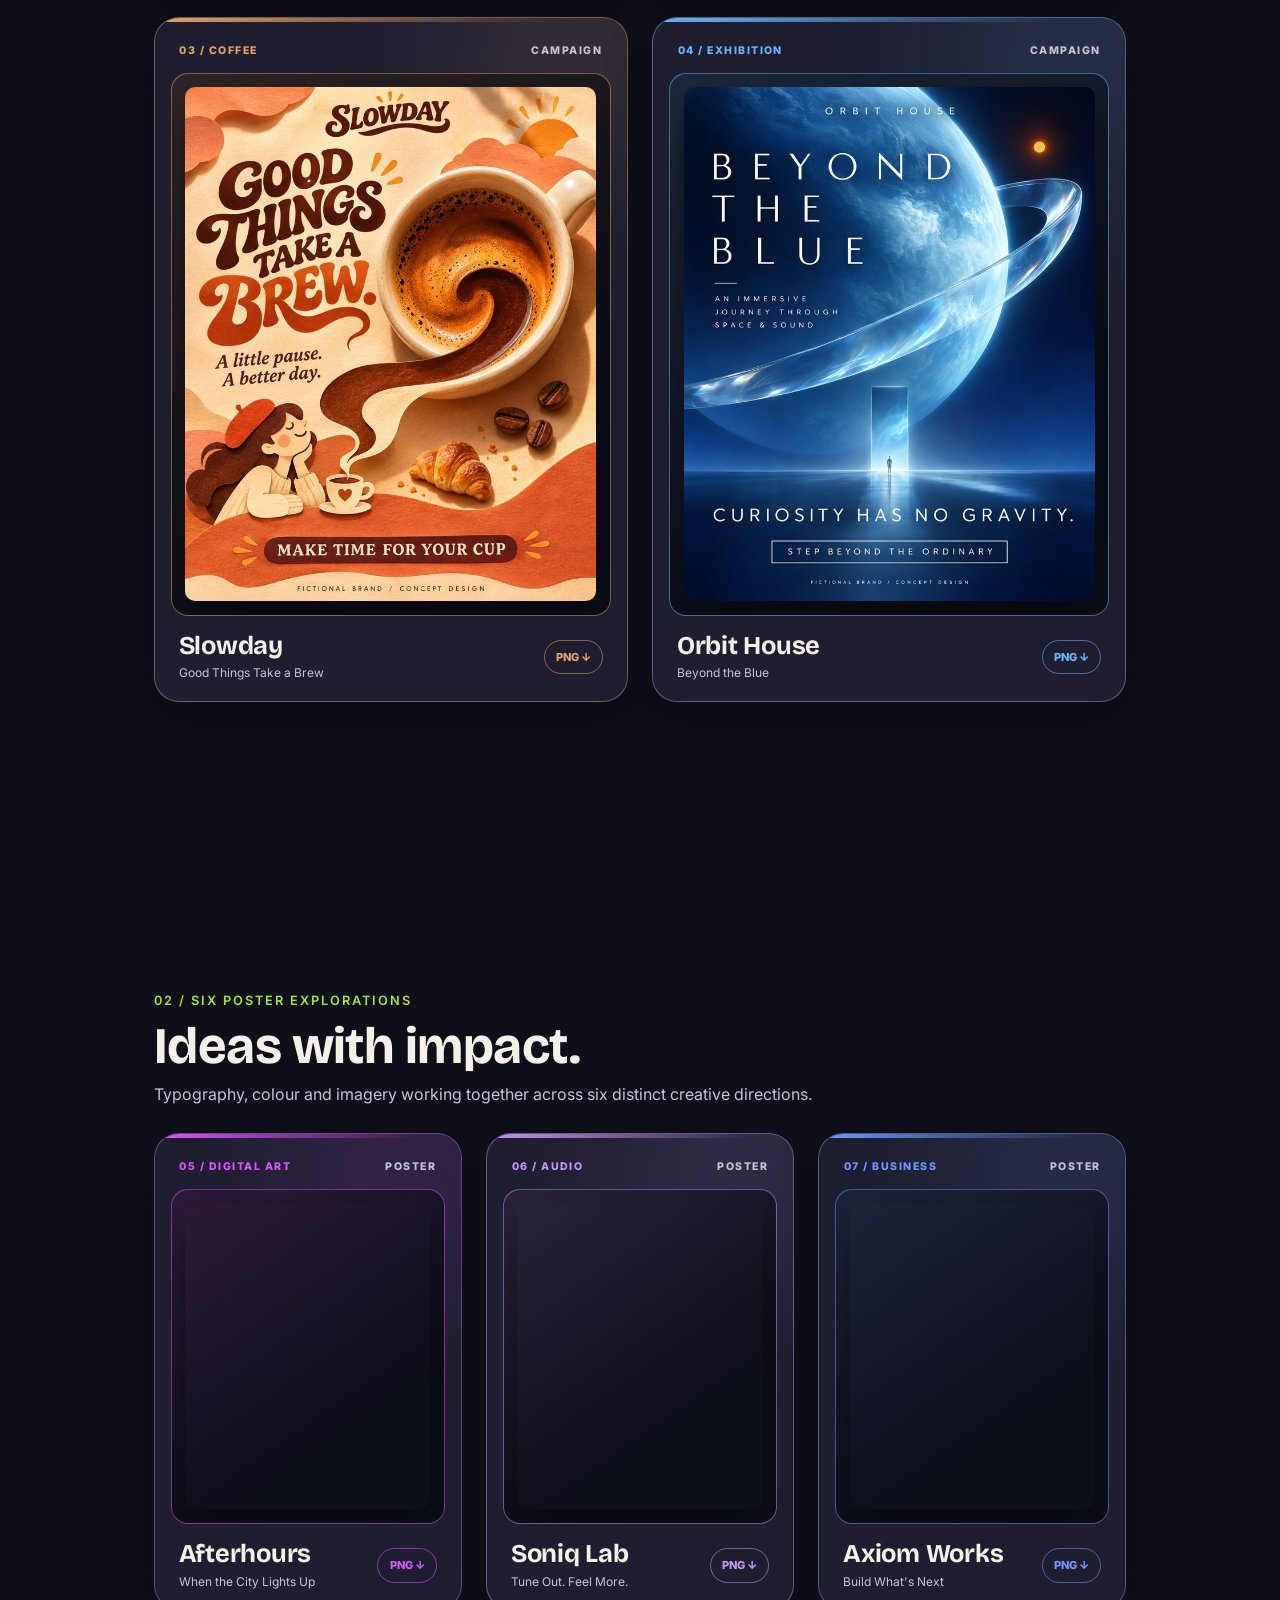
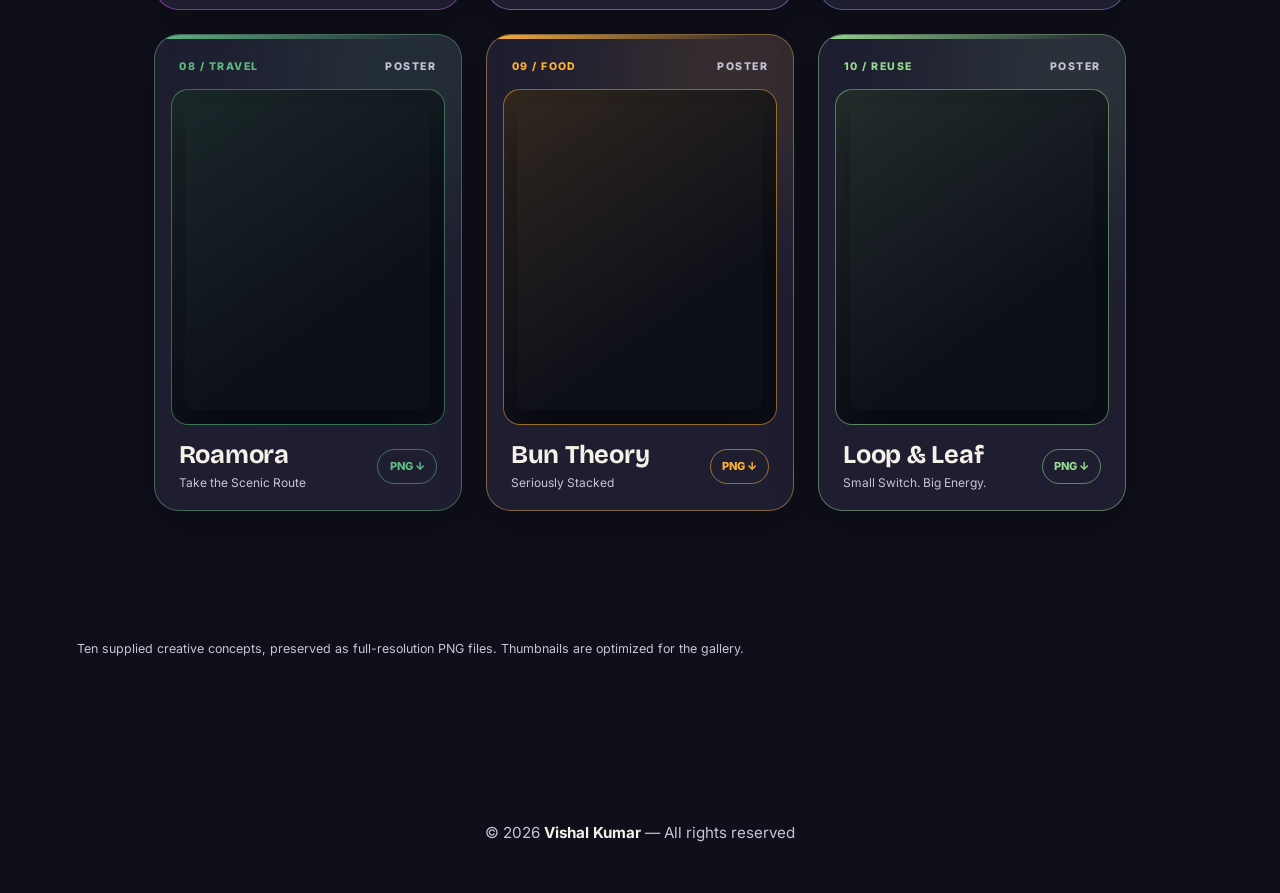
<file: social-media.html>
<!DOCTYPE html>
<html lang="en">
<head>
<meta charset="UTF-8">
<meta name="viewport" content="width=device-width, initial-scale=1.0">
<meta name="description" content="Digital banners and posts by Vishal Kumar: ten campaign and poster concepts.">
<title>Digital Banners &amp; Posts — Vishal Kumar</title>
<link rel="preconnect" href="https://fonts.googleapis.com">
<link rel="preconnect" href="https://fonts.gstatic.com" crossorigin>
<link href="https://fonts.googleapis.com/css2?family=Bricolage+Grotesque:opsz,wght@12..96,400;12..96,600;12..96,800&family=Unbounded:wght@500;700;800&family=Caveat:wght@600;700&family=Inter:wght@400;500;600&display=swap" rel="stylesheet">
<link rel="stylesheet" href="styles.css">
<link rel="stylesheet" href="digital-creatives.css">
</head>
<body>
<div class="bg-blobs" aria-hidden="true"><div class="bg-blob b1"></div><div class="bg-blob b2"></div><div class="bg-blob b3"></div><div class="bg-blob b4"></div><div class="bg-blob b5"></div></div>
<nav><div class="logo funky">VK<span>.</span></div><ul class="nav-links"><li><a href="index.html">Home</a></li><li><a href="index.html#about">About</a></li><li><a href="index.html#portfolio" class="active">Portfolio</a></li><li><a href="index.html#experience">Experience</a></li><li><a href="index.html#connect">Connect</a></li></ul><button class="theme-toggle" id="themeBtn" aria-label="Toggle light and dark mode">◐</button></nav>
<main class="digital-page">
  <header class="page-header digital-intro"><a href="index.html#portfolio" class="back-link">← Back to Portfolio</a><p class="eyebrow">Digital work / Sample concepts</p><h1 class="fade-up">Digital Banners &amp; Posts <span class="script-label">campaign visuals</span></h1><p class="page-desc fade-up">Ten expressive creatives across product campaigns, events, travel and visual experiments. Select any frame to see the full-resolution artwork.</p><div class="digital-jump fade-up"><a href="#campaigns">01 / Campaign creatives</a><a href="#posters">02 / Poster explorations</a></div></header>
  <section class="digital-section" id="campaigns" aria-labelledby="campaigns-title"><div class="digital-section-head fade-up"><p class="eyebrow">01 / Four campaign creatives</p><h2 id="campaigns-title">Made to stop the scroll.</h2><p>Product-led compositions with bold hierarchy, clear messages and distinct moods.</p></div><div class="digital-grid digital-grid-featured">
    <article class="digital-card fade-up" style="--accent:#B85D72;--delay:0ms" aria-labelledby="vesper-title"><div class="digital-card-top"><span>01 / FRAGRANCE</span><span>CAMPAIGN</span></div><a class="digital-image" href="assets/digital-creatives/vesper-perfume.png" target="_blank" rel="noopener" aria-label="Preview Vesper perfume creative"><img src="assets/digital-creatives/thumbs/vesper-perfume.jpg" alt="Vesper perfume creative with burgundy fabric, a perfume bottle and the words Leave a Little Mystery" width="720" height="900" loading="lazy" decoding="async"></a><div class="digital-card-foot"><div><h3 id="vesper-title">Vesper</h3><p>Leave a Little Mystery</p></div><a href="assets/digital-creatives/vesper-perfume.png" download aria-label="Download Vesper creative PNG">PNG ↓</a></div></article>
    <article class="digital-card fade-up" style="--accent:#FF8B45;--delay:90ms" aria-labelledby="offgrid-title"><div class="digital-card-top"><span>02 / FOOTWEAR</span><span>CAMPAIGN</span></div><a class="digital-image" href="assets/digital-creatives/offgrid-sneaker.png" target="_blank" rel="noopener" aria-label="Preview Offgrid sneaker creative"><img src="assets/digital-creatives/thumbs/offgrid-sneaker.jpg" alt="Offgrid sneaker creative with an orange, white and blue shoe and the words Break Your Pattern" width="720" height="900" loading="lazy" decoding="async"></a><div class="digital-card-foot"><div><h3 id="offgrid-title">Offgrid</h3><p>Break Your Pattern</p></div><a href="assets/digital-creatives/offgrid-sneaker.png" download aria-label="Download Offgrid creative PNG">PNG ↓</a></div></article>
    <article class="digital-card fade-up" style="--accent:#E3A469;--delay:0ms" aria-labelledby="slowday-title"><div class="digital-card-top"><span>03 / COFFEE</span><span>CAMPAIGN</span></div><a class="digital-image" href="assets/digital-creatives/slowday-coffee.png" target="_blank" rel="noopener" aria-label="Preview Slowday coffee creative"><img src="assets/digital-creatives/thumbs/slowday-coffee.jpg" alt="Slowday coffee creative with a swirling cup and the words Good Things Take a Brew" width="720" height="900" loading="lazy" decoding="async"></a><div class="digital-card-foot"><div><h3 id="slowday-title">Slowday</h3><p>Good Things Take a Brew</p></div><a href="assets/digital-creatives/slowday-coffee.png" download aria-label="Download Slowday creative PNG">PNG ↓</a></div></article>
    <article class="digital-card fade-up" style="--accent:#6BB8FF;--delay:90ms" aria-labelledby="orbit-title"><div class="digital-card-top"><span>04 / EXHIBITION</span><span>CAMPAIGN</span></div><a class="digital-image" href="assets/digital-creatives/orbit-house-space.png" target="_blank" rel="noopener" aria-label="Preview Orbit House space exhibition creative"><img src="assets/digital-creatives/thumbs/orbit-house-space.jpg" alt="Orbit House space exhibition creative featuring a blue planet and the words Beyond the Blue" width="720" height="900" loading="lazy" decoding="async"></a><div class="digital-card-foot"><div><h3 id="orbit-title">Orbit House</h3><p>Beyond the Blue</p></div><a href="assets/digital-creatives/orbit-house-space.png" download aria-label="Download Orbit House creative PNG">PNG ↓</a></div></article>
  </div></section>
  <section class="digital-section digital-section-posters" id="posters" aria-labelledby="posters-title"><div class="digital-section-head fade-up"><p class="eyebrow">02 / Six poster explorations</p><h2 id="posters-title">Ideas with impact.</h2><p>Typography, colour and imagery working together across six distinct creative directions.</p></div><div class="digital-grid digital-grid-posters">
    <article class="digital-card fade-up" style="--accent:#DE55FF;--delay:0ms" aria-labelledby="afterhours-title"><div class="digital-card-top"><span>05 / DIGITAL ART</span><span>POSTER</span></div><a class="digital-image" href="assets/digital-creatives/afterhours-liquid-chrome.png" target="_blank" rel="noopener" aria-label="Preview Afterhours digital art poster"><img src="assets/digital-creatives/thumbs/afterhours-liquid-chrome.jpg" alt="Afterhours poster with liquid chrome and the words When the City Lights Up" width="720" height="900" loading="lazy" decoding="async"></a><div class="digital-card-foot"><div><h3 id="afterhours-title">Afterhours</h3><p>When the City Lights Up</p></div><a href="assets/digital-creatives/afterhours-liquid-chrome.png" download aria-label="Download Afterhours poster PNG">PNG ↓</a></div></article>
    <article class="digital-card fade-up" style="--accent:#C995F5;--delay:70ms" aria-labelledby="soniq-title"><div class="digital-card-top"><span>06 / AUDIO</span><span>POSTER</span></div><a class="digital-image" href="assets/digital-creatives/soniq-lab-headphones.png" target="_blank" rel="noopener" aria-label="Preview Soniq Lab headphones poster"><img src="assets/digital-creatives/thumbs/soniq-lab-headphones.jpg" alt="Soniq Lab purple headphones poster with the words Tune Out Feel More" width="720" height="900" loading="lazy" decoding="async"></a><div class="digital-card-foot"><div><h3 id="soniq-title">Soniq Lab</h3><p>Tune Out. Feel More.</p></div><a href="assets/digital-creatives/soniq-lab-headphones.png" download aria-label="Download Soniq Lab poster PNG">PNG ↓</a></div></article>
    <article class="digital-card fade-up" style="--accent:#6F98FF;--delay:140ms" aria-labelledby="axiom-title"><div class="digital-card-top"><span>07 / BUSINESS</span><span>POSTER</span></div><a class="digital-image" href="assets/digital-creatives/axiom-works-staircase.png" target="_blank" rel="noopener" aria-label="Preview Axiom Works poster"><img src="assets/digital-creatives/thumbs/axiom-works-staircase.jpg" alt="Axiom Works poster showing a cobalt staircase and the words Build What's Next" width="720" height="900" loading="lazy" decoding="async"></a><div class="digital-card-foot"><div><h3 id="axiom-title">Axiom Works</h3><p>Build What's Next</p></div><a href="assets/digital-creatives/axiom-works-staircase.png" download aria-label="Download Axiom Works poster PNG">PNG ↓</a></div></article>
    <article class="digital-card fade-up" style="--accent:#5EBA83;--delay:0ms" aria-labelledby="roamora-title"><div class="digital-card-top"><span>08 / TRAVEL</span><span>POSTER</span></div><a class="digital-image" href="assets/digital-creatives/roamora-alpine.png" target="_blank" rel="noopener" aria-label="Preview Roamora travel poster"><img src="assets/digital-creatives/thumbs/roamora-alpine.jpg" alt="Roamora mountain lake travel poster with the words Take the Scenic Route" width="720" height="900" loading="lazy" decoding="async"></a><div class="digital-card-foot"><div><h3 id="roamora-title">Roamora</h3><p>Take the Scenic Route</p></div><a href="assets/digital-creatives/roamora-alpine.png" download aria-label="Download Roamora poster PNG">PNG ↓</a></div></article>
    <article class="digital-card fade-up" style="--accent:#FFB233;--delay:70ms" aria-labelledby="bun-title"><div class="digital-card-top"><span>09 / FOOD</span><span>POSTER</span></div><a class="digital-image" href="assets/digital-creatives/bun-theory-burger.png" target="_blank" rel="noopener" aria-label="Preview Bun Theory burger poster"><img src="assets/digital-creatives/thumbs/bun-theory-burger.jpg" alt="Bun Theory paneer burger poster with the words Seriously Stacked" width="720" height="900" loading="lazy" decoding="async"></a><div class="digital-card-foot"><div><h3 id="bun-title">Bun Theory</h3><p>Seriously Stacked</p></div><a href="assets/digital-creatives/bun-theory-burger.png" download aria-label="Download Bun Theory poster PNG">PNG ↓</a></div></article>
    <article class="digital-card fade-up" style="--accent:#95DB8F;--delay:140ms" aria-labelledby="loop-title"><div class="digital-card-top"><span>10 / REUSE</span><span>POSTER</span></div><a class="digital-image" href="assets/digital-creatives/loop-leaf-energy.png" target="_blank" rel="noopener" aria-label="Preview Loop and Leaf sustainability poster"><img src="assets/digital-creatives/thumbs/loop-leaf-energy.jpg" alt="Loop and Leaf reusable products poster with the words Small Switch Big Energy" width="720" height="900" loading="lazy" decoding="async"></a><div class="digital-card-foot"><div><h3 id="loop-title">Loop &amp; Leaf</h3><p>Small Switch. Big Energy.</p></div><a href="assets/digital-creatives/loop-leaf-energy.png" download aria-label="Download Loop and Leaf poster PNG">PNG ↓</a></div></article>
  </div></section>
  <p class="digital-note">Ten supplied creative concepts, preserved as full-resolution PNG files. Thumbnails are optimized for the gallery.</p>
  <dialog class="digital-lightbox" id="digitalLightbox" aria-labelledby="digitalLightboxTitle"><button class="digital-lightbox-close" type="button" aria-label="Close creative preview">×</button><img id="digitalLightboxImage" alt=""><p id="digitalLightboxTitle"></p></dialog>
</main>
<footer id="connect" style="padding:4rem 6% 3rem;"><div class="footer-inner fade-up"><p class="contact-meta">© 2026 <strong>Vishal Kumar</strong> — All rights reserved</p></div></footer>
<script src="script.js"></script>
<script src="digital-gallery.js"></script>
</body>
</html>
</file>
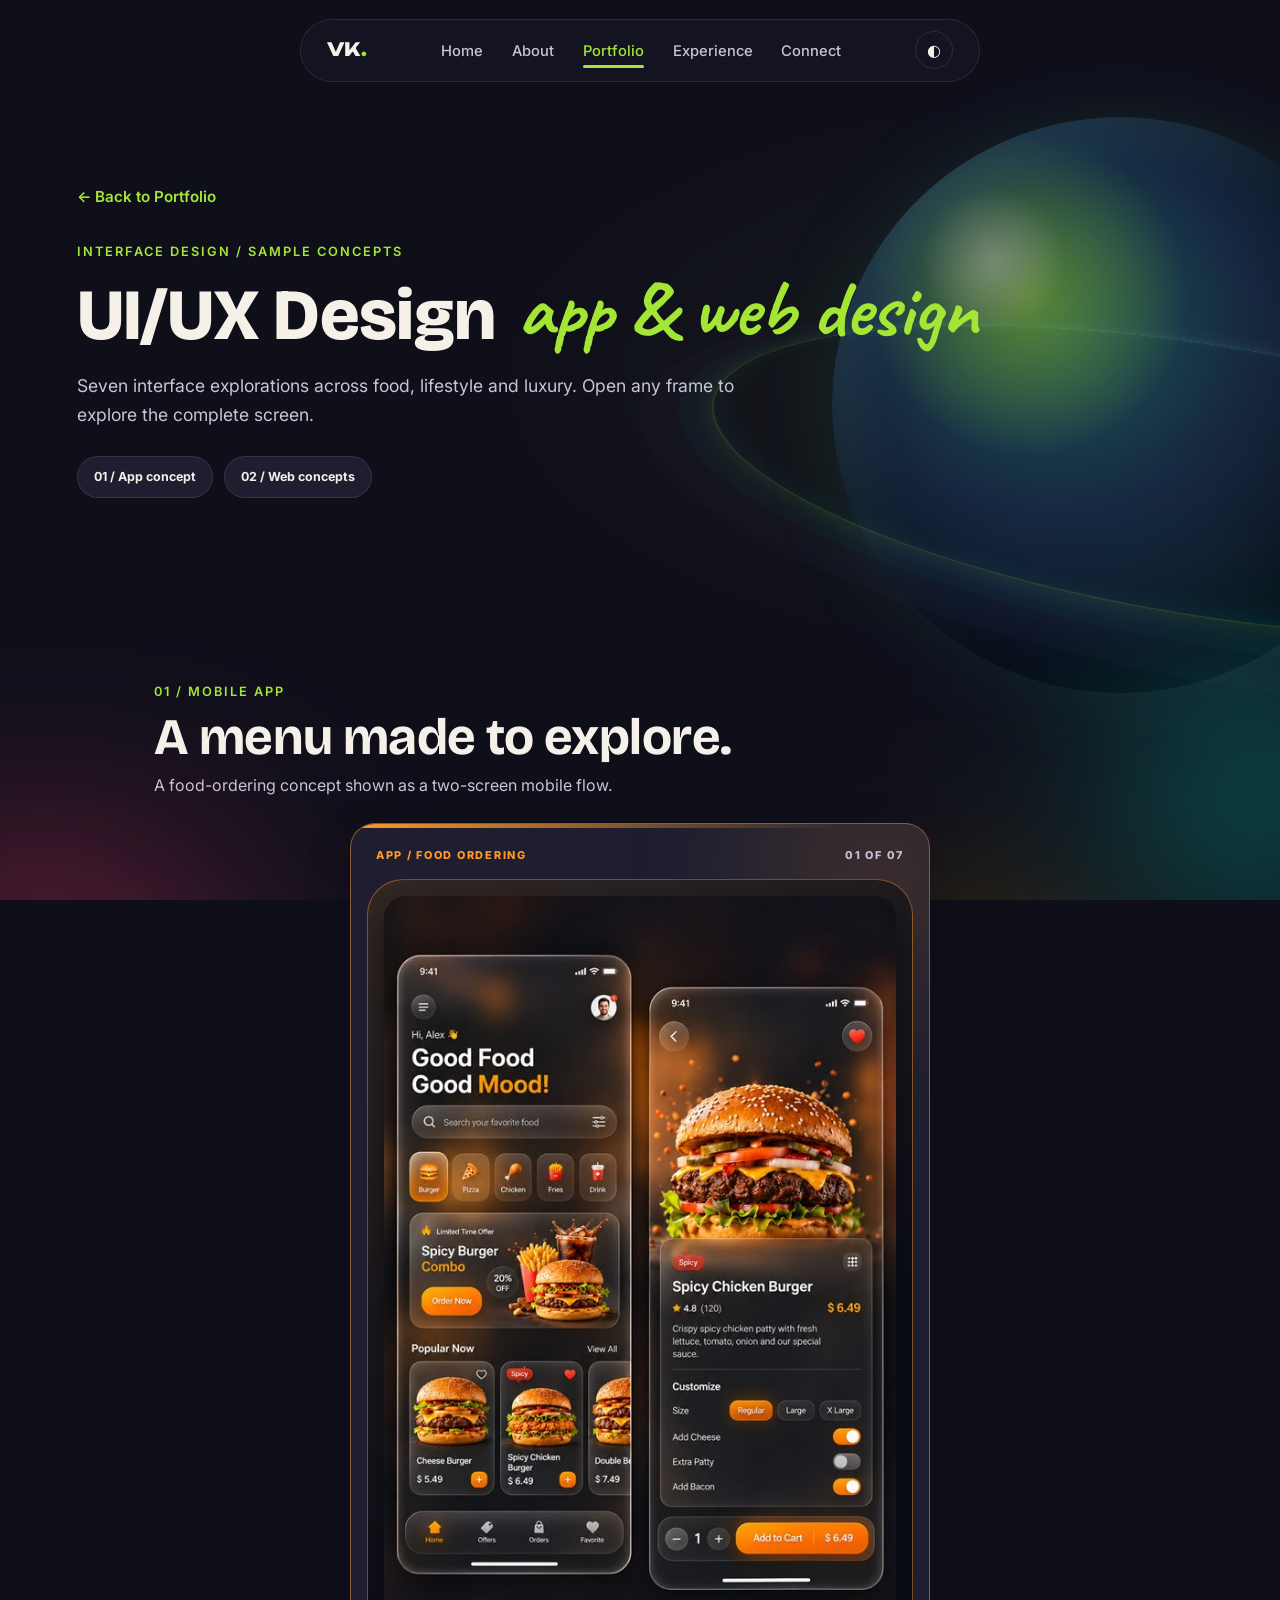
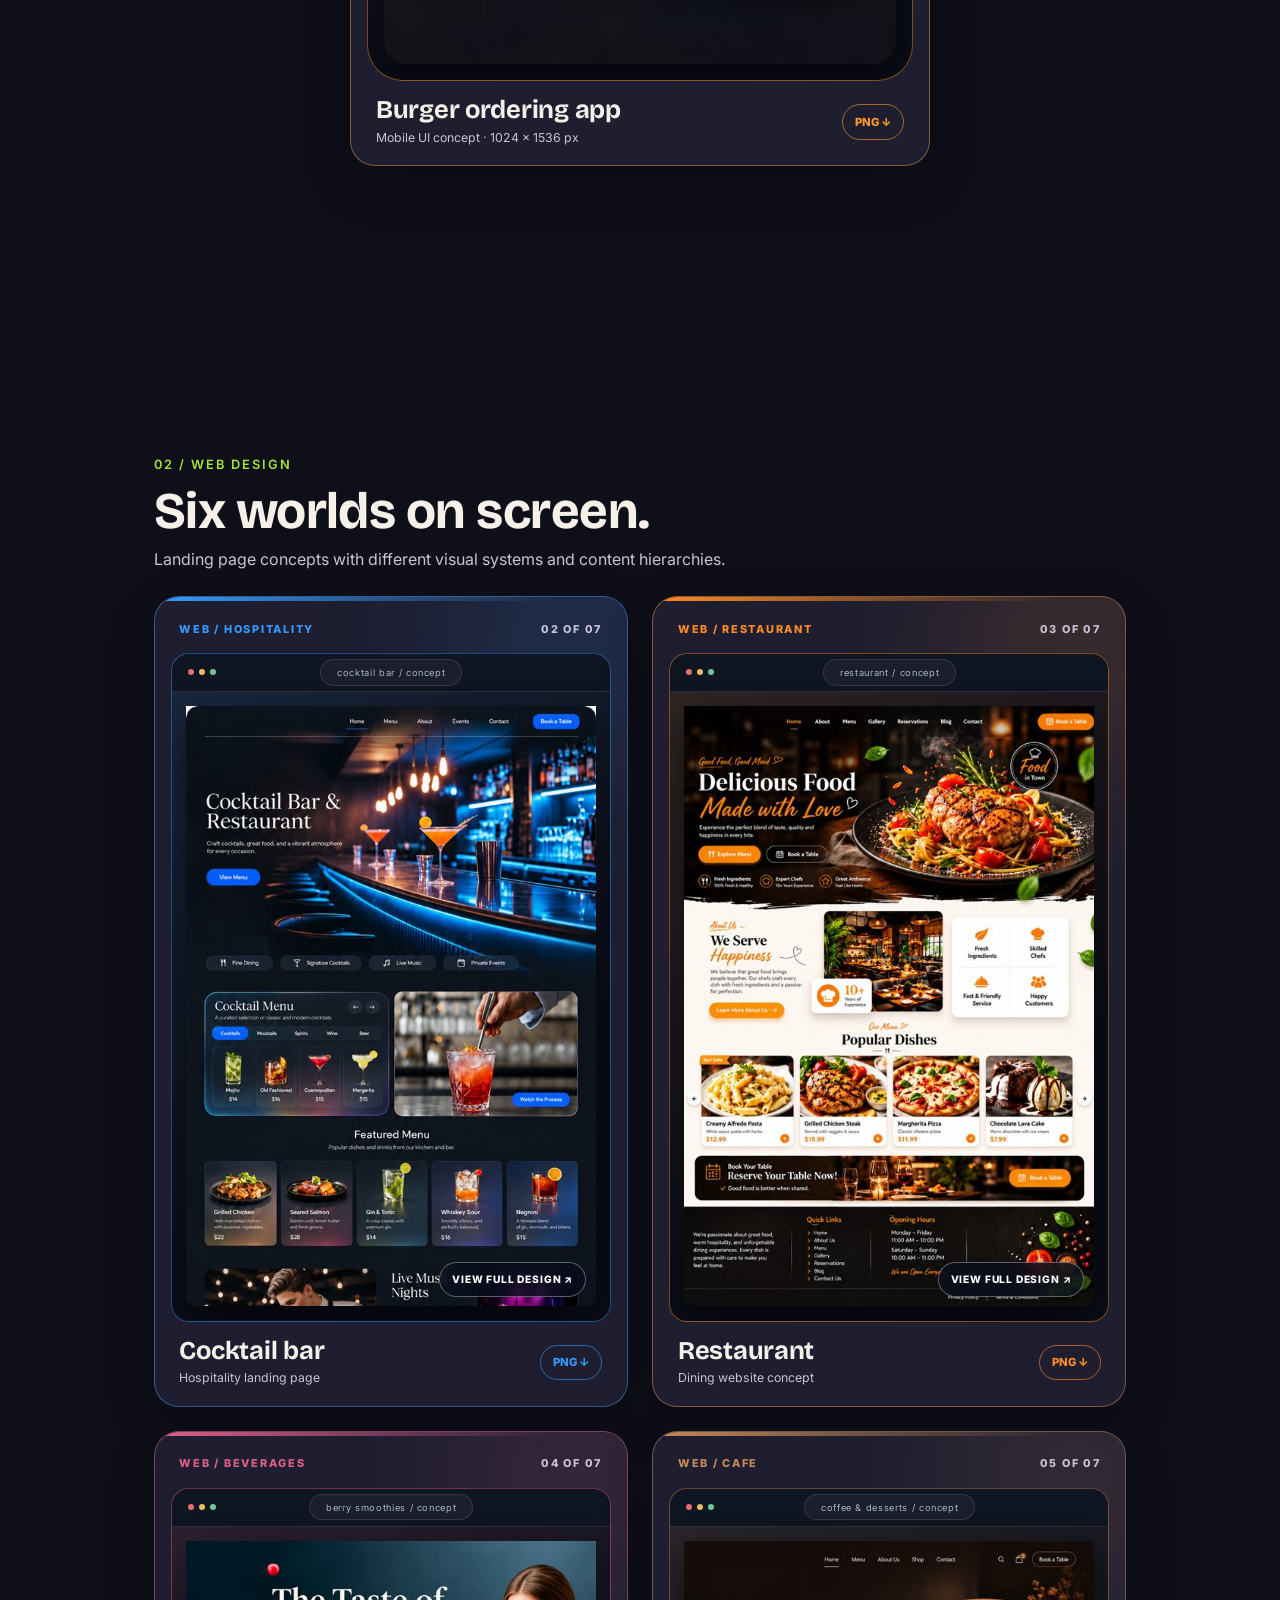
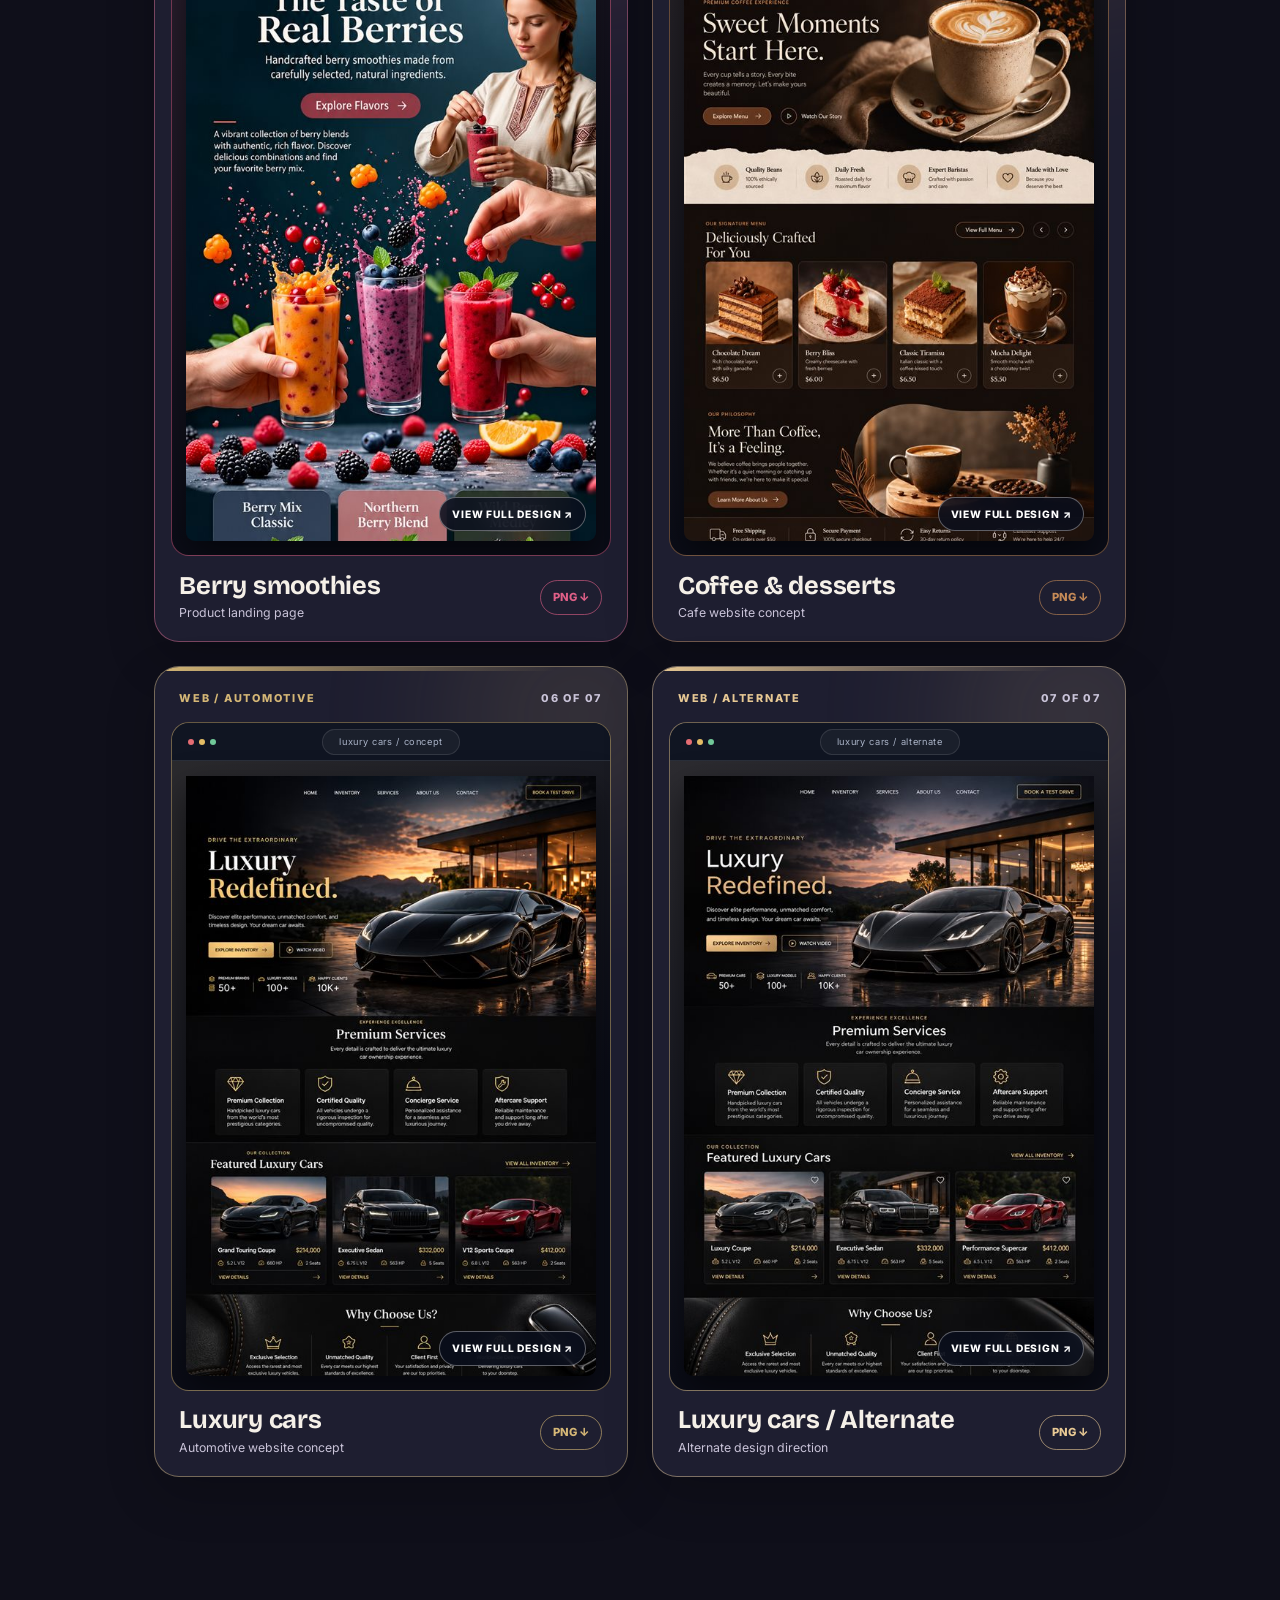
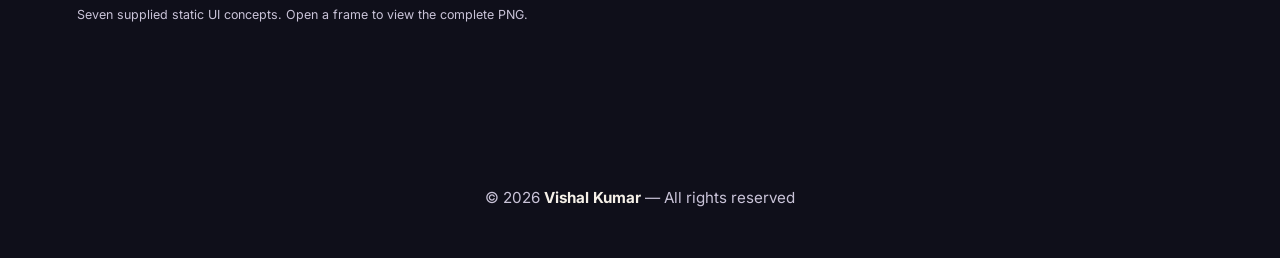
<file: ui-ux.html>
<!DOCTYPE html>
<html lang="en">
<head>
<meta charset="UTF-8">
<meta name="viewport" content="width=device-width, initial-scale=1.0">
<meta name="description" content="Seven UI and UX design concepts by Vishal Kumar: an app flow and six web layouts.">
<title>UI/UX Design — Vishal Kumar</title>
<link rel="preconnect" href="https://fonts.googleapis.com"><link rel="preconnect" href="https://fonts.gstatic.com" crossorigin>
<link href="https://fonts.googleapis.com/css2?family=Bricolage+Grotesque:opsz,wght@12..96,400;12..96,600;12..96,800&family=Unbounded:wght@500;700;800&family=Caveat:wght@600;700&family=Inter:wght@400;500;600&display=swap" rel="stylesheet">
<link rel="stylesheet" href="styles.css"><link rel="stylesheet" href="ui-ux.css">
</head>
<body>
<div class="bg-blobs" aria-hidden="true"><div class="bg-blob b1"></div><div class="bg-blob b2"></div><div class="bg-blob b3"></div><div class="bg-blob b4"></div><div class="bg-blob b5"></div></div>
<nav><div class="logo funky">VK<span>.</span></div><ul class="nav-links"><li><a href="index.html">Home</a></li><li><a href="index.html#about">About</a></li><li><a href="index.html#portfolio" class="active">Portfolio</a></li><li><a href="index.html#experience">Experience</a></li><li><a href="index.html#connect">Connect</a></li></ul><button class="theme-toggle" id="themeBtn" aria-label="Toggle light and dark mode">◐</button></nav>
<main class="ui-page">
<header class="page-header ui-intro"><a href="index.html#portfolio" class="back-link">← Back to Portfolio</a><p class="eyebrow">Interface design / Sample concepts</p><h1 class="fade-up">UI/UX Design <span class="script-label">app &amp; web design</span></h1><p class="page-desc fade-up">Seven interface explorations across food, lifestyle and luxury. Open any frame to explore the complete screen.</p><div class="ui-jump fade-up"><a href="#app">01 / App concept</a><a href="#web">02 / Web concepts</a></div></header>
<section class="ui-section" id="app" aria-labelledby="app-heading"><div class="ui-section-head fade-up"><p class="eyebrow">01 / Mobile app</p><h2 id="app-heading">A menu made to explore.</h2><p>A food-ordering concept shown as a two-screen mobile flow.</p></div><article class="ui-card ui-app-card fade-up" style="--accent:#ff9a28;--delay:0ms" aria-labelledby="burger-title"><div class="ui-card-top"><span>APP / FOOD ORDERING</span><span>01 OF 07</span></div><a class="ui-image ui-phone-frame" href="assets/ui-ux/03-burger-app.png" target="_blank" rel="noopener" aria-label="Preview burger ordering app concept"><img src="assets/ui-ux/thumbs/03-burger-app.jpg" alt="Two burger ordering app screens with a menu, featured offer, product details and add to cart control" width="560" height="840" loading="lazy" decoding="async"></a><div class="ui-card-foot"><div><h3 id="burger-title">Burger ordering app</h3><p>Mobile UI concept · 1024 × 1536 px</p></div><a href="assets/ui-ux/03-burger-app.png" download aria-label="Download burger ordering app PNG">PNG ↓</a></div></article></section>
<section class="ui-section" id="web" aria-labelledby="web-heading"><div class="ui-section-head fade-up"><p class="eyebrow">02 / Web design</p><h2 id="web-heading">Six worlds on screen.</h2><p>Landing page concepts with different visual systems and content hierarchies.</p></div><div class="ui-web-grid">
<article class="ui-card fade-up" style="--accent:#349cff;--delay:0ms" aria-labelledby="cocktail-title"><div class="ui-card-top"><span>WEB / HOSPITALITY</span><span>02 OF 07</span></div><a class="ui-image ui-browser-frame" href="assets/ui-ux/01-cocktail-bar.png" target="_blank" rel="noopener" aria-label="Preview cocktail bar website concept"><span class="ui-browser-bar" aria-hidden="true"><i></i><i></i><i></i><span>cocktail bar / concept</span></span><img src="assets/ui-ux/thumbs/01-cocktail-bar.jpg" alt="Dark cocktail bar website concept with blue light, cocktail menu and featured dishes" width="560" height="997" loading="lazy" decoding="async"></a><div class="ui-card-foot"><div><h3 id="cocktail-title">Cocktail bar</h3><p>Hospitality landing page</p></div><a href="assets/ui-ux/01-cocktail-bar.png" download aria-label="Download cocktail bar PNG">PNG ↓</a></div></article>
<article class="ui-card fade-up" style="--accent:#ff8c25;--delay:90ms" aria-labelledby="restaurant-title"><div class="ui-card-top"><span>WEB / RESTAURANT</span><span>03 OF 07</span></div><a class="ui-image ui-browser-frame" href="assets/ui-ux/02-restaurant.png" target="_blank" rel="noopener" aria-label="Preview restaurant website concept"><span class="ui-browser-bar" aria-hidden="true"><i></i><i></i><i></i><span>restaurant / concept</span></span><img src="assets/ui-ux/thumbs/02-restaurant.jpg" alt="Restaurant website concept with orange accents, food photography, menu cards and reservation section" width="560" height="791" loading="lazy" decoding="async"></a><div class="ui-card-foot"><div><h3 id="restaurant-title">Restaurant</h3><p>Dining website concept</p></div><a href="assets/ui-ux/02-restaurant.png" download aria-label="Download restaurant PNG">PNG ↓</a></div></article>
<article class="ui-card fade-up" style="--accent:#df5f87;--delay:0ms" aria-labelledby="berry-title"><div class="ui-card-top"><span>WEB / BEVERAGES</span><span>04 OF 07</span></div><a class="ui-image ui-browser-frame" href="assets/ui-ux/04-berry-smoothies.png" target="_blank" rel="noopener" aria-label="Preview berry smoothies website concept"><span class="ui-browser-bar" aria-hidden="true"><i></i><i></i><i></i><span>berry smoothies / concept</span></span><img src="assets/ui-ux/thumbs/04-berry-smoothies.jpg" alt="Berry smoothies landing page concept with fruit imagery, three drinks and flavor cards" width="560" height="1120" loading="lazy" decoding="async"></a><div class="ui-card-foot"><div><h3 id="berry-title">Berry smoothies</h3><p>Product landing page</p></div><a href="assets/ui-ux/04-berry-smoothies.png" download aria-label="Download berry smoothies PNG">PNG ↓</a></div></article>
<article class="ui-card fade-up" style="--accent:#c58a57;--delay:90ms" aria-labelledby="coffee-title"><div class="ui-card-top"><span>WEB / CAFE</span><span>05 OF 07</span></div><a class="ui-image ui-browser-frame" href="assets/ui-ux/05-coffee-desserts.png" target="_blank" rel="noopener" aria-label="Preview coffee and desserts website concept"><span class="ui-browser-bar" aria-hidden="true"><i></i><i></i><i></i><span>coffee &amp; desserts / concept</span></span><img src="assets/ui-ux/thumbs/05-coffee-desserts.jpg" alt="Warm coffee and desserts website concept with latte hero, menu cards and cafe story" width="560" height="840" loading="lazy" decoding="async"></a><div class="ui-card-foot"><div><h3 id="coffee-title">Coffee &amp; desserts</h3><p>Cafe website concept</p></div><a href="assets/ui-ux/05-coffee-desserts.png" download aria-label="Download coffee and desserts PNG">PNG ↓</a></div></article>
<article class="ui-card fade-up" style="--accent:#d5b776;--delay:0ms" aria-labelledby="cars-title"><div class="ui-card-top"><span>WEB / AUTOMOTIVE</span><span>06 OF 07</span></div><a class="ui-image ui-browser-frame" href="assets/ui-ux/06-luxury-cars.png" target="_blank" rel="noopener" aria-label="Preview luxury cars website concept"><span class="ui-browser-bar" aria-hidden="true"><i></i><i></i><i></i><span>luxury cars / concept</span></span><img src="assets/ui-ux/thumbs/06-luxury-cars.jpg" alt="Luxury cars website concept with black sports car, gold accents, service cards and inventory" width="560" height="840" loading="lazy" decoding="async"></a><div class="ui-card-foot"><div><h3 id="cars-title">Luxury cars</h3><p>Automotive website concept</p></div><a href="assets/ui-ux/06-luxury-cars.png" download aria-label="Download luxury cars PNG">PNG ↓</a></div></article>
<article class="ui-card fade-up" style="--accent:#e8c994;--delay:90ms" aria-labelledby="cars-alt-title"><div class="ui-card-top"><span>WEB / ALTERNATE</span><span>07 OF 07</span></div><a class="ui-image ui-browser-frame" href="assets/ui-ux/07-luxury-cars-alternate.png" target="_blank" rel="noopener" aria-label="Preview alternate luxury cars website concept"><span class="ui-browser-bar" aria-hidden="true"><i></i><i></i><i></i><span>luxury cars / alternate</span></span><img src="assets/ui-ux/thumbs/07-luxury-cars-alternate.jpg" alt="Alternate luxury cars website concept with sports car hero and revised inventory layout" width="560" height="840" loading="lazy" decoding="async"></a><div class="ui-card-foot"><div><h3 id="cars-alt-title">Luxury cars / Alternate</h3><p>Alternate design direction</p></div><a href="assets/ui-ux/07-luxury-cars-alternate.png" download aria-label="Download alternate luxury cars PNG">PNG ↓</a></div></article>
</div></section>
<p class="ui-note">Seven supplied static UI concepts. Open a frame to view the complete PNG.</p>
<dialog class="ui-lightbox" id="uiLightbox" aria-labelledby="uiLightboxTitle"><button class="ui-lightbox-close" type="button" aria-label="Close UI preview">×</button><img id="uiLightboxImage" alt=""><p id="uiLightboxTitle"></p></dialog>
</main>
<footer id="connect" style="padding:4rem 6% 3rem;"><div class="footer-inner fade-up"><p class="contact-meta">© 2026 <strong>Vishal Kumar</strong> — All rights reserved</p></div></footer>
<script src="script.js"></script><script src="ui-gallery.js"></script>
</body>
</html>
</file>
<file: styles.css>
/* ============================================
   VISHAL KUMAR — PORTFOLIO STYLES
   Dark theme + animated blobs + reference layout
   ============================================ */

:root {
  --ink: #0f0f1a;
  --paper: #fdf6ec;
  --green: #a3e635;
  --green-dim: #7cb81a;
  --pink: #ff3b6b;
  --amber: #ffb200;
  --teal: #00d9c0;
  --purple: #7b5cff;
  --orange: #ff6f3c;
  --text: #f5f0e8;
  --text-dim: #c9c3d8;
  --bg: var(--ink);
  --surface: #181826;
  --surface-card: #1e1e30;
  --border: rgba(255, 255, 255, 0.1);
  --tr: 0.4s cubic-bezier(0.4, 0, 0.2, 1);
}

.light {
  --bg: var(--paper);
  --text: #181321;
  --text-dim: #5b5468;
  --surface: #ffffff;
  --surface-card: #f5f0e8;
  --border: rgba(0, 0, 0, 0.08);
}

html { scroll-behavior: smooth; }

* { margin: 0; padding: 0; box-sizing: border-box; }

body {
  background: var(--bg);
  color: var(--text);
  font-family: 'Inter', sans-serif;
  line-height: 1.65;
  overflow-x: hidden;
  transition: background var(--tr), color var(--tr);
}

h1, h2, h3, .display {
  font-family: 'Bricolage Grotesque', sans-serif;
  letter-spacing: -0.01em;
}
.funky {
  font-family: 'Unbounded', sans-serif;
  letter-spacing: -0.02em;
}
.script {
  font-family: 'Caveat', cursive;
  color: var(--green);
}
a { text-decoration: none; color: inherit; }
img { display: block; max-width: 100%; }

/* ---------- animated background blobs ---------- */
.bg-blobs {
  position: fixed;
  inset: 0;
  z-index: 0;
  overflow: hidden;
  pointer-events: none;
  perspective: 900px;
  background: radial-gradient(ellipse at 84% 42%, rgba(163, 230, 53, .055), transparent 42%);
}
.bg-blobs::before,
.bg-blobs::after {
  content: '';
  position: absolute;
  pointer-events: none;
  will-change: transform;
}
.bg-blobs::before {
  width: clamp(380px, 45vw, 660px);
  aspect-ratio: 1;
  top: 13%;
  right: -10%;
  border-radius: 50%;
  opacity: .6;
  background:
    radial-gradient(circle at 28% 25%, rgba(255, 255, 255, .52), transparent 12%),
    radial-gradient(circle at 34% 31%, rgba(163, 230, 53, .8), transparent 29%),
    radial-gradient(circle at 39% 35%, #247d87 3%, #193457 39%, #10182c 65%, #060b18 79%);
  box-shadow:
    inset -34px -42px 70px rgba(1, 5, 15, .9),
    inset 20px 18px 52px rgba(142, 252, 223, .2),
    0 0 90px rgba(64, 204, 173, .17);
  animation: orbit-core-float 19s ease-in-out infinite alternate;
}
.bg-blobs::after {
  width: clamp(540px, 62vw, 920px);
  aspect-ratio: 1;
  top: 2%;
  right: -18%;
  border: 2px solid rgba(163, 230, 53, .24);
  border-radius: 50%;
  opacity: .72;
  box-shadow:
    0 0 0 34px rgba(0, 217, 192, .035),
    0 0 0 74px rgba(123, 92, 255, .025),
    0 0 32px rgba(163, 230, 53, .16),
    inset 0 0 30px rgba(0, 217, 192, .12);
  transform: rotateX(69deg) rotateZ(-27deg);
  animation: orbit-ring-drift 24s ease-in-out infinite alternate;
}
.bg-blob {
  position: absolute;
  filter: blur(85px);
  opacity: 0.38;
  mix-blend-mode: screen;
  will-change: transform, border-radius;
}
.light .bg-blob { mix-blend-mode: multiply; opacity: 0.25; }
.light .bg-blobs::before { opacity: .18; }
.light .bg-blobs::after { opacity: .3; }

.bg-blob.b1 {
  width: 420px; height: 460px; top: 90%; left: -8%;
  background: radial-gradient(circle at 30% 30%, var(--pink), transparent 70%);
  animation: rise1 34s ease-in-out infinite;
}
.bg-blob.b2 {
  width: 360px; height: 400px; top: 70%; right: -10%;
  background: radial-gradient(circle at 60% 40%, var(--teal), transparent 70%);
  animation: rise2 42s ease-in-out infinite;
  animation-delay: -14s;
}
.bg-blob.b3 {
  width: 320px; height: 350px; top: 110%; left: 8%;
  background: radial-gradient(circle at 40% 60%, var(--purple), transparent 70%);
  animation: rise3 38s ease-in-out infinite;
  animation-delay: -26s;
}
.bg-blob.b4 {
  width: 300px; height: 330px; top: 95%; right: 12%;
  background: radial-gradient(circle at 50% 50%, var(--amber), transparent 70%);
  animation: rise1 46s ease-in-out infinite;
  animation-delay: -8s;
}
.bg-blob.b5 {
  width: 260px; height: 290px; top: 120%; left: 42%;
  background: radial-gradient(circle at 50% 50%, var(--orange), transparent 70%);
  animation: rise2 30s ease-in-out infinite;
  animation-delay: -20s;
}

@keyframes rise1 {
  0%   { transform: translateY(0) translateX(0) scale(0.9); border-radius: 63% 37% 54% 46% / 55% 48% 52% 45%; }
  25%  { transform: translateY(-60vh) translateX(40px) scale(1.05); border-radius: 48% 52% 38% 62% / 60% 42% 58% 40%; }
  50%  { transform: translateY(-120vh) translateX(-30px) scale(1); border-radius: 55% 45% 60% 40% / 45% 55% 45% 55%; }
  75%  { transform: translateY(-180vh) translateX(20px) scale(0.95); border-radius: 40% 60% 45% 55% / 55% 45% 60% 40%; }
  100% { transform: translateY(-240vh) translateX(0) scale(0.9); border-radius: 63% 37% 54% 46% / 55% 48% 52% 45%; }
}
@keyframes rise2 {
  0%   { transform: translateY(0) translateX(0) scale(1); border-radius: 45% 55% 48% 52% / 55% 45% 55% 45%; }
  30%  { transform: translateY(-70vh) translateX(-50px) scale(0.92); border-radius: 60% 40% 55% 45% / 40% 60% 40% 60%; }
  60%  { transform: translateY(-140vh) translateX(35px) scale(1.08); border-radius: 38% 62% 40% 60% / 58% 42% 60% 40%; }
  100% { transform: translateY(-220vh) translateX(0) scale(1); border-radius: 45% 55% 48% 52% / 55% 45% 55% 45%; }
}
@keyframes rise3 {
  0%   { transform: translateY(0) translateX(0) scale(0.95); border-radius: 55% 45% 60% 40% / 45% 55% 45% 55%; }
  35%  { transform: translateY(-80vh) translateX(45px) scale(1.1); border-radius: 42% 58% 45% 55% / 60% 40% 58% 42%; }
  70%  { transform: translateY(-160vh) translateX(-25px) scale(0.9); border-radius: 58% 42% 50% 50% / 42% 58% 42% 58%; }
  100% { transform: translateY(-230vh) translateX(0) scale(0.95); border-radius: 55% 45% 60% 40% / 45% 55% 45% 55%; }
}
@keyframes orbit-core-float {
  from { transform: translate3d(0, 0, 0) rotate(-8deg) scale(1); }
  to { transform: translate3d(-24px, -38px, 0) rotate(9deg) scale(1.04); }
}
@keyframes orbit-ring-drift {
  from { transform: rotateX(69deg) rotateZ(-27deg) translate3d(0, 0, 0); }
  to { transform: rotateX(62deg) rotateZ(-12deg) translate3d(-18px, -12px, 0); }
}
@media (max-width: 700px) {
  .bg-blobs::before { width: 92vw; top: 16%; right: -50%; opacity: .32; }
  .bg-blobs::after { width: 124vw; top: 12%; right: -75%; opacity: .34; }
}
@media (prefers-reduced-motion: reduce) {
  .bg-blob, .bg-blobs::before, .bg-blobs::after { animation: none; }
}

/* ---------- navigation ---------- */
nav {
  position: fixed;
  top: 1.2rem;
  left: 50%;
  transform: translateX(-50%);
  width: min(680px, 92%);
  display: flex;
  justify-content: space-between;
  align-items: center;
  padding: 0.7rem 1.6rem;
  background: color-mix(in srgb, var(--surface) 60%, transparent);
  border: 1px solid var(--border);
  border-radius: 100px;
  z-index: 1000;
  backdrop-filter: blur(16px) saturate(140%);
  -webkit-backdrop-filter: blur(16px) saturate(140%);
}
.logo {
  font-weight: 800;
  font-size: 1.15rem;
  letter-spacing: 0.5px;
}
.logo span { color: var(--green); }
.toc-sample { display: inline-block; margin-top: .65rem; font: 700 .7rem 'Inter', sans-serif; letter-spacing: .02em; color: var(--neon); }
.nav-links {
  display: flex;
  gap: 1.8rem;
  list-style: none;
}
.nav-links a {
  font-size: 0.92rem;
  font-weight: 500;
  color: var(--text-dim);
  transition: color var(--tr);
  position: relative;
  white-space: nowrap;
  padding-bottom: 2px;
}
.nav-links a:hover { color: var(--green); }
.nav-links a.active { color: var(--green); }
.nav-links a.active::after {
  content: '';
  position: absolute;
  left: 0;
  right: 0;
  bottom: -6px;
  height: 3px;
  background: var(--green);
  border-radius: 100px;
}
.theme-toggle {
  width: 38px; height: 38px; border-radius: 50%;
  border: 1px solid var(--border);
  background: transparent;
  color: var(--text);
  cursor: pointer;
  font-size: 1rem;
  display: flex;
  align-items: center;
  justify-content: center;
  transition: transform var(--tr);
}
.theme-toggle:hover { transform: rotate(20deg); }

/* ---------- sections ---------- */
section {
  padding: 8rem 6% 5rem;
  position: relative;
  z-index: 1;
  min-height: 60vh;
  display: flex;
  flex-direction: column;
  justify-content: center;
  scroll-margin-top: 6.5rem;
}
.section-header {
  margin-bottom: 3rem;
  position: relative;
  z-index: 2;
}
.section-header h2 {
  font-size: clamp(2rem, 5vw, 3rem);
  font-weight: 800;
  line-height: 1.05;
  display: flex;
  align-items: center;
  flex-wrap: wrap;
  gap: 0.5rem;
}
.section-header .script-label {
  font-size: clamp(2.2rem, 5vw, 3.4rem);
  margin-left: 0;
  position: static;
  top: auto;
}
.eyebrow {
  font-size: 0.8rem;
  font-weight: 600;
  letter-spacing: 2px;
  text-transform: uppercase;
  color: var(--green);
  margin-bottom: 0.5rem;
}

/* ---------- fade-in animation ---------- */
.fade-up {
  opacity: 0;
  transform: translateY(30px);
  transition: opacity 0.8s ease, transform 0.8s ease;
}
.fade-up.visible {
  opacity: 1;
  transform: translateY(0);
}

/* ---------- portfolio slide motion ---------- */
.motion-ready .slide-in {
  --slide-x: 48px;
  opacity: 0;
  transform: translate3d(var(--slide-x), 0, 0);
  transition: opacity .7s ease var(--slide-delay, 0ms),
              transform .8s cubic-bezier(.16, 1, .3, 1) var(--slide-delay, 0ms),
              border-color var(--tr);
}
.motion-ready .slide-in:nth-child(even) { --slide-x: -48px; }
.motion-ready .slide-in.visible { opacity: 1; transform: translate3d(0, 0, 0); }
.motion-ready .slide-in.visible:hover { transform: translateY(-4px); }
.motion-ready .slide-in .card-img img,
.motion-ready .slide-in .showcase-img img { transition: transform .8s cubic-bezier(.16, 1, .3, 1); }
.motion-ready .slide-in.visible:hover .card-img img,
.motion-ready .slide-in.visible:hover .showcase-img img { transform: scale(1.045); }

body::after {
  content: '';
  position: fixed;
  z-index: 10000;
  inset: 0;
  pointer-events: none;
  background: linear-gradient(90deg, var(--green) 0 12px, var(--bg) 12px 100%);
  transform: translate3d(-101%, 0, 0);
  transition: transform .44s cubic-bezier(.76, 0, .24, 1);
}
body.page-sliding-out::after { transform: translate3d(0, 0, 0); }

@media (prefers-reduced-motion: reduce) {
  .fade-up, .fade-up.visible, .slide-in, .slide-in.visible { opacity: 1; transform: none; transition: none; }
  body::after { display: none; }
}

/* ---------- hero ---------- */
#home {
  align-items: flex-start;
}
.availability-badge {
  position: absolute;
  top: 1.35rem;
  left: 3%;
  z-index: 1001;
  display: inline-flex;
  align-items: center;
  gap: .7rem;
  padding: .65rem .85rem;
  border: 1px solid var(--green);
  border-radius: 14px;
  background: #151c17;
  color: #f7ffe9;
  box-shadow: 0 0 12px color-mix(in srgb, var(--green) 35%, transparent), inset 0 0 20px color-mix(in srgb, var(--green) 10%, transparent);
  transition: transform var(--tr), box-shadow var(--tr);
  animation: availability-pulse 2.2s ease-in-out infinite;
}
.availability-badge::before {
  content: '';
  position: absolute;
  inset: -5px;
  border: 2px solid var(--green);
  border-radius: 19px;
  pointer-events: none;
  animation: availability-ring 2.2s ease-out infinite;
}
.availability-badge:hover { transform: translateY(-3px); box-shadow: 0 0 24px color-mix(in srgb, var(--green) 60%, transparent); }
.availability-badge:focus-visible { outline: 2px solid var(--green); outline-offset: 4px; }
.availability-light {
  flex: 0 0 10px;
  width: 10px;
  height: 10px;
  border-radius: 50%;
  background: var(--green);
  box-shadow: 0 0 8px var(--green), 0 0 18px var(--green);
  animation: availability-glow 2.4s ease-in-out infinite;
}
.availability-copy { display: flex; flex-direction: column; line-height: 1.25; }
.availability-copy strong { color: var(--green); font: 800 .72rem 'Unbounded', sans-serif; letter-spacing: .05em; white-space: nowrap; }
.availability-copy small { margin-top: .22rem; color: #e8f4db; font: 500 .7rem 'Inter', sans-serif; white-space: nowrap; }
.availability-arrow { align-self: flex-start; color: var(--green); font-size: 1.1rem; line-height: 1; }
@keyframes availability-pulse {
  0%, 100% { box-shadow: 0 0 12px color-mix(in srgb, var(--green) 40%, transparent), inset 0 0 20px color-mix(in srgb, var(--green) 10%, transparent); }
  50% { box-shadow: 0 0 22px color-mix(in srgb, var(--green) 85%, transparent), 0 0 46px color-mix(in srgb, var(--green) 50%, transparent), inset 0 0 26px color-mix(in srgb, var(--green) 22%, transparent); }
}
@keyframes availability-ring {
  0% { opacity: .8; transform: scale(1); }
  75%, 100% { opacity: 0; transform: scale(1.16); }
}
@keyframes availability-glow { 50% { opacity: .65; box-shadow: 0 0 4px var(--green), 0 0 10px var(--green); } }
@media (max-width: 1250px) {
  #home { padding-top: 10.2rem; }
  .availability-badge { top: 5.4rem; left: 6%; }
}
@media (prefers-reduced-motion: reduce) {
  .availability-badge, .availability-badge::before, .availability-light { animation: none; }
  .availability-badge::before { opacity: .5; }
}
.hero-grid {
  position: relative;
  z-index: 2;
  display: flex;
  align-items: center;
  justify-content: space-between;
  gap: 3rem;
  width: 100%;
}
.hero-text { flex: 1 1 520px; max-width: 600px; }
.hero-title {
  font-size: clamp(3rem, 8vw, 5.5rem);
  font-weight: 800;
  line-height: 0.95;
  letter-spacing: -0.02em;
}
.hero-iam {
  font-size: clamp(1.3rem, 3vw, 1.7rem);
  font-weight: 600;
  margin-top: 0.3rem;
  letter-spacing: -0.01em;
}
.hero-label-row {
  display: flex;
  align-items: center;
  gap: 0.3rem;
  margin-top: 1.4rem;
}
.hero-label {
  font-family: 'Caveat', cursive;
  font-size: 1.6rem;
  font-weight: 700;
  color: var(--green);
}
.hero-desc {
  font-weight: 500;
  font-size: 1.05rem;
  margin-top: 1rem;
  color: var(--text);
}
.hero-sub {
  font-size: 1.05rem;
  color: var(--text-dim);
  max-width: 500px;
  margin-top: 0.6rem;
}
.hero-visual {
  flex: 0 0 min(340px, 38vw);
  display: flex;
  flex-direction: column;
  align-items: center;
  gap: 1.8rem;
  min-width: 0;
}
.hero-photo-wrap {
  position: relative;
  flex: 0 0 auto;
  width: min(320px, 38vw);
  aspect-ratio: 1 / 1.05;
}
.hero-glow {
  position: absolute;
  inset: -26px;
  z-index: 0;
  background: radial-gradient(circle, var(--green), transparent 70%);
  filter: blur(45px);
  opacity: 0.4;
  border-radius: 63% 37% 54% 46% / 45% 48% 52% 55%;
}
.hero-photo {
  position: relative;
  z-index: 1;
  width: 100%;
  height: 100%;
  overflow: hidden;
  border-radius: 63% 37% 54% 46% / 45% 48% 52% 55%;
  border: 3px solid var(--border);
}
.hero-photo img {
  width: 100%;
  height: 100%;
  object-fit: cover;
}
.festival-card {
  position: relative;
  width: 100%;
  display: flex;
  align-items: center;
  gap: .8rem;
  padding: .85rem;
  border: 1px solid color-mix(in srgb, var(--green) 38%, var(--border));
  border-radius: 20px;
  background: var(--surface-card);
  box-shadow: 0 14px 36px rgba(0, 0, 0, .13);
}
.festival-art {
  flex: 0 0 88px;
  width: 88px;
  height: 88px;
  border-radius: 14px;
  object-fit: cover;
  background: var(--surface);
}
.festival-copy { min-width: 0; }
.festival-eyebrow {
  color: var(--green);
  font-size: .66rem;
  font-weight: 800;
  letter-spacing: .09em;
  text-transform: uppercase;
}
.festival-copy h2 {
  margin-top: .2rem;
  font-size: clamp(1rem, 1.6vw, 1.2rem);
  line-height: 1.2;
}
.festival-message {
  margin-top: .3rem;
  color: var(--text-dim);
  font-size: .76rem;
  line-height: 1.45;
}
.festival-more { display: flex; flex-wrap: wrap; gap: .3rem; margin-top: .4rem; }
.festival-more:empty { display: none; }
.festival-more span {
  padding: .15rem .4rem;
  border: 1px solid var(--border);
  border-radius: 100px;
  color: var(--text-dim);
  font-size: .63rem;
  line-height: 1.3;
}
.festival-source { display: inline-block; margin-top: .45rem; color: var(--green); font-size: .66rem; font-weight: 600; }
.festival-source[hidden] { display: none; }
.mascot-playground {
  position: relative;
  z-index: 2;
  display: flex;
  align-items: center;
  gap: .8rem;
  width: min(520px, 100%);
  min-height: 132px;
  margin-top: 2rem;
  padding: .6rem 1.1rem .6rem .4rem;
  border: 1px solid color-mix(in srgb, var(--green) 35%, var(--border));
  border-radius: 18px;
  background: radial-gradient(circle at 12% 70%, color-mix(in srgb, var(--green) 17%, transparent), transparent 34%), var(--surface-card);
  box-shadow: 0 16px 50px rgba(0, 0, 0, .13);
  overflow: hidden;
}
.mascot-character {
  position: relative;
  flex: 0 0 100px;
  height: 116px;
  border: 0;
  background: none;
  cursor: pointer;
  touch-action: manipulation;
}
.mascot-character img {
  position: absolute;
  left: 50%;
  bottom: -8px;
  width: 100px;
  height: 138px;
  object-fit: contain;
  transform: translateX(-50%);
  transform-origin: 50% 90%;
  filter: drop-shadow(0 8px 12px rgba(0, 0, 0, .3));
  animation: mascot-float 3.4s ease-in-out infinite;
}
.mascot-character:focus-visible { outline: 2px solid var(--green); border-radius: 16px; }
.mascot-copy { position: relative; z-index: 1; }
.mascot-copy .eyebrow { font-size: .65rem; margin-bottom: .2rem; }
.mascot-copy h2 { font-size: clamp(1.15rem, 2vw, 1.4rem); line-height: 1.1; }
.mascot-copy h2 span { color: var(--green); }
.mascot-copy #mascotMessage { color: var(--text-dim); font-size: .8rem; line-height: 1.35; margin-top: .3rem; }
.mascot-hint {
  margin-top: .5rem;
  padding: .25rem .7rem;
  border: 1px solid var(--green);
  border-radius: 999px;
  background: color-mix(in srgb, var(--green) 14%, var(--surface));
  color: var(--green);
  font: 700 .9rem 'Caveat', cursive;
  cursor: pointer;
  transition: transform var(--tr), box-shadow var(--tr), background var(--tr);
}
.mascot-hint:hover { transform: translateY(-3px); background: color-mix(in srgb, var(--green) 25%, var(--surface)); box-shadow: 0 0 18px color-mix(in srgb, var(--green) 35%, transparent); }
.mascot-hint:focus-visible { outline: 2px solid var(--green); outline-offset: 3px; }
.mascot-spark { position: absolute; z-index: 2; color: var(--green); opacity: 0; pointer-events: none; }
.mascot-spark-one { top: 12px; right: 0; font-size: 1.4rem; }
.mascot-spark-two { top: 35px; left: 4px; color: var(--teal); font-size: 1.1rem; }
.mascot-spark-three { top: 62px; right: 3px; color: var(--orange); font-size: .9rem; }
.mascot-shuriken { position: absolute; z-index: 3; top: 28px; left: 55px; width: 32px; height: 32px; opacity: 0; pointer-events: none; filter: drop-shadow(0 0 8px var(--teal)); }
.mascot-speed { position: absolute; z-index: 0; top: 39px; left: 6px; width: 48px; height: 3px; border-radius: 20px; background: var(--teal); box-shadow: 0 13px 0 var(--green), 0 26px 0 var(--teal); opacity: 0; pointer-events: none; }
.mascot-character::after { content: ''; position: absolute; z-index: 3; top: 6px; left: 48px; width: 55px; height: 90px; border-right: 5px solid var(--green); border-radius: 50%; opacity: 0; transform: rotate(40deg) scale(.5); filter: drop-shadow(0 0 9px var(--green)); pointer-events: none; }
.mascot-playground[data-move="ninja-flip"] .mascot-character img { transform-origin: 50% 50%; animation: mascot-ninja-flip 1.25s ease-in-out both; }
.mascot-playground[data-move="ninja-flip"] .mascot-shuriken { animation: mascot-shuriken-throw 1.2s ease-out both; }
.mascot-playground[data-move="ninja-dash"] .mascot-character img { animation: mascot-ninja-dash 1.2s ease-in-out both; }
.mascot-playground[data-move="ninja-dash"] .mascot-speed { animation: mascot-speed-lines 1.1s ease-out both; }
.mascot-playground[data-move="ninja-slash"] .mascot-character img { animation: mascot-ninja-slash 1.2s ease-in-out both; }
.mascot-playground[data-move="ninja-slash"] .mascot-character::after { animation: mascot-slash-arc 1.05s ease-out both; }
.mascot-playground[data-move^="ninja-"] .mascot-spark { animation: mascot-spark .8s ease-out forwards; }
.mascot-playground[data-move^="ninja-"] .mascot-spark-two { animation-delay: .1s; }
.mascot-playground[data-move^="ninja-"] .mascot-spark-three { animation-delay: .2s; }
@keyframes mascot-float { 50% { transform: translate(-50%, -6px) rotate(2deg); } }
@keyframes mascot-ninja-flip { 0%, 100% { transform: translateX(-50%) rotate(0); } 35% { transform: translate(-50%, -30px) rotate(170deg) scale(.85); } 70% { transform: translate(-50%, -16px) rotate(340deg) scale(1.08); } }
@keyframes mascot-shuriken-throw { 0%, 25% { opacity: 0; transform: translate(0, 10px) rotate(0) scale(.5); } 40% { opacity: 1; } 100% { opacity: 0; transform: translate(140px, -28px) rotate(900deg) scale(1.15); } }
@keyframes mascot-ninja-dash { 0%, 100% { transform: translateX(-50%); filter: drop-shadow(0 8px 12px rgba(0, 0, 0, .3)); } 25% { transform: translateX(-70%) skewX(-12deg); } 55% { transform: translateX(25%) skewX(-18deg); filter: drop-shadow(-20px 0 6px var(--teal)); } 75% { transform: translateX(-65%) skewX(8deg); } }
@keyframes mascot-speed-lines { 0%, 20%, 100% { opacity: 0; transform: translateX(0) scaleX(.5); } 35%, 65% { opacity: .95; transform: translateX(20px) scaleX(1.3); } 80% { opacity: 0; transform: translateX(90px); } }
@keyframes mascot-ninja-slash { 0%, 100% { transform: translateX(-50%) rotate(0); } 32% { transform: translateX(-55%) rotate(-22deg); } 58% { transform: translateX(-45%) rotate(24deg) scale(1.07); } 78% { transform: translateX(-50%) rotate(-6deg); } }
@keyframes mascot-slash-arc { 0%, 30%, 100% { opacity: 0; transform: rotate(40deg) scale(.5); } 52% { opacity: 1; transform: rotate(-35deg) scale(1.25); } 75% { opacity: 0; transform: rotate(-70deg) scale(1.45); } }
@keyframes mascot-spark { 20% { opacity: 1; transform: scale(1.4) translateY(-8px); } 100% { opacity: 0; transform: scale(.5) translateY(-28px); } }
@media (prefers-reduced-motion: reduce) {
  .mascot-character img, .mascot-playground[data-move] .mascot-character img,
  .mascot-playground[data-move] .mascot-spark,
  .mascot-playground[data-move] .mascot-shuriken,
  .mascot-playground[data-move] .mascot-speed,
  .mascot-playground[data-move] .mascot-character::after { animation: none; }
}
.cta-btn {
  display: inline-flex;
  align-items: center;
  gap: 0.5rem;
  margin-top: 2.2rem;
  padding: 0.9rem 1.9rem;
  background: var(--green);
  color: var(--ink);
  font-weight: 700;
  border-radius: 100px;
  font-size: 1rem;
  transition: transform var(--tr), box-shadow var(--tr);
}
.cta-btn:hover {
  transform: translateY(-2px);
  box-shadow: 0 8px 30px rgba(163, 230, 53, 0.3);
}

/* ---------- about ---------- */
.about-grid {
  display: grid;
  grid-template-columns: 0.8fr 1.2fr;
  gap: 4rem;
  align-items: center;
  position: relative;
  z-index: 2;
}
.blob-frame {
  width: 100%;
  aspect-ratio: 1 / 1;
  border-radius: 63% 37% 54% 46% / 45% 48% 52% 55%;
  position: relative;
  overflow: hidden;
  border: 3px solid var(--border);
}
.blob-frame img {
  width: 100%;
  height: 100%;
  object-fit: cover;
}
.blob-frame::after {
  content: '';
  position: absolute;
  inset: -14px;
  border: 2px dashed var(--green);
  border-radius: 45% 55% 48% 52% / 55% 45% 55% 45%;
  z-index: -1;
}
.about-copy p {
  margin-bottom: 1.1rem;
  color: var(--text-dim);
  max-width: 500px;
}
.about-copy strong { color: var(--text); }
.about-copy .language-intro { margin: 1.5rem 0 0; font-size: .75rem; font-weight: 700; letter-spacing: .12em; text-transform: uppercase; color: var(--green); }
.langs {
  display: flex;
  gap: 0.6rem;
  margin-top: .65rem;
  flex-wrap: wrap;
}
.lang-pill {
  padding: 0.4rem 1rem;
  border-radius: 100px;
  font-size: 0.85rem;
  font-weight: 600;
  background: var(--surface);
  border: 1px solid var(--border);
}

/* ---------- table of contents grid ---------- */
.toc-grid {
  display: grid;
  grid-template-columns: repeat(3, 1fr);
  gap: 1.5rem;
  position: relative;
  z-index: 2;
}
.toc-card {
  --neon: var(--green);
  position: relative;
  display: flex;
  flex-direction: column;
  justify-content: flex-end;
  padding: 1.8rem;
  min-height: 240px;
  border-radius: 16px;
  background: var(--surface-card);
  border: 1px solid var(--border);
  overflow: hidden;
  transition: transform var(--tr), border-color var(--tr);
  cursor: pointer;
}
.toc-card:nth-child(2) { --neon: var(--pink); }
.toc-card:nth-child(3) { --neon: var(--teal); }
.toc-card:nth-child(4) { --neon: var(--amber); }
.toc-card:nth-child(5) { --neon: var(--purple); }
.toc-card:nth-child(6) { --neon: var(--orange); }
.toc-card::before {
  content: '';
  position: absolute;
  width: 190px;
  height: 190px;
  top: -75px;
  right: -55px;
  border-radius: 50%;
  background: radial-gradient(circle, color-mix(in srgb, var(--neon) 20%, transparent), transparent 68%);
  pointer-events: none;
}
.toc-card:hover {
  transform: translateY(-4px);
  border-color: var(--neon);
  box-shadow: 0 12px 36px color-mix(in srgb, var(--neon) 13%, transparent);
}
.toc-card:focus-visible { outline: 2px solid var(--neon); outline-offset: 4px; }
.toc-card .toc-neon {
  position: absolute;
  top: 1.35rem;
  right: 1.35rem;
  z-index: 1;
  width: 76px;
  height: 76px;
  display: grid;
  place-items: center;
  color: var(--neon);
  background: #151521;
  border: 1px solid color-mix(in srgb, var(--neon) 65%, transparent);
  border-radius: 22px;
  box-shadow: inset 0 0 17px color-mix(in srgb, var(--neon) 13%, transparent),
              0 0 12px color-mix(in srgb, var(--neon) 27%, transparent),
              0 0 30px color-mix(in srgb, var(--neon) 12%, transparent);
  transform: rotate(7deg);
  animation: neon-breathe 3.6s ease-in-out infinite;
}
.toc-card:nth-child(2) .toc-neon { animation-delay: -.55s; transform: rotate(-8deg); }
.toc-card:nth-child(3) .toc-neon { animation-delay: -1.1s; }
.toc-card:nth-child(4) .toc-neon { animation-delay: -1.65s; transform: rotate(-7deg); }
.toc-card:nth-child(5) .toc-neon { animation-delay: -2.2s; }
.toc-card:nth-child(6) .toc-neon { animation-delay: -2.75s; transform: rotate(-8deg); }
.toc-card .toc-neon svg {
  width: 48px;
  height: 48px;
  stroke: currentColor;
  stroke-width: 2.7;
  stroke-linecap: round;
  stroke-linejoin: round;
  filter: drop-shadow(0 0 5px currentColor);
}
.toc-card:hover .toc-neon { box-shadow: 0 0 20px var(--neon), 0 0 48px color-mix(in srgb, var(--neon) 45%, transparent); }
@keyframes neon-breathe {
  0%, 100% { filter: brightness(1); }
  50% { filter: brightness(1.4); }
}
@media (prefers-reduced-motion: reduce) {
  .toc-card .toc-neon { animation: none; }
}
.toc-card .toc-number {
  position: relative;
  z-index: 1;
  font-family: 'Unbounded', sans-serif;
  font-size: 0.75rem;
  font-weight: 700;
  color: var(--green);
  margin-bottom: 0.6rem;
  letter-spacing: 1px;
}
.toc-card .toc-title {
  position: relative;
  z-index: 1;
  font-family: 'Bricolage Grotesque', sans-serif;
  font-size: 1.3rem;
  font-weight: 800;
  line-height: 1.2;
  margin-bottom: 0.15rem;
}
.toc-card .toc-script {
  font-family: 'Caveat', cursive;
  font-size: 1.5rem;
  color: var(--green);
  position: relative;
  z-index: 1;
  top: -0.1em;
}
.toc-card .toc-thumb {
  position: absolute;
  top: 0;
  right: 0;
  width: 100px;
  height: 100px;
  opacity: 0.15;
  object-fit: contain;
}
.toc-card a {
  position: absolute;
  inset: 0;
  z-index: 3;
}

/* ---------- selection frame (dashed border + corner dots) ---------- */
.selection-frame {
  position: relative;
  border: 1.5px dashed var(--green);
  border-radius: 4px;
  padding: 2.5rem;
}
.selection-frame .handle {
  position: absolute;
  width: 10px;
  height: 10px;
  border-radius: 50%;
  border: 1.5px solid var(--green);
  background: var(--bg);
  z-index: 5;
}
.selection-frame .handle.tl { top: -5px; left: -5px; }
.selection-frame .handle.tr { top: -5px; right: -5px; }
.selection-frame .handle.bl { bottom: -5px; left: -5px; }
.selection-frame .handle.br { bottom: -5px; right: -5px; }

/* ---------- skills grid ---------- */
.skills-grid {
  display: grid;
  grid-template-columns: repeat(3, minmax(0, 1fr));
  gap: 1.8rem;
  padding: 0 6% 6rem;
  position: relative;
  z-index: 2;
}
.skill-card {
  padding: 2.2rem 1.8rem;
  color: #fff;
  border-radius: 24px;
  transition: transform var(--tr);
  min-height: 190px;
  display: flex;
  flex-direction: column;
  justify-content: center;
}
.skill-card:nth-child(1) { background: var(--pink); }
.skill-card:nth-child(2) { background: var(--orange); }
.skill-card:nth-child(3) { background: var(--teal); }
.skill-card:nth-child(4) { background: var(--purple); }
.skill-card:nth-child(5) { background: var(--amber); color: #181321; }
.skill-card:nth-child(6) { background: linear-gradient(135deg, #4130a8, #7464e9 65%, #b784ed); color: #fff; }
@media (max-width: 850px) { .skills-grid { grid-template-columns: repeat(2, minmax(0, 1fr)); } }
@media (max-width: 560px) { .skills-grid { grid-template-columns: 1fr; } }
.skill-card:hover { transform: translateY(-6px) rotate(-1deg); }
.skill-card h3 { font-size: 1.25rem; margin-bottom: 0.4rem; }
.skill-card p { font-size: 0.9rem; opacity: 0.92; }
.skill-tag {
  display: inline-block;
  margin-top: 0.9rem;
  font-size: 0.72rem;
  font-weight: 700;
  letter-spacing: 1px;
  text-transform: uppercase;
  opacity: 0.85;
}

/* ---------- experience timeline ---------- */
.timeline {
  max-width: 760px;
  margin: 0 auto;
  position: relative;
  z-index: 2;
}
.timeline::before,
.timeline::after {
  content: '';
  position: absolute;
  top: 0;
  bottom: 0;
  left: 25px;
  width: 2px;
  border-radius: 2px;
  pointer-events: none;
}
.timeline::before { background: var(--border); }
.timeline::after { background: linear-gradient(to top, var(--teal), var(--amber) 55%, var(--green)); }
.timeline.journey-ready::after { transform: scaleY(0); transform-origin: bottom; }
.timeline.journey-ready.journey-active::after { animation: journey-path-rise 2.15s cubic-bezier(.22,1,.36,1) forwards; }
.timeline-item {
  display: flex;
  gap: 1.6rem;
  padding: 1.6rem 0;
  border-bottom: 1px solid var(--border);
  position: relative;
  z-index: 1;
}
.timeline.journey-ready .timeline-item { opacity: 0; transform: translateY(20px); }
.timeline.journey-ready.journey-active .timeline-item { animation: journey-stop-in .6s cubic-bezier(.16,1,.3,1) forwards; }
.timeline.journey-ready.journey-active .timeline-item:nth-child(3) { animation-delay: .1s; }
.timeline.journey-ready.journey-active .timeline-item:nth-child(2) { animation-delay: .8s; }
.timeline.journey-ready.journey-active .timeline-item:nth-child(1) { animation-delay: 1.5s; }
.timeline-item:last-child { border-bottom: none; }
.node {
  width: 52px;
  height: 52px;
  flex-shrink: 0;
  border-radius: 50%;
  display: flex;
  align-items: center;
  justify-content: center;
  color: #fff;
  font-weight: 800;
  font-size: 1rem;
}
.timeline-item:nth-child(1) .node { background: var(--green); color: var(--ink); }
.timeline-item:nth-child(2) .node { background: var(--amber); color: var(--ink); }
.timeline-item:nth-child(3) .node { background: var(--teal); color: var(--ink); }
.timeline-item:first-child .node { box-shadow: 0 0 0 6px color-mix(in srgb, var(--green) 15%, transparent), 0 0 28px color-mix(in srgb, var(--green) 30%, transparent); }
.journey-current { display: inline-block; margin-left: .45rem; padding: .14rem .5rem; border: 1px solid color-mix(in srgb, var(--green) 55%, transparent); border-radius: 99px; color: var(--green); font-size: .65rem; font-weight: 800; letter-spacing: .08em; text-transform: uppercase; vertical-align: middle; }
@keyframes journey-path-rise { to { transform: scaleY(1); } }
@keyframes journey-stop-in { to { opacity: 1; transform: translateY(0); } }
@media (prefers-reduced-motion: reduce) {
  .timeline.journey-ready::after,
  .timeline.journey-ready .timeline-item { transform: none; opacity: 1; animation: none; }
}
.timeline-content h3 { font-size: 1.15rem; margin-bottom: 0.2rem; }
.timeline-content .role-meta {
  color: var(--green);
  font-weight: 600;
  font-size: 0.9rem;
  margin-bottom: 0.6rem;
}
.timeline-content p.desc {
  color: var(--text-dim);
  font-size: 0.95rem;
  max-width: 520px;
}
.timeline-content ul.desc-list {
  color: var(--text-dim);
  font-size: 0.95rem;
  max-width: 520px;
  padding-left: 1.1rem;
}
.timeline-content ul.desc-list li { margin-bottom: 0.3rem; }

/* ---------- experience logo ticker ---------- */
.employer-ticker {
  width: min(100%, 1100px);
  margin: 4rem auto 0;
  position: relative;
  z-index: 2;
}
.employer-ticker-heading {
  display: flex;
  align-items: end;
  justify-content: space-between;
  gap: 1rem;
  margin-bottom: 1.3rem;
}
.employer-ticker-heading h3 { font-size: clamp(1.5rem, 3vw, 2rem); line-height: 1.1; }
.ticker-live {
  display: inline-flex;
  align-items: center;
  gap: .55rem;
  padding: .45rem .85rem;
  border: 1px solid var(--border);
  border-radius: 100px;
  color: var(--text-dim);
  font-size: .7rem;
  font-weight: 700;
  letter-spacing: .08em;
  text-transform: uppercase;
  white-space: nowrap;
}
.ticker-live span { width: 7px; height: 7px; border-radius: 50%; background: var(--green); box-shadow: 0 0 12px var(--green); }
.employer-ticker-window {
  overflow: hidden;
  padding: .25rem 0;
  mask-image: linear-gradient(90deg, transparent, #000 4%, #000 96%, transparent);
}
.employer-ticker-track {
  display: flex;
  width: max-content;
  animation: employer-scroll 28s linear infinite;
  will-change: transform;
}
.employer-ticker-window:hover .employer-ticker-track { animation-play-state: paused; }
.employer-ticker-set { display: flex; gap: 1rem; flex: none; padding-right: 1rem; }
.employer-logo-card {
  width: clamp(235px, 27vw, 320px);
  flex: none;
  overflow: hidden;
  border: 1px solid var(--border);
  border-radius: 16px;
  background: var(--surface-card);
}
.employer-logo-media {
  height: 140px;
  display: flex;
  align-items: center;
  justify-content: center;
  padding: 1rem;
}
.employer-logo-media img { display: block; width: 100%; max-width: 220px; height: 105px; object-fit: contain; }
.employer-logo-media--vidyut, .employer-logo-media--ss { background: #f7f7f5; }
.employer-logo-media--ss img { max-width: 105px; }
.employer-logo-media--spinoff { background: #fff; }
.employer-logo-media--spinoff img { max-width: 240px; height: 95px; }
.employer-logo-media--finike { background: #081725; }
.employer-logo-media--finike img { max-width: 235px; height: 120px; }
.employer-logo-card > span { display: block; padding: .8rem 1rem; color: var(--text); font-size: .82rem; font-weight: 700; white-space: nowrap; }
@keyframes employer-scroll { to { transform: translate3d(-50%, 0, 0); } }
@media (max-width: 600px) {
  .employer-ticker { margin-top: 3rem; }
  .employer-ticker-heading { align-items: start; flex-direction: column; }
  .employer-logo-card { width: 240px; }
}
@media (prefers-reduced-motion: reduce) {
  .employer-ticker-window { mask-image: none; }
  .employer-ticker-track { width: 100%; animation: none; }
  .employer-ticker-set:first-child { flex-wrap: wrap; justify-content: center; width: 100%; }
  .employer-ticker-set[aria-hidden="true"] { display: none; }
}

/* ---------- footer ---------- */
footer {
  padding: 7rem 6% 5rem;
  text-align: center;
  position: relative;
  z-index: 1;
  overflow: hidden;
}
.footer-inner { position: relative; z-index: 2; }
footer h2 { font-size: 2.6rem; font-weight: 800; }
footer p.sub { color: var(--text-dim); margin-top: 0.8rem; }
.email-link {
  display: inline-block;
  margin: 2.2rem 0;
  font-size: clamp(1.4rem, 4vw, 2.3rem);
  font-weight: 800;
  color: var(--text);
  border-bottom: 3px solid var(--green);
  transition: color var(--tr);
}
.email-link:hover { color: var(--green); }
.contact-meta {
  color: var(--text-dim);
  font-size: 0.95rem;
  margin-top: 1rem;
}
.contact-meta strong { color: var(--text); }

/* ---------- sub-page shared styles ---------- */
.page-header {
  padding: 10rem 6% 4rem;
  position: relative;
  z-index: 2;
}
.page-header h1 {
  font-size: clamp(2.5rem, 7vw, 4.5rem);
  font-weight: 800;
  line-height: 1.05;
  display: inline;
}
.page-header .script-label {
  font-family: 'Caveat', cursive;
  font-size: clamp(2.8rem, 7vw, 5rem);
  color: var(--green);
  margin-left: 0.5rem;
  position: relative;
  top: -0.05em;
}
.page-header .page-desc {
  color: var(--text-dim);
  font-size: 1.1rem;
  max-width: 600px;
  margin-top: 1rem;
}
.back-link {
  display: inline-flex;
  align-items: center;
  gap: 0.5rem;
  margin-top: 1.5rem;
  color: var(--green);
  font-weight: 600;
  font-size: 0.95rem;
  transition: gap var(--tr);
}
.back-link:hover { gap: 0.8rem; }

/* Portfolio categories while their artwork is being refreshed. */
.portfolio-empty-page .page-header { padding-bottom: 2rem; }
.empty-work {
  min-height: 48vh;
  padding: 1rem 6% 6rem;
  align-items: center;
}
.empty-work-panel {
  width: min(100%, 760px);
  padding: clamp(2rem, 6vw, 4rem);
  border: 1px solid var(--border);
  border-radius: 24px;
  background: var(--surface-card);
  box-shadow: 0 20px 65px rgba(0, 0, 0, .12);
}
.empty-work-panel h2 { font-size: clamp(1.8rem, 4vw, 3rem); line-height: 1.15; }
.empty-work-panel > p:not(.eyebrow) { margin-top: 1rem; color: var(--text-dim); }
.empty-work-panel .cta-btn { margin-top: 2rem; }

/* ---------- project grid (sub-pages) ---------- */
.project-grid {
  display: grid;
  grid-template-columns: repeat(auto-fit, minmax(300px, 1fr));
  gap: 2rem;
  padding: 0 6% 6rem;
  position: relative;
  z-index: 2;
}
.project-card {
  border-radius: 16px;
  overflow: hidden;
  background: var(--surface-card);
  border: 1px solid var(--border);
  transition: transform var(--tr), border-color var(--tr);
}
.project-card:hover {
  transform: translateY(-4px);
  border-color: var(--green);
}
.project-card .card-img {
  width: 100%;
  aspect-ratio: 4 / 3;
  background: color-mix(in srgb, var(--green) 10%, var(--surface));
  display: flex;
  align-items: center;
  justify-content: center;
  overflow: hidden;
  position: relative;
}
.project-card .card-img img {
  width: 100%;
  height: 100%;
  object-fit: cover;
}
.project-card .card-img .placeholder-text {
  font-family: 'Caveat', cursive;
  font-size: 1.2rem;
  color: var(--green);
  opacity: 0.5;
}
.project-card .card-body {
  padding: 1.4rem 1.6rem;
}
.project-card .card-body h3 {
  font-size: 1.15rem;
  margin-bottom: 0.3rem;
}
.project-card .card-body p {
  color: var(--text-dim);
  font-size: 0.9rem;
}
.project-card .card-tag {
  display: inline-block;
  margin-top: 0.8rem;
  padding: 0.25rem 0.8rem;
  border-radius: 100px;
  font-size: 0.72rem;
  font-weight: 700;
  letter-spacing: 1px;
  text-transform: uppercase;
  background: color-mix(in srgb, var(--green) 15%, transparent);
  color: var(--green);
}

/* ---------- case study layout ---------- */
.case-study {
  display: grid;
  grid-template-columns: 1fr 1fr;
  gap: 3rem;
  padding: 3rem 6%;
  position: relative;
  z-index: 2;
  align-items: center;
}
.case-study:nth-child(even) { direction: rtl; }
.case-study:nth-child(even) > * { direction: ltr; }
.case-info h3 {
  font-size: clamp(1.5rem, 3vw, 2rem);
  font-weight: 800;
  margin-bottom: 0.4rem;
}
.case-info .case-meta {
  color: var(--green);
  font-weight: 600;
  font-size: 0.9rem;
  margin-bottom: 1rem;
}
.case-info p {
  color: var(--text-dim);
  font-size: 0.95rem;
  margin-bottom: 0.8rem;
  max-width: 460px;
}
.case-info .features {
  display: flex;
  flex-wrap: wrap;
  gap: 0.5rem;
  margin-top: 1rem;
}
.case-info .features span {
  padding: 0.3rem 0.9rem;
  border-radius: 100px;
  font-size: 0.78rem;
  font-weight: 600;
  border: 1px solid var(--border);
  color: var(--text-dim);
}
.case-mockup {
  position: relative;
  display: flex;
  align-items: center;
  justify-content: center;
}
.case-mockup .mockup-placeholder {
  width: 100%;
  aspect-ratio: 4 / 3;
  background: var(--surface-card);
  border: 1px solid var(--border);
  border-radius: 16px;
  display: flex;
  align-items: center;
  justify-content: center;
  overflow: hidden;
  position: relative;
}
.case-mockup .mockup-placeholder .placeholder-text {
  font-family: 'Caveat', cursive;
  font-size: 1.3rem;
  color: var(--green);
  opacity: 0.4;
}
.case-mockup .mockup-placeholder img {
  width: 100%;
  height: 100%;
  object-fit: cover;
}

/* ---------- logo grid ---------- */
.logo-grid {
  display: grid;
  grid-template-columns: repeat(auto-fit, minmax(180px, 1fr));
  gap: 1.5rem;
  padding: 0 6% 6rem;
  position: relative;
  z-index: 2;
}
.logo-grid::after {
  content: '';
  position: fixed;
  inset: 0;
  background: rgba(15, 15, 26, 0.85);
  z-index: 9998;
  opacity: 0;
  pointer-events: none;
  transition: opacity 0.4s ease;
}
.logo-grid:has(.logo-item.expanded)::after {
  opacity: 1;
  pointer-events: auto;
}
.logo-item {
  aspect-ratio: 1;
  background: #fff;
  border: 1px solid var(--border);
  border-radius: 12px;
  display: flex;
  align-items: center;
  justify-content: center;
  overflow: hidden;
  cursor: pointer;
  transition: all 0.4s ease;
}
.logo-item img {
  width: 100%;
  height: 100%;
  object-fit: contain;
  transition: width 0.4s ease, height 0.4s ease;
}
.logo-item--borderless img { height: auto; clip-path: inset(2px); }
.logo-item.expanded {
  position: fixed;
  top: 50%;
  left: 50%;
  z-index: 9999;
  width: 55vw;
  height: 55vw;
  max-height: 80vh;
  aspect-ratio: 1;
  transform: translate(-50%, -50%);
  border-color: var(--green);
  box-shadow: 0 20px 80px rgba(0, 0, 0, 0.5);
}
.logo-item.expanded img {
  width: 90%;
  height: 90%;
}
.logo-item--borderless.expanded img { height: auto; }
/* ---------- showcase grid (social / packaging / print) ---------- */
.showcase-grid {
  display: grid;
  grid-template-columns: repeat(auto-fit, minmax(280px, 1fr));
  gap: 2rem;
  padding: 0 6% 6rem;
  position: relative;
  z-index: 2;
}
.showcase-item {
  border-radius: 16px;
  overflow: hidden;
  background: var(--surface-card);
  border: 1px solid var(--border);
  transition: transform var(--tr), border-color var(--tr);
}
.showcase-item:hover {
  transform: translateY(-4px);
  border-color: var(--green);
}
.showcase-item .showcase-img {
  width: 100%;
  aspect-ratio: 1;
  background: color-mix(in srgb, var(--green) 8%, var(--surface));
  display: flex;
  align-items: center;
  justify-content: center;
}
.showcase-item .showcase-img img {
  width: 100%;
  height: 100%;
  object-fit: cover;
}
.showcase-item .showcase-body {
  padding: 1.2rem 1.4rem;
}
.showcase-item .showcase-body h3 {
  font-size: 1.05rem;
  margin-bottom: 0.2rem;
}
.showcase-item .showcase-body p {
  color: var(--text-dim);
  font-size: 0.85rem;
}

/* ---------- portfolio image galleries ---------- */
.gallery-section {
  padding: 0 6% 4rem;
  position: relative;
  z-index: 2;
}
.gallery-section .showcase-grid { padding: 0; }
.gallery-intro { margin-bottom: 2rem; }
.gallery-intro h2 {
  font-family: 'Bricolage Grotesque', sans-serif;
  font-size: clamp(1.7rem, 3vw, 2.5rem);
  line-height: 1.15;
  margin: .35rem 0 .6rem;
}
.gallery-intro > p:last-child {
  max-width: 580px;
  color: var(--text-dim);
  font-size: .95rem;
}
.work-gallery .showcase-img {
  position: relative;
  overflow: hidden;
  color: inherit;
  text-decoration: none;
}
.work-gallery .showcase-img--landscape { aspect-ratio: 4 / 3; }
.work-gallery .showcase-img--square { aspect-ratio: 1 / 1; }
.work-gallery .showcase-img--portrait { aspect-ratio: 3 / 4; }
.work-gallery .showcase-img img { object-fit: contain; }
.occasions-grid { grid-template-columns: repeat(4, minmax(0, 1fr)); gap: 1.5rem; width: min(100%, 1100px); align-items: start; }
.occasions-grid .showcase-item { min-width: 0; }
.occasions-grid .showcase-img, .occasions-grid .showcase-img--portrait { display: block; aspect-ratio: auto; }
.occasions-grid .showcase-img img { display: block; width: 100%; height: auto; }
@media (max-width: 760px) { .occasions-grid { grid-template-columns: repeat(2, minmax(0, 1fr)); } }
@media (max-width: 540px) { .occasions-grid { grid-template-columns: 1fr; max-width: 390px; } }
.work-gallery .showcase-img:focus-visible { outline: 3px solid var(--green); outline-offset: -3px; }
.website-banner-source { display: inline-block; margin-top: 1rem; color: var(--green); font-size: .85rem; font-weight: 700; }
.website-banner-source:focus-visible { outline: 2px solid var(--green); outline-offset: 4px; }
.site-banner-grid { grid-template-columns: repeat(2, minmax(0, 1fr)); }
.site-banner-grid .site-banner-image { aspect-ratio: 2.5 / 1; background: #071b3b; }
.site-banner-grid .site-banner-image img { object-fit: contain; }
.site-banner-grid--hardware .site-banner-image { aspect-ratio: 2.6 / 1; background: #b8946c; }
@media (max-width: 768px) { .site-banner-grid { grid-template-columns: 1fr; } }
.image-open {
  position: absolute;
  right: .7rem;
  bottom: .7rem;
  padding: .35rem .65rem;
  border-radius: 999px;
  background: rgba(15, 15, 26, .82);
  color: #fff;
  font: 600 .7rem 'Inter', sans-serif;
}

/* ---------- Finike Store UI/UX gallery ---------- */
.finike-store-work, .finike-hardware-work { padding-bottom: 5rem; }
.finike-store-work .gallery-intro h2 .script-label, .finike-hardware-work .gallery-intro h2 .script-label { font-family: 'Caveat', cursive; color: var(--green); font-size: .8em; font-weight: 700; }
.finike-store-grid, .finike-hardware-grid { display: grid; grid-template-columns: repeat(3, minmax(0, 1fr)); gap: 1.6rem; }
.finike-store-shot, .finike-hardware-shot { overflow: hidden; border: 1px solid var(--border); border-radius: 16px; background: var(--surface-card); transition: transform var(--tr), border-color var(--tr); }
.finike-store-shot:hover, .finike-hardware-shot:hover { transform: translateY(-4px); border-color: var(--green); }
.motion-ready .finike-store-shot.fade-up, .motion-ready .finike-hardware-shot.fade-up { transform: translate3d(48px, 0, 0); transition: opacity .7s ease var(--slide-delay, 0ms), transform .8s cubic-bezier(.16, 1, .3, 1) var(--slide-delay, 0ms), border-color var(--tr); }
.motion-ready .finike-store-shot.fade-up:nth-child(even), .motion-ready .finike-hardware-shot.fade-up:nth-child(even) { transform: translate3d(-48px, 0, 0); }
.motion-ready .finike-store-shot.fade-up.visible, .motion-ready .finike-hardware-shot.fade-up.visible { transform: translate3d(0, 0, 0); }
.motion-ready .finike-store-shot.fade-up.visible:hover, .motion-ready .finike-hardware-shot.fade-up.visible:hover { transform: translateY(-4px); }
.finike-store-shot a, .finike-hardware-shot a { display: block; }
.finike-store-shot a:focus-visible, .finike-hardware-shot a:focus-visible { outline: 3px solid var(--green); outline-offset: -3px; }
.finike-store-shot img, .finike-hardware-shot img { display: block; width: 100%; height: auto; object-fit: contain; }
.finike-store-shot img { aspect-ratio: 941 / 1672; }
.finike-hardware-shot img { aspect-ratio: 810 / 1440; }
.finike-store-shot figcaption, .finike-hardware-shot figcaption { display: flex; flex-wrap: wrap; justify-content: space-between; gap: .3rem 1rem; padding: .85rem 1rem 1rem; font-size: .78rem; }
.finike-store-shot figcaption strong, .finike-hardware-shot figcaption strong { color: var(--green); font-weight: 700; }
.finike-store-shot figcaption span, .finike-hardware-shot figcaption span { color: var(--text-dim); }
@media (max-width: 900px) { .finike-store-grid, .finike-hardware-grid { grid-template-columns: repeat(2, minmax(0, 1fr)); } }
@media (max-width: 600px) { .finike-store-grid, .finike-hardware-grid { grid-template-columns: 1fr; max-width: 420px; margin-inline: auto; } }

/* ---------- blob decorations (per page) ---------- */
.blob-decor {
  position: absolute;
  filter: blur(0px);
  z-index: 0;
  opacity: 0.9;
  pointer-events: none;
}

/* ---------- responsive ---------- */
@media (max-width: 1024px) {
  .toc-grid { grid-template-columns: repeat(2, 1fr); }
  .case-study { grid-template-columns: 1fr; }
  .case-study:nth-child(even) { direction: ltr; }
}
@media (max-width: 768px) {
  #home { overflow-x: clip; }
  nav {
    width: 94%;
    padding: 0.6rem 1rem;
    gap: 0.6rem;
  }
  .nav-links {
    gap: 1.1rem;
    overflow-x: auto;
    -ms-overflow-style: none;
    scrollbar-width: none;
    mask-image: linear-gradient(to right, transparent, #000 12px, #000 calc(100% - 12px), transparent);
  }
  .nav-links::-webkit-scrollbar { display: none; }
  .nav-links a { font-size: 0.85rem; }
  .logo { font-size: 1rem; }
  .hero-grid {
    flex-direction: column-reverse;
    gap: 2.2rem;
  }
  .hero-photo-wrap { width: 220px; aspect-ratio: 1 / 1; }
  .hero-visual { flex-basis: auto; width: min(340px, 100%); }
  .mascot-playground { margin-top: 1.8rem; min-height: 120px; gap: .5rem; padding: .55rem .75rem .55rem .2rem; }
  .mascot-character { flex-basis: 82px; height: 108px; }
  .mascot-character img { width: 80px; height: 118px; }
  .mascot-hint { font-size: .85rem; }
  .about-grid { grid-template-columns: 1fr; }
  .toc-grid { grid-template-columns: 1fr; }
  section { padding: 7rem 6% 4rem; }
  .page-header { padding: 8rem 6% 3rem; }
  .selection-frame { padding: 1.5rem; }
  .page-header h1 { display: block; }
  .page-header .script-label { display: block; margin-left: 0; margin-top: 0.2rem; }
}
@media (max-width: 768px) {
  .motion-ready .slide-in:not(.visible),
  .motion-ready .slide-in:nth-child(even):not(.visible),
  .motion-ready .finike-store-shot.fade-up:not(.visible),
  .motion-ready .finike-store-shot.fade-up:nth-child(even):not(.visible),
  .motion-ready .finike-hardware-shot.fade-up:not(.visible),
  .motion-ready .finike-hardware-shot.fade-up:nth-child(even):not(.visible) {
    transform: translate3d(0, 24px, 0);
  }
}
@media (max-width: 600px) {
  nav:not(.finike-nav) {
    top: .75rem;
    width: calc(100% - 1.25rem);
    display: grid;
    grid-template-columns: 1fr auto;
    gap: .25rem .75rem;
    padding: .55rem .85rem .65rem;
    border-radius: 22px;
  }
  nav:not(.finike-nav) .logo { grid-column: 1; grid-row: 1; }
  nav:not(.finike-nav) .theme-toggle { grid-column: 2; grid-row: 1; width: 36px; height: 36px; }
  nav:not(.finike-nav) .nav-links {
    grid-column: 1 / -1;
    grid-row: 2;
    width: 100%;
    justify-content: space-between;
    gap: .35rem;
    overflow: visible;
    mask-image: none;
  }
  nav:not(.finike-nav) .nav-links a { display: inline-flex; align-items: center; min-height: 36px; font-size: .72rem; }
  #home { padding-top: 13rem; overflow-x: clip; }
  .availability-badge { top: 8.4rem; left: 6%; }
  .showcase-grid { grid-template-columns: minmax(0, 1fr); gap: 1.35rem; }
  .gallery-section { padding-bottom: 3rem; }
  .logo-item.expanded { width: min(88vw, 440px); height: min(88vw, 440px); }
}

/* ---------- utility: placeholder text ---------- */
.placeholder-text {
  font-family: 'Caveat', cursive;
  font-size: 1.2rem;
  color: var(--green);
  opacity: 0.4;
  pointer-events: none;
}

/* ---------- name cycle animation ---------- */
.name-cycle {
  display: inline-block;
  position: relative;
}
.name-cycle .name {
  color: var(--green);
  white-space: nowrap;
}
.name-cycle .name + .name {
  position: absolute;
  top: 0;
  left: 0;
  opacity: 0;
  transform: translateY(8px);
  animation: nameCycle 15s ease-in-out infinite;
  animation-delay: calc(var(--i) * 2.5s);
}
.name-cycle .name:first-child {
  animation: nameCycle 15s ease-in-out infinite;
  animation-delay: 0s;
}
@keyframes nameCycle {
  0%, 17%, 100% { opacity: 0; transform: translateY(8px); }
  3%            { opacity: 1; transform: translateY(0); }
  14%           { opacity: 1; transform: translateY(0); }
}
@media (prefers-reduced-motion: reduce) {
  .name-cycle .name + .name {
    animation: none;
    opacity: 0;
  }
  .name-cycle .name:first-child {
    animation: none;
    opacity: 1;
    transform: none;
  }
}

/* ============================================
   FINIKE LITHIUM — BRAND IDENTITY CASE STUDY
   ============================================ */
.finike-page {
  --finike-navy: #061b38;
  --finike-ink: #06142c;
  --finike-blue: #0b2d58;
  --finike-orange: #ff7800;
  --finike-lime: #9bdc35;
  --finike-cloud: #f5f7fa;
  --finike-mist: #dfe8ef;
  background: var(--finike-cloud);
  color: var(--finike-ink);
  font-family: 'Poppins', sans-serif;
  line-height: 1.5;
}
.finike-page *, .finike-page *::before, .finike-page *::after { box-sizing: border-box; }
.finike-page h1, .finike-page h2, .finike-page h3, .finike-page p { margin: 0; }
.finike-page h1, .finike-page h2, .finike-page h3 { font-family: 'Poppins', sans-serif; }
.finike-nav {
  position: absolute;
  inset: 0 0 auto;
  transform: none;
  width: 100%;
  z-index: 5;
  display: flex;
  justify-content: space-between;
  align-items: center;
  padding: 1.8rem clamp(1.5rem, 6vw, 6rem);
  color: #fff;
}
.finike-nav-brand { font: 700 1.1rem/1 'Poppins', sans-serif; letter-spacing: .06em; }
.finike-nav-brand span { color: var(--finike-lime); }
.finike-back { font-size: .75rem; font-weight: 800; text-transform: uppercase; letter-spacing: .11em; opacity: .9; }
.finike-back:hover { color: var(--finike-lime); }
.finike-hero {
  position: relative;
  isolation: isolate;
  min-height: min(760px, 100vh);
  padding: 9rem clamp(1.5rem, 8vw, 9rem) 5rem;
  overflow: hidden;
  display: grid;
  grid-template-columns: 1.06fr .94fr;
  align-items: center;
  gap: 3rem;
  background: var(--finike-navy);
  color: #fff;
}
.finike-hero::before {
  content: '';
  position: absolute;
  z-index: -1;
  width: min(68vw, 860px);
  height: min(68vw, 860px);
  right: -20%;
  top: -28%;
  border: 1px solid rgba(155, 220, 53, .25);
  border-radius: 50%;
  box-shadow: 0 0 0 75px rgba(155, 220, 53, .035), 0 0 0 150px rgba(155, 220, 53, .025);
}
.finike-hero::after { content: ''; position: absolute; z-index: -1; width: 47%; height: 100%; right: 0; top: 0; background: linear-gradient(135deg, rgba(11,45,88,.12), rgba(11,45,88,.8)); clip-path: polygon(25% 0,100% 0,100% 100%,0 100%); }
.finike-orbit { position: absolute; z-index: -1; border-radius: 50%; border: 1px solid rgba(255,255,255,.12); }
.finike-orbit-one { width: 38px; height: 38px; bottom: 20%; left: 7%; background: var(--finike-orange); border: 0; box-shadow: 0 0 35px rgba(255,120,0,.65); }
.finike-orbit-two { width: 340px; height: 340px; bottom: -245px; left: 31%; }
.finike-hero-copy { max-width: 680px; }
.finike-kicker, .finike-section-label { font-size: .7rem; line-height: 1.2; font-weight: 800; text-transform: uppercase; letter-spacing: .16em; }
.finike-kicker { color: var(--finike-lime); display: flex; gap: .7rem; align-items: center; }
.finike-kicker span { width: 2.3rem; height: 1px; background: currentColor; }
.finike-hero h1 { margin-top: 1.35rem; font-size: clamp(3.7rem, 8vw, 7.7rem); line-height: .98; letter-spacing: -.045em; font-weight: 700; }
.finike-hero h1 em { color: var(--finike-lime); font-style: normal; }
.finike-intro { max-width: 520px; margin-top: 2rem !important; font-size: clamp(1rem, 1.55vw, 1.28rem); line-height: 1.65; color: rgba(255,255,255,.7); }
.finike-hero-tags { display: flex; flex-wrap: wrap; gap: .5rem; margin-top: 2rem; }
.finike-hero-tags span { padding: .48rem .75rem; border: 1px solid rgba(255,255,255,.23); border-radius: 100px; color: rgba(255,255,255,.75); font-size: .68rem; font-weight: 700; text-transform: uppercase; letter-spacing: .08em; }
.finike-logo-stage { position: relative; justify-self: end; width: min(100%, 515px); aspect-ratio: 1 / .9; padding: 2rem; display: grid; place-items: center; overflow: hidden; background: linear-gradient(145deg, #0f396b, #041228 77%); box-shadow: -28px 32px 0 var(--finike-orange); }
.finike-logo-stage::before, .finike-logo-stage::after { content: ''; position: absolute; inset: 1.15rem; border: 1px solid rgba(255,255,255,.12); pointer-events: none; }
.finike-logo-stage::after { inset: auto 1.15rem 1.15rem auto; width: 2.3rem; height: 2.3rem; border-width: 0 1px 1px 0; }
.finike-stage-glow { position: absolute; width: 80%; height: 50%; border-radius: 50%; background: rgba(155,220,53,.33); filter: blur(55px); }
.finike-logo-stage img { position: relative; width: 100%; mix-blend-mode: screen; object-fit: contain; }
.finike-logo-stage p { position: absolute; bottom: 2rem; font-size: .52rem; font-weight: 800; letter-spacing: .24em; color: rgba(255,255,255,.58); }
.finike-overview { display: grid; grid-template-columns: minmax(0, 1.35fr) minmax(240px, .65fr); column-gap: clamp(2rem, 6vw, 7rem); row-gap: 1.5rem; padding: clamp(5.5rem, 10vw, 10rem) clamp(1.5rem, 8vw, 9rem); align-items: start; }
.finike-overview > .finike-section-label { grid-column: 1 / -1; }
.finike-section-label { color: #547086; }
.finike-overview h2, .finike-system h2, .finike-applications h2, .finike-principles h2 { font-size: clamp(2.4rem, 4.2vw, 4.6rem); font-weight: 700; line-height: 1.07; letter-spacing: -.035em; }
.finike-overview h2 span, .finike-system h2 span, .finike-applications h2 span, .finike-principles h2 span { color: #6cab25; }
.finike-overview > div > p { max-width: 550px; margin-top: 1.35rem; color: #536575; font-size: 1rem; line-height: 1.75; }
.finike-stats { display: grid; gap: 1rem; }
.finike-stats div { padding-bottom: 1rem; border-bottom: 1px solid #cbd7df; }
.finike-stats dt { margin-bottom: .28rem; color: #6d8292; font-size: .64rem; font-weight: 800; text-transform: uppercase; letter-spacing: .13em; }
.finike-stats dd { margin: 0; font: 600 1rem/1.35 'Poppins', sans-serif; }
.finike-system { padding: clamp(5.5rem, 9vw, 9rem) clamp(1.5rem, 8vw, 9rem); background: var(--finike-ink); color: #fff; }
.finike-system-heading { display: flex; flex-direction: column; align-items: flex-start; gap: 1rem; margin-bottom: 2.5rem; }
.finike-system .finike-section-label { color: var(--finike-lime); }
.finike-system h2 span { color: var(--finike-orange); }
.finike-system-grid { display: grid; grid-template-columns: 1.08fr .92fr .92fr; gap: 1rem; }
.finike-card { min-height: 350px; padding: 1.6rem; display: flex; flex-direction: column; justify-content: space-between; border: 1px solid rgba(255,255,255,.15); }
.finike-card-index { color: var(--finike-lime); font-size: .65rem; font-weight: 800; text-transform: uppercase; letter-spacing: .15em; }
.finike-card > p:last-child { max-width: 345px; color: rgba(255,255,255,.66); font-size: .86rem; line-height: 1.7; }
.finike-mark-card { background: linear-gradient(135deg, #0c315d, #07172d); }
.finike-wordmark { position: relative; align-self: center; font: 700 clamp(3rem, 5vw, 5.7rem)/.9 'Poppins', sans-serif; letter-spacing: -.055em; }
.finike-wordmark > span { color: var(--finike-lime); margin-left: .05em; }
.finike-wordmark small { position: absolute; left: 13%; top: 110%; font: 500 .18em/1 'Poppins', sans-serif; letter-spacing: .46em; }
.finike-colour-card { background: #fff; color: var(--finike-ink); }
.finike-colour-card .finike-card-index { color: #6d8292; }
.finike-swatches { display: grid; grid-template-columns: 1fr 1fr; gap: .55rem; }
.finike-swatches div { min-height: 88px; padding: .65rem; display: flex; flex-direction: column; justify-content: space-between; font-size: .59rem; font-weight: 800; text-transform: uppercase; letter-spacing: .06em; }
.finike-swatches div:nth-child(1) { background: var(--finike-navy); color: #fff; }
.finike-swatches div:nth-child(2) { background: var(--finike-orange); }
.finike-swatches div:nth-child(3) { background: var(--finike-lime); }
.finike-swatches div:nth-child(4) { border: 1px solid #dfe5e8; }
.finike-swatches b { font-size: .6rem; }
.finike-type-card { background: var(--finike-orange); color: var(--finike-ink); }
.finike-type-card .finike-card-index { color: #693300; }
.finike-type-display { font: 700 clamp(2.8rem, 4vw, 4.6rem)/1 'Poppins', sans-serif !important; letter-spacing: -.04em; }
.finike-type-spec { display: flex; justify-content: space-between; gap: .4rem; font-size: .57rem; font-weight: 800; letter-spacing: .07em; }
.finike-type-card > p:last-child { color: #5d3006; }
.finike-applications { padding: clamp(5.5rem, 10vw, 10rem) clamp(1.5rem, 8vw, 9rem); }
.finike-application-header { margin-bottom: 2.5rem; }
.finike-application-header h2 { margin-top: 1rem; }
.finike-application-header > p:last-child { max-width: 580px; margin-top: 1.2rem; color: #5c6e7e; font-size: .94rem; line-height: 1.7; }
.finike-board { margin: 0; background: var(--finike-navy); box-shadow: 18px 18px 0 var(--finike-lime); }
.finike-board img { display: block; width: 100%; height: auto; object-fit: contain; }
.finike-board--square { width: min(100%, 640px); }
.finike-board figcaption { padding: .95rem 1.2rem; display: flex; justify-content: space-between; gap: 1rem; color: rgba(255,255,255,.74); font-size: .65rem; font-weight: 700; text-transform: uppercase; letter-spacing: .1em; }
.finike-board figcaption span:first-child { color: var(--finike-lime); }
.finike-application-grid { display: grid; grid-template-columns: repeat(2, minmax(0, 1fr)); align-items: start; gap: 2rem; width: min(100%, 880px); margin: 2.5rem 0 0; }
.finike-board--detail { box-shadow: 9px 9px 0 var(--finike-lime); }
.finike-board--booth img { background: #e9ecef; }
.finike-principles { padding: clamp(5.5rem, 10vw, 10rem) clamp(1.5rem, 8vw, 9rem); background: #e6eef2; }
.finike-principles > h2 { margin-top: 1rem; }
.finike-principle-list { display: grid; grid-template-columns: repeat(3, 1fr); gap: clamp(1.5rem, 4vw, 4.5rem); margin-top: 5rem; }
.finike-principle-list article { padding-top: 1rem; border-top: 3px solid var(--finike-navy); }
.finike-principle-list article > span { display: inline-block; color: #718495; font-size: .65rem; font-weight: 800; letter-spacing: .12em; }
.finike-principle-list h3 { margin-top: 1.6rem; font-size: 1.55rem; letter-spacing: -.045em; }
.finike-principle-list p { margin-top: .75rem; color: #596d7c; font-size: .9rem; line-height: 1.75; }
.finike-footer { display: flex; justify-content: space-between; align-items: center; gap: 1rem; padding: 2rem clamp(1.5rem, 8vw, 9rem); background: var(--finike-navy); color: rgba(255,255,255,.58); font-size: .7rem; font-weight: 800; letter-spacing: .08em; text-transform: uppercase; }
.finike-footer a { color: var(--finike-lime); }
.finike-footer a span { font-size: 1.2rem; vertical-align: -.05em; }
@media (max-width: 900px) {
  .finike-hero { grid-template-columns: 1fr; padding-top: 8rem; }
  .finike-logo-stage { justify-self: stretch; width: min(100%, 620px); }
  .finike-overview { grid-template-columns: 1fr 1fr; }
  .finike-system-grid { grid-template-columns: 1fr 1fr; }
  .finike-mark-card { grid-column: 1 / -1; min-height: 300px; }
}
@media (max-width: 600px) {
  .finike-nav { padding-top: 1.25rem; }
  .finike-back { font-size: .61rem; }
  .finike-hero { min-height: auto; padding-bottom: 4.5rem; }
  .finike-hero h1 { font-size: clamp(3.45rem, 17vw, 5.3rem); }
  .finike-logo-stage { box-shadow: 12px 14px 0 var(--finike-orange); }
  .finike-overview, .finike-system-grid, .finike-principle-list, .finike-application-grid { grid-template-columns: 1fr; }
  .finike-mark-card { grid-column: auto; }
  .finike-card { min-height: 300px; }
  .finike-board { box-shadow: 9px 9px 0 var(--finike-lime); }
  .finike-board figcaption { font-size: .52rem; }
  .finike-footer { align-items: flex-start; flex-direction: column; }
}

@media (max-width: 600px) {
  .email-link {
    max-width: 100%;
    font-size: clamp(1rem, 4.3vw, 1.25rem);
    line-height: 1.3;
    overflow-wrap: anywhere;
  }
  .finike-nav { width: 100%; padding: 1rem 1.25rem; }
  .finike-back { font-size: .68rem; letter-spacing: .05em; }
}

/* Playful portfolio cursor for mouse and trackpad visitors. */
@media (hover: hover) and (pointer: fine) {
  body { cursor: url('assets/cursor-smile.svg') 17 17, auto; }
  body :is(a, button, [role="button"], .logo-item) {
    cursor: url('assets/cursor-smile-hover.svg') 17 17, pointer;
  }
  body :is(input, textarea, [contenteditable="true"]) { cursor: text; }
}
</file>
<file: daymark.css>
.daymark-page { position: relative; z-index: 1; font-family:'Poppins',sans-serif; }
.daymark-page h1,.daymark-page h2,.daymark-page h3 { font-family:'Poppins',sans-serif; }
.daymark-page .script-label { font-family:'Poppins',sans-serif;font-size:clamp(1.2rem,2.5vw,2rem);font-weight:500;letter-spacing:-.03em; }
.daymark-intro { padding-bottom: 3.5rem; }
.daymark-intro .eyebrow { margin-top: 2rem; }
.daymark-intro h1 { margin-top: .35rem; }
.daymark-intro .page-desc { max-width: 650px; }
.daymark-meta,.dm-pill-row { display:flex;flex-wrap:wrap;gap:.65rem; }
.daymark-meta { margin-top:1.7rem; }
.daymark-meta span,.dm-pill-row span { border:1px solid var(--border);border-radius:99px;padding:.45rem .85rem;font-size:.76rem;font-weight:600;color:var(--text-dim); }
.dm-hero,.dm-section,.dm-close { width:min(1280px,88%);margin-inline:auto; }
.dm-hero { min-height:550px;position:relative;overflow:hidden;display:grid;grid-template-columns:1fr 1fr;align-items:center;border-radius:24px;background:#172c35;color:#f4efe5;box-shadow:0 26px 70px #0003; }
.dm-hero::before { content:"";position:absolute;inset:0;background:radial-gradient(circle at 74% 35%,#42627a 0,transparent 43%),linear-gradient(140deg,transparent 45%,#24434b 45% 46%,transparent 46%);opacity:.7; }
.dm-hero::after { content:"";position:absolute;right:3%;top:5%;width:46%;height:88%;border-radius:48% 52% 45% 55%;background:linear-gradient(145deg,#AFC5D2,#52798d);opacity:.32;transform:rotate(-12deg); }
.dm-hero-copy { position:relative;z-index:1;padding:5vw; }
.dm-logo { display:flex;align-items:center;gap:.8rem;font-family:'Poppins',sans-serif;font-weight:800;font-size:clamp(1.3rem,2.8vw,2.3rem);letter-spacing:-.06em;line-height:1; }
.dm-logo img { width:2.2em;height:2.2em; }
.dm-period { color:#ff664f; }
.dm-hero-copy>p { font:800 clamp(2.6rem,5.6vw,6.4rem)/.95 'Poppins',sans-serif;letter-spacing:-.065em;margin:4.5rem 0 1.4rem; }
.dm-hero-caption { font-size:.95rem;letter-spacing:.14em;text-transform:uppercase;color:#AFC5D2; }
.dm-hero-jacket { position:relative;z-index:1;width:min(100%,620px);height:520px;object-fit:contain;filter:drop-shadow(22px 28px 18px #071a21aa);transform:rotate(-4deg); }
.dm-hero-index { position:absolute;bottom:2rem;right:2.5rem;color:#AFC5D2;font-size:.72rem;letter-spacing:.2em; }
.dm-section { padding-top:8rem; }
.dm-story { display:grid;grid-template-columns:1fr 1fr;gap:8%;align-items:start; }
.dm-kicker { color:#ff806b;font-size:.78rem;line-height:1.3;font-weight:800;text-transform:uppercase;letter-spacing:.16em;margin-bottom:1rem; }
.dm-story h2,.dm-section-head h2,.dm-close h2 { font-size:clamp(2.4rem,5vw,5rem);line-height:1.04;letter-spacing:-.055em; }
.dm-story h2 em { color:#ff806b;font-style:normal; }
.dm-story>div:last-child { padding-top:2.5rem; }
.dm-story>div:last-child>p { color:var(--text-dim);font-size:1.05rem;max-width:580px;margin-bottom:1.2rem; }
.dm-pill-row { margin-top:2rem; }
.dm-section-head { max-width:850px;margin-bottom:2rem; }
.dm-section-head>p:last-child { color:var(--text-dim);max-width:580px;margin-top:1.25rem; }
.dm-logo-grid,.dm-system-grid,.dm-application-grid { display:grid;grid-template-columns:1.25fr 1fr;gap:1.5rem; }
.dm-logo-panel { border-radius:20px;min-height:380px;padding:2rem;display:flex;flex-direction:column;justify-content:space-between;align-items:flex-start; }
.dm-logo-panel-dark { background:#172c35;color:#f4efe5; }
.dm-logo-panel-light { background:#f4efe5;color:#172c35; }
.dm-logo-panel img { width:min(80%,470px);max-height:190px;object-fit:contain;align-self:center; }
.dm-logo-panel-light img { width:145px;height:145px; }
.dm-logo-panel small { font-size:.82rem;opacity:.7; }
.dm-corner-label { font-size:.73rem;letter-spacing:.18em;font-weight:700; }
.dm-system-grid { grid-template-columns:1.35fr 1fr; }
.dm-system-card { background:var(--surface-card);border:1px solid var(--border);border-radius:20px;padding:2rem; }
.dm-system-card h3 { font-size:1.4rem;margin-bottom:1.5rem; }
.dm-system-card>p { color:var(--text-dim);font-size:.91rem;margin-top:1.3rem;max-width:440px; }
.dm-swatches { display:grid;grid-template-columns:repeat(4,1fr);gap:.5rem; }
.dm-swatches>div { min-height:170px;background:var(--swatch);color:var(--swatch-text);padding:1rem;display:flex;flex-direction:column;justify-content:flex-end;border-radius:11px; }
.dm-swatches span { margin-bottom:auto;font-size:.7rem; }
.dm-swatches b { font-size:.8rem;line-height:1.2; }
.dm-swatches small { font-size:.7rem;opacity:.75; }
.dm-type-display { font:800 clamp(5rem,10vw,9rem)/.9 'Poppins',sans-serif;letter-spacing:-.09em; }
.dm-type-display span { color:#ff664f; }
.dm-type-name { display:block;margin-top:1rem; }
.dm-voice { border-top:1px solid var(--border);margin-top:1.6rem;padding-top:1.1rem;display:flex;flex-direction:column;gap:.25rem; }
.dm-voice span { color:#ff806b;text-transform:uppercase;letter-spacing:.14em;font-size:.67rem;font-weight:800; }
.dm-voice strong { font:700 1.35rem 'Poppins',sans-serif; }
.dm-voice small { color:var(--text-dim); }
.dm-pattern-panel { margin-top:1.5rem;min-height:300px;background:#AFC5D2;border-radius:20px;display:grid;grid-template-columns:1fr 1.15fr;overflow:hidden;color:#172c35; }
.dm-pattern-panel>div { padding:3rem;align-self:center; }
.dm-pattern-panel h3 { font-size:clamp(2rem,3.5vw,3.5rem);line-height:1;letter-spacing:-.05em; }
.dm-pattern-panel p:last-child { max-width:400px;margin-top:1rem; }
.dm-pattern-panel img { width:100%;height:100%;object-fit:cover; }
.dm-app-card { overflow:hidden;border-radius:20px;background:var(--surface-card);border:1px solid var(--border); }
.dm-app-card img { width:100%;height:470px;object-fit:cover; }
.dm-campaign img { object-fit:contain;background:#FF664F; }
.dm-app-card figcaption { display:block;padding:1.2rem 1.5rem;font-size:.88rem; }
.dm-app-card figcaption span { display:block;color:var(--text-dim);margin-top:.2rem; }
.dm-close { margin-top:8rem;padding:3.5rem;display:flex;align-items:end;justify-content:space-between;gap:2rem;background:#172c35;color:#f4efe5;border-radius:22px; }
.dm-close h2 { font-size:clamp(2.2rem,4vw,4rem); }
.dm-close p:last-child { max-width:620px;color:#d2dcd9;margin-top:1rem; }
.dm-download { white-space:nowrap;background:#ff664f;color:#172c35;border-radius:99px;padding:.9rem 1.3rem;font-weight:800;font-size:.85rem; }
.dm-download:hover { background:#f4efe5; }
@media(max-width:800px) {
  .dm-hero { grid-template-columns:1fr;min-height:0; }
  .dm-hero-copy { padding:3rem 2rem 0; }
  .dm-hero-copy>p { margin:2rem 0 1rem; }
  .dm-hero-jacket { height:340px;justify-self:center; }
  .dm-hero-index { bottom:1rem;right:1rem; }
  .dm-story,.dm-logo-grid,.dm-system-grid,.dm-application-grid,.dm-pattern-panel { grid-template-columns:1fr; }
  .dm-section { padding-top:5rem; }
  .dm-story>div:last-child { padding-top:0; }
  .dm-pattern-panel img { max-height:270px; }
  .dm-close { margin-top:5rem;flex-direction:column;align-items:flex-start;padding:2rem; }
}
@media(max-width:540px) {
  .dm-hero,.dm-section,.dm-close { width:90%; }
  .dm-hero-copy { padding:2rem 1.3rem 0; }
  .dm-hero-jacket { height:280px; }
  .dm-hero-caption { font-size:.72rem; }
  .dm-logo-panel { min-height:290px; }
  .dm-system-card { padding:1.2rem; }
  .dm-swatches { grid-template-columns:repeat(2,1fr); }
  .dm-swatches>div { min-height:130px; }
  .dm-app-card img { height:330px; }
}
</file>
<file: logo-folio.css>
.gradient-folio { position:relative;z-index:1; }
.gradient-intro { padding-bottom:3.2rem; }
.gradient-intro .eyebrow { margin-top:2rem; }
.gradient-intro .page-desc { max-width:630px; }
.gradient-intro-meta { display:flex;flex-wrap:wrap;gap:.6rem;margin-top:1.5rem; }
.gradient-intro-meta span { border:1px solid var(--border);border-radius:99px;padding:.45rem .85rem;color:var(--text-dim);font-size:.76rem;font-weight:600; }
.gradient-gallery { width:min(1280px,88%);margin:0 auto; }
.gradient-logo-grid { display:grid;grid-template-columns:repeat(2,minmax(0,1fr));gap:1.6rem; }
.gradient-logo-card { position:relative;min-width:0;padding:1rem;border:1px solid color-mix(in srgb,var(--accent) 42%,var(--border));border-radius:24px;background:var(--surface-card);box-shadow:0 18px 48px #0003;overflow:hidden; }
.gradient-logo-card::before { content:"";position:absolute;inset:0;border-top:4px solid var(--accent);border-radius:24px;pointer-events:none;z-index:2; }
.gradient-logo-card::after { content:"";position:absolute;right:-5rem;top:-5rem;width:17rem;height:17rem;border-radius:50%;background:var(--accent);filter:blur(65px);opacity:.13;pointer-events:none; }
.gradient-logo-card.fade-up { transition:opacity .8s ease var(--delay),transform .8s cubic-bezier(.16,1,.3,1) var(--delay),border-color .3s ease,box-shadow .3s ease; }
.gradient-logo-card.fade-up.visible:hover { transform:translateY(-7px);border-color:var(--accent);box-shadow:0 28px 65px #0006; }
.gradient-logo-top { position:relative;z-index:1;display:flex;justify-content:space-between;gap:1rem;padding:.55rem .6rem .9rem;font-size:.69rem;font-weight:800;letter-spacing:.17em;color:var(--accent); }
.gradient-logo-top span:last-child { color:var(--text-dim); }
.gradient-logo-image { display:block;position:relative;overflow:hidden;border-radius:16px;border:1px solid color-mix(in srgb,var(--accent) 48%,transparent);background:#060719; }
.gradient-logo-image img { display:block;width:100%;height:auto;aspect-ratio:1;object-fit:contain;transition:transform .7s cubic-bezier(.16,1,.3,1),filter .7s ease; }
.gradient-logo-image::after { content:"";position:absolute;inset:0;background:linear-gradient(110deg,transparent 37%,rgba(255,255,255,.14) 50%,transparent 63%);transform:translateX(-125%);transition:transform .85s ease;pointer-events:none; }
.gradient-logo-card:hover .gradient-logo-image img { transform:scale(1.035);filter:brightness(1.08); }
.gradient-logo-card:hover .gradient-logo-image::after { transform:translateX(125%); }
.gradient-logo-image:focus-visible,.gradient-logo-foot a:focus-visible { outline:3px solid var(--accent);outline-offset:4px; }
.gradient-logo-foot { position:relative;z-index:1;display:flex;justify-content:space-between;align-items:center;gap:1rem;padding:.95rem .6rem .1rem; }
.gradient-logo-foot h2 { font-size:clamp(1.35rem,2.2vw,2rem);line-height:1.1; }
.gradient-logo-foot p { color:var(--text-dim);font-size:.78rem;margin-top:.15rem; }
.gradient-logo-foot>a { flex:none;border:1px solid color-mix(in srgb,var(--accent) 60%,transparent);border-radius:99px;padding:.45rem .75rem;color:var(--accent);font-size:.7rem;font-weight:800;white-space:nowrap; }
.gradient-logo-foot>a:hover { background:var(--accent);color:#070a18; }
.gradient-note { color:var(--text-dim);font-size:.78rem;margin-top:1.5rem; }
.gradient-lightbox { position:fixed;inset:0;margin:auto;width:min(900px,94vw);max-height:92vh;padding:1rem;border:1px solid #ffffff38;border-radius:20px;background:#080b1c;color:#fff;box-shadow:0 30px 100px #000b;overflow:auto; }
.gradient-lightbox[open] { animation:gradient-lightbox-in .34s cubic-bezier(.16,1,.3,1) both; }
.gradient-lightbox::backdrop { background:#030511dc;backdrop-filter:blur(8px); }
.gradient-lightbox img { display:block;max-width:100%;max-height:calc(92vh - 5rem);width:auto;height:auto;margin:auto;border-radius:12px; }
.gradient-lightbox p { margin:.7rem 2.6rem 0 0;font-size:.82rem;font-weight:700; }
.gradient-lightbox-close { position:absolute;top:1.5rem;right:1.5rem;z-index:2;display:grid;place-items:center;width:2.4rem;height:2.4rem;border:0;border-radius:50%;background:#fff;color:#111526;font-size:1.6rem;line-height:1;cursor:pointer; }
@keyframes gradient-lightbox-in { from { opacity:0;transform:translateY(18px) scale(.97); } to { opacity:1;transform:translateY(0) scale(1); } }
@media(max-width:760px) { .gradient-logo-grid { grid-template-columns:1fr;gap:1.2rem; } }
@media(max-width:560px) { .gradient-gallery { width:90%; } .gradient-logo-card { padding:.75rem; } }
@media(prefers-reduced-motion:reduce) {
  .gradient-logo-card.fade-up,.gradient-logo-card.fade-up.visible,.gradient-logo-image img,.gradient-logo-image::after { transition:none;transform:none; }
  .gradient-logo-card.fade-up.visible:hover,.gradient-logo-card:hover .gradient-logo-image img,.gradient-logo-card:hover .gradient-logo-image::after { transform:none; }
  .gradient-lightbox[open] { animation:none; }
}
</file>
<file: eleven-global.css>
.eg-page { position:relative;z-index:1;font-family:'Poppins',sans-serif; }
.eg-page h1,.eg-page h2,.eg-page h3 { font-family:'Poppins',sans-serif; }
.eg-intro { padding-bottom:3.5rem; }
.eg-intro .eyebrow { margin-top:2rem; }
.eg-intro .script-label { font-family:'Poppins',sans-serif;font-size:clamp(1.15rem,2.5vw,1.9rem);font-weight:500;letter-spacing:-.03em; }
.eg-intro .page-desc { max-width:680px; }
.eg-hero,.eg-section,.eg-close { width:min(1280px,88%);margin-inline:auto; }
.eg-hero { display:grid;grid-template-columns:.85fr 1.15fr;align-items:stretch;min-height:590px;overflow:hidden;border-radius:24px;background:#1155DB;color:#fff;box-shadow:0 25px 70px #071c4a4d; }
.eg-hero-copy { padding:clamp(2rem,4vw,4rem);display:flex;flex-direction:column;justify-content:center;position:relative;z-index:1; }
.eg-overline,.eg-hero-footer { font-size:.7rem;letter-spacing:.18em;font-weight:700; }
.eg-overline { color:#cce3ff; }
.eg-hero h2 { font-size:clamp(3.2rem,5.4vw,6.7rem);line-height:.98;letter-spacing:-.07em;margin:4.5rem 0 1.3rem; }
.eg-hero h2 em { font-style:normal;color:#FFCD79; }
.eg-hero-copy>p { color:#e9f3ff;font-size:1.04rem; }
.eg-hero-footer { display:flex;justify-content:space-between;gap:1rem;margin-top:auto;padding-top:4rem;color:#d2e6ff; }
.eg-hero>img { width:100%;height:100%;object-fit:cover;object-position:center; }
.eg-section { padding-top:8rem; }
.eg-kicker { color:#78adff;text-transform:uppercase;letter-spacing:.17em;font-weight:800;font-size:.75rem;margin-bottom:1rem; }
.eg-strategy { display:grid;grid-template-columns:1fr 1fr;gap:8%; }
.eg-strategy h2,.eg-section-head h2,.eg-close h2 { font-size:clamp(2.4rem,5vw,5rem);line-height:1.06;letter-spacing:-.055em; }
.eg-strategy>div:last-child { padding-top:2rem; }
.eg-strategy>div:last-child>p,.eg-section-head>p:last-child { color:var(--text-dim);font-size:1.02rem;max-width:590px;margin-bottom:1rem; }
.eg-section-head { max-width:850px;margin-bottom:2rem; }
.eg-section-head>p:last-child { margin-top:1.3rem; }
.eg-visual-grid { display:grid;grid-template-columns:1fr 1fr;gap:1.5rem; }
.eg-visual { overflow:hidden;border:1px solid var(--border);border-radius:20px;background:var(--surface-card); }
.eg-visual img { display:block;width:100%;height:430px;object-fit:contain;background:#DCEBFF; }
.eg-visual figcaption { display:flex;justify-content:space-between;gap:1rem;padding:1.25rem 1.5rem;font-size:.85rem; }
.eg-visual figcaption span { color:var(--text-dim);text-align:right; }
.eg-close { margin-top:8rem;padding:3.5rem;border-radius:22px;background:#10264F;color:#fff;display:flex;align-items:end;justify-content:space-between;gap:2rem; }
.eg-close h2 { font-size:clamp(2.2rem,4vw,4rem); }
.eg-close p:last-child { color:#d6e4f8;max-width:650px;margin-top:1rem; }
.eg-close a { white-space:nowrap;padding:.9rem 1.35rem;border-radius:99px;background:#FFCD79;color:#10264F;font-size:.83rem;font-weight:800; }
.eg-close a:hover { background:#fff; }
@media(max-width:900px) {
  .eg-hero { grid-template-columns:1fr; }
  .eg-hero-copy { min-height:420px; }
  .eg-hero h2 { margin:2rem 0 1rem; }
  .eg-hero-footer { padding-top:2rem; }
  .eg-hero>img { height:450px; }
  .eg-section { padding-top:5rem; }
  .eg-strategy,.eg-visual-grid { grid-template-columns:1fr; }
  .eg-strategy>div:last-child { padding-top:0; }
  .eg-close { margin-top:5rem;flex-direction:column;align-items:flex-start; }
}
@media(max-width:560px) {
  .eg-hero,.eg-section,.eg-close { width:90%; }
  .eg-hero-copy { min-height:370px;padding:1.6rem; }
  .eg-hero h2 { font-size:clamp(2.8rem,11vw,4.5rem); }
  .eg-hero>img { height:310px; }
  .eg-visual img { height:330px; }
  .eg-visual figcaption { display:block; }
  .eg-visual figcaption span { display:block;text-align:left;margin-top:.2rem; }
  .eg-close { padding:2rem; }
}
</file>
<file: break-packaging.css>
.packaging-jump { display:flex;flex-wrap:wrap;gap:.6rem;margin-top:1.6rem; }
.packaging-jump a { border:1px solid var(--border);border-radius:99px;padding:.55rem .9rem;font-size:.78rem;font-weight:700;color:var(--text-dim); }
.packaging-jump a:hover { color:var(--green);border-color:var(--green); }
.eg-project-label { width:min(1280px,88%);margin:0 auto 1.5rem;scroll-margin-top:8rem; }
.eg-project-label span,.break-heading>span { display:block;color:#78adff;text-transform:uppercase;letter-spacing:.17em;font-weight:800;font-size:.75rem; }
.eg-project-label h2 { font-size:clamp(2rem,4vw,3.8rem);line-height:1.1;margin:.45rem 0 0;letter-spacing:-.05em; }
.eg-project-label p { color:var(--text-dim);font-size:.9rem; }
.break-project { width:min(1280px,88%);margin:10rem auto 0;padding-top:2rem;border-top:1px solid var(--border);scroll-margin-top:7rem; }
.break-heading { max-width:710px;margin-bottom:2.5rem; }
.break-heading>span { color:#C9D58F; }
.break-heading h2 { font:800 clamp(3rem,6vw,6.5rem)/1 'Poppins',sans-serif;letter-spacing:-.08em;margin:.5rem 0 1rem; }
.break-heading h2 span { color:#C9D58F; }
.break-heading p { color:var(--text-dim);max-width:650px;font-size:1.02rem; }
.break-mockup,.break-artwork { overflow:hidden;border:1px solid var(--border);border-radius:20px;background:var(--surface-card); }
.break-mockup img { display:block;width:100%;height:auto;background:#E6E4DE; }
.break-mockup figcaption,.break-artwork figcaption { display:flex;justify-content:space-between;gap:1rem;padding:1.1rem 1.5rem;font-size:.86rem; }
.break-mockup figcaption span,.break-artwork figcaption span { color:var(--text-dim);text-align:right; }
.break-details { display:grid;grid-template-columns:1fr 1fr;gap:3rem;padding:3rem 0; }
.break-details h3 { font:700 clamp(1.4rem,2vw,2rem) 'Poppins',sans-serif;letter-spacing:-.035em;margin-bottom:.45rem; }
.break-details p { color:var(--text-dim);max-width:540px;font-size:.95rem; }
.break-artwork img { display:block;width:100%;height:auto;background:#E6E4DE; }
.break-note { color:var(--text-dim);font-size:.8rem;margin-top:1.3rem; }
.break-note a { color:var(--green);font-weight:700;text-decoration:underline;text-underline-offset:3px; }
@media(max-width:760px) {
  .break-project { margin-top:6rem; }
  .break-details { grid-template-columns:1fr;gap:1.8rem; }
}
@media(max-width:560px) {
  .break-project,.eg-project-label { width:90%; }
  .break-mockup figcaption,.break-artwork figcaption { display:block; }
  .break-mockup figcaption span,.break-artwork figcaption span { display:block;text-align:left;margin-top:.2rem; }
}
</file>
<file: packaging-samples.css>
.uploaded-series { width:min(1280px,88%);margin:0 auto;scroll-margin-top:7rem; }
.uploaded-intro { max-width:790px;margin-bottom:2.5rem; }
.uploaded-intro h2 { font:800 clamp(2.6rem,5.5vw,5.5rem)/1.02 'Poppins',sans-serif;letter-spacing:-.065em; }
.uploaded-intro>p:last-child { color:var(--text-dim);max-width:650px;margin-top:1rem; }
.uploaded-grid { display:grid;grid-template-columns:repeat(2,minmax(0,1fr));gap:1.8rem; }
.uploaded-card { position:relative;min-width:0;padding:1rem;border:1px solid color-mix(in srgb,var(--frame) 55%,var(--border));border-radius:24px;background:var(--surface-card);box-shadow:0 18px 55px rgba(0,0,0,.16);overflow:hidden; }
.uploaded-card::before { content:"";position:absolute;inset:0;border-top:5px solid var(--frame);border-radius:24px;pointer-events:none;z-index:2; }
.uploaded-card::after { content:"";position:absolute;right:-6rem;top:-6rem;width:16rem;height:16rem;border-radius:50%;background:var(--frame);filter:blur(50px);opacity:.11;pointer-events:none; }
.uploaded-card.fade-up { transition:opacity .8s ease var(--frame-delay),transform .8s cubic-bezier(.16,1,.3,1) var(--frame-delay),border-color .3s ease,box-shadow .3s ease; }
.uploaded-card.fade-up.visible:hover { transform:translateY(-7px);border-color:var(--frame);box-shadow:0 28px 70px rgba(0,0,0,.24); }
.uploaded-card:last-child { grid-column:1/-1;width:calc(50% - .9rem);justify-self:center; }
.uploaded-card-top { position:relative;z-index:1;padding:.7rem .65rem 1rem; }
.uploaded-card-top>span { color:var(--frame);font-size:.72rem;font-weight:800;letter-spacing:.17em; }
.uploaded-card-top h3 { font:800 clamp(1.6rem,2.5vw,2.7rem)/1.08 'Poppins',sans-serif;letter-spacing:-.055em;margin:.25rem 0; }
.uploaded-card-top p { color:var(--text-dim);font-size:.82rem; }
.uploaded-card-top small { white-space:nowrap;font-size:.7rem;opacity:.8; }
.uploaded-frame { display:block;position:relative;overflow:hidden;border-radius:14px;background:#f6f1eb;border:1px solid color-mix(in srgb,var(--frame) 35%,transparent); }
.uploaded-frame img { display:block;width:100%;height:auto;transition:transform .65s cubic-bezier(.16,1,.3,1); }
.uploaded-frame::after { content:"";position:absolute;inset:0;background:linear-gradient(110deg,transparent 35%,rgba(255,255,255,.13) 50%,transparent 65%);transform:translateX(-125%);transition:transform .8s ease;pointer-events:none; }
.uploaded-card:hover .uploaded-frame img { transform:scale(1.018); }
.uploaded-card:hover .uploaded-frame::after { transform:translateX(125%); }
.uploaded-frame:focus-visible,.uploaded-card-foot a:focus-visible { outline:3px solid var(--frame);outline-offset:3px; }
.uploaded-card-foot { position:relative;z-index:1;display:flex;align-items:center;justify-content:space-between;gap:1rem;padding:.95rem .65rem .15rem;font-size:.76rem;font-weight:700; }
.uploaded-card-foot span { color:var(--text-dim); }
.uploaded-card-foot a { color:var(--frame);text-decoration:underline;text-underline-offset:3px; }
.uploaded-note { color:var(--text-dim);font-size:.78rem;max-width:760px;margin:1.4rem 0 0; }
.uploaded-lightbox { position:fixed;inset:0;margin:auto;width:min(1120px,94vw);max-height:92vh;padding:1rem;border:1px solid #ffffff35;border-radius:20px;background:#151925;color:#fff;box-shadow:0 30px 100px #0009;overflow:auto; }
.uploaded-lightbox[open] { animation:uploaded-lightbox-in .35s cubic-bezier(.16,1,.3,1) both; }
.uploaded-lightbox::backdrop { background:#060910cf;backdrop-filter:blur(8px); }
.uploaded-lightbox img { display:block;max-width:100%;max-height:calc(92vh - 5rem);width:auto;height:auto;margin:auto;border-radius:10px; }
.uploaded-lightbox p { margin:.7rem 2.5rem 0 0;font-size:.82rem;font-weight:700; }
.uploaded-lightbox-close { position:sticky;top:0;float:right;z-index:2;display:grid;place-items:center;width:2.4rem;height:2.4rem;border:0;border-radius:50%;background:#fff;color:#151925;font-size:1.6rem;line-height:1;cursor:pointer; }
@keyframes uploaded-lightbox-in { from { opacity:0;transform:translateY(18px) scale(.97); } to { opacity:1;transform:translateY(0) scale(1); } }
.pkg-collection,.pkg-earlier-head { width:min(1280px,88%);margin-inline:auto; }
.pkg-collection { scroll-margin-top:7rem;border-top:1px solid var(--border);padding-top:6rem;margin-top:7rem; }
.pkg-collection-head { max-width:760px;margin-bottom:2.5rem; }
.pkg-collection-head h2,.pkg-earlier-head h2 { font:800 clamp(2.4rem,5vw,5rem)/1.05 'Poppins',sans-serif;letter-spacing:-.06em; }
.pkg-collection-head>p:last-child,.pkg-earlier-head>p:last-child { color:var(--text-dim);font-size:1rem;max-width:650px;margin-top:1rem; }
.pkg-showcase-photo { overflow:hidden;border:1px solid var(--border);border-radius:22px;background:#F3E8DE;margin-bottom:4rem; }
.pkg-showcase-photo img { display:block;width:100%;height:auto; }
.pkg-showcase-photo figcaption { padding:.85rem 1.2rem;color:var(--text-dim);font-size:.78rem;font-weight:700;background:var(--surface-card); }
.pkg-card { border:1px solid var(--border);border-top:5px solid var(--pkg-accent);border-radius:22px;background:var(--surface-card);overflow:hidden;margin-bottom:3.5rem; }
.pkg-card-head { display:flex;align-items:end;justify-content:space-between;gap:2rem;padding:2rem 2.2rem; }
.pkg-index { color:var(--pkg-accent);font-size:.73rem;font-weight:800;letter-spacing:.17em; }
.pkg-card-head h3 { font:800 clamp(1.9rem,3.5vw,3.4rem)/1.05 'Poppins',sans-serif;letter-spacing:-.055em;margin:.4rem 0 .3rem; }
.pkg-card-head p { color:var(--text-dim);font-size:.91rem; }
.pkg-size { display:flex;flex-direction:column;align-items:flex-end;text-align:right;padding:.85rem 1rem;border:1px solid var(--border);border-radius:14px;min-width:215px; }
.pkg-size small { color:var(--text-dim);font-size:.69rem;text-transform:uppercase;letter-spacing:.1em; }
.pkg-size strong { font-size:1.15rem;line-height:1.35; }
.pkg-size span { color:var(--text-dim);font-size:.72rem; }
.pkg-mockup,.pkg-dieline { margin:0 2.2rem 2rem;overflow:hidden;border-radius:16px;background:#F8F7F3; }
.pkg-mockup img,.pkg-dieline img { display:block;width:100%;height:auto; }
.pkg-mockup figcaption,.pkg-dieline figcaption { padding:.75rem 1rem;font-size:.77rem;font-weight:700;color:#424948;background:#F8F7F3;border-top:1px solid #dedbd3; }
.pkg-dieline figcaption { display:flex;justify-content:space-between;gap:1rem; }
.pkg-dieline figcaption a { color:#315B7A;text-decoration:underline;text-underline-offset:3px;white-space:nowrap; }
.pkg-dieline { border:1px solid #e4e0d8; }
.pkg-disclaimer { color:var(--text-dim);font-size:.79rem;max-width:780px;margin:0 0 2rem; }
.pkg-earlier-head { scroll-margin-top:7rem;border-top:1px solid var(--border);padding-top:6rem;margin-top:7rem;margin-bottom:3rem; }
@media(max-width:700px) {
  .uploaded-grid { grid-template-columns:1fr;gap:1.3rem; }
  .uploaded-card:last-child { grid-column:auto;width:100%; }
  .pkg-card-head { display:block;padding:1.4rem; }
  .pkg-size { align-items:flex-start;text-align:left;margin-top:1.2rem;width:max-content;max-width:100%; }
  .pkg-mockup,.pkg-dieline { margin:0 1rem 1rem; }
  .pkg-earlier-head { padding-top:4rem;margin-top:5rem; }
}
@media(max-width:560px) {
  .uploaded-series,.pkg-collection,.pkg-earlier-head { width:90%; }
  .uploaded-card { padding:.75rem; }
  .uploaded-card-foot { display:block; }
  .uploaded-card-foot a { display:block;margin-top:.2rem; }
  .pkg-card-head h3 { font-size:2rem; }
  .pkg-dieline figcaption { display:block; }
  .pkg-dieline figcaption a { display:block;margin-top:.2rem; }
}
@media(prefers-reduced-motion:reduce) {
  .uploaded-card.fade-up,.uploaded-card.fade-up.visible,.uploaded-frame img,.uploaded-frame::after { transition:none;transform:none; }
  .uploaded-card.fade-up.visible:hover,.uploaded-card:hover .uploaded-frame img,.uploaded-card:hover .uploaded-frame::after { transform:none; }
  .uploaded-lightbox[open] { animation:none; }
}
</file>
<file: print-media.css>
.print-page { position:relative;z-index:1; }
.print-intro { padding-bottom:3.5rem; }
.print-intro .eyebrow { margin-top:2rem; }
.print-intro .page-desc { max-width:680px; }
.print-jump { display:flex;flex-wrap:wrap;gap:.7rem;margin-top:1.7rem; }
.print-jump a { padding:.62rem 1rem;border:1px solid var(--border);border-radius:99px;background:var(--surface-card);font-size:.78rem;font-weight:700;transition:transform .25s,background .25s,border-color .25s; }
.print-jump a:hover { transform:translateY(-3px);background:var(--green);border-color:var(--green);color:#10131a; }
.print-jump a:focus-visible,.print-image:focus-visible,.print-card-foot>a:focus-visible,.print-lightbox-close:focus-visible { outline:3px solid var(--green);outline-offset:4px; }
.print-section { width:min(1200px,88%);margin:0 auto 5rem;scroll-margin-top:7rem; }
.print-section-head { margin-bottom:1.5rem; }
.print-section-head h2 { font-size:clamp(2rem,4vw,3.25rem);line-height:1.08; }
.print-section-head>p:last-child { color:var(--text-dim);margin-top:.45rem;max-width:680px; }
.print-cover-card { width:min(560px,100%);margin:0 auto; }
.print-banner-grid { display:grid;grid-template-columns:1fr;gap:1.6rem; }
.print-card { position:relative;min-width:0;padding:1rem;border:1px solid color-mix(in srgb,var(--accent) 42%,var(--border));border-radius:25px;background:var(--surface-card);box-shadow:0 18px 48px #0003;overflow:hidden;isolation:isolate; }
.print-card::before { content:"";position:absolute;inset:0 0 auto;height:4px;background:linear-gradient(90deg,var(--accent),transparent 85%);z-index:2; }
.print-card::after { content:"";position:absolute;top:-6rem;right:-5rem;width:19rem;aspect-ratio:1;border-radius:50%;background:var(--accent);filter:blur(80px);opacity:.14;z-index:-1;pointer-events:none; }
.print-card.fade-up { transition:opacity .8s ease var(--delay),transform .8s cubic-bezier(.16,1,.3,1) var(--delay),border-color .3s ease,box-shadow .3s ease; }
.print-card.fade-up.visible:hover { transform:translateY(-7px);border-color:var(--accent);box-shadow:0 28px 65px #0006; }
.print-card-top { display:flex;justify-content:space-between;gap:1rem;padding:.45rem .6rem .9rem;color:var(--accent);font-size:.68rem;font-weight:800;letter-spacing:.16em; }
.print-card-top span:last-child { color:var(--text-dim); }
.print-image { display:block;position:relative;padding:clamp(.75rem,2vw,1.4rem);border:1px solid color-mix(in srgb,var(--accent) 40%,transparent);border-radius:18px;background:linear-gradient(145deg,color-mix(in srgb,var(--accent) 10%,#191924),#0c0e18 70%);overflow:hidden; }
.print-image::before { content:"";position:absolute;inset:8px;z-index:2;pointer-events:none;background:linear-gradient(var(--accent),var(--accent)) left top/16px 2px no-repeat,linear-gradient(var(--accent),var(--accent)) left top/2px 16px no-repeat,linear-gradient(var(--accent),var(--accent)) right bottom/16px 2px no-repeat,linear-gradient(var(--accent),var(--accent)) right bottom/2px 16px no-repeat;opacity:.8; }
.print-image::after { content:"";position:absolute;inset:0;background:linear-gradient(110deg,transparent 38%,#ffffff24 50%,transparent 62%);transform:translateX(-125%);transition:transform .9s ease;pointer-events:none; }
.print-image img { display:block;width:100%;height:auto;object-fit:contain;border-radius:9px;box-shadow:0 20px 36px #0008;transition:transform .7s cubic-bezier(.16,1,.3,1),filter .7s ease; }
.print-cover-card .print-image img { aspect-ratio:1122/1402; }
.print-banner-card .print-image img { aspect-ratio:1983/793; }
.print-card:hover .print-image img { transform:scale(1.025);filter:brightness(1.055); }
.print-card:hover .print-image::after { transform:translateX(125%); }
.print-card-foot { display:flex;justify-content:space-between;align-items:center;gap:1rem;padding:.9rem .55rem .1rem; }
.print-card-foot h3 { font-size:clamp(1.35rem,2.4vw,2rem);line-height:1.1; }
.print-card-foot p { color:var(--text-dim);font-size:.78rem;margin-top:.2rem; }
.print-card-foot>a { flex:none;padding:.46rem .75rem;border:1px solid color-mix(in srgb,var(--accent) 60%,transparent);border-radius:99px;color:var(--accent);font-size:.7rem;font-weight:800;white-space:nowrap;transition:background .2s,color .2s; }
.print-card-foot>a:hover { background:var(--accent);color:#090d18; }
.print-note { width:min(1200px,88%);margin:-2rem auto 5rem;color:var(--text-dim);font-size:.78rem; }
.print-lightbox { position:fixed;inset:0;margin:auto;width:min(1400px,95vw);max-height:94vh;padding:1rem;border:1px solid #ffffff38;border-radius:20px;background:#080b1c;color:#fff;box-shadow:0 30px 100px #000b;overflow:auto; }
.print-lightbox[open] { animation:print-lightbox-in .34s cubic-bezier(.16,1,.3,1) both; }
.print-lightbox::backdrop { background:#030511e4;backdrop-filter:blur(8px); }
.print-lightbox img { display:block;max-width:100%;max-height:calc(94vh - 5rem);width:auto;height:auto;margin:auto;border-radius:10px; }
.print-lightbox p { margin:.7rem 2.6rem 0 0;font-size:.84rem;font-weight:700; }
.print-lightbox-close { position:absolute;top:1.5rem;right:1.5rem;z-index:2;display:grid;place-items:center;width:2.5rem;height:2.5rem;border:0;border-radius:50%;background:#fff;color:#111526;font-size:1.6rem;line-height:1;cursor:pointer; }
@keyframes print-lightbox-in { from { opacity:0;transform:translateY(18px) scale(.97); } to { opacity:1;transform:translateY(0) scale(1); } }
@media(max-width:650px) { .print-section,.print-note { width:90%; } .print-card { padding:.75rem; } .print-banner-grid { gap:1.2rem; } .print-section { margin-bottom:4rem; } .print-note { margin-top:-1rem; } .print-card-top { font-size:.58rem; } }
@media(prefers-reduced-motion:reduce) { .print-card.fade-up,.print-card.fade-up.visible,.print-image img,.print-image::after,.print-jump a { transition:none;transform:none; } .print-card.fade-up.visible:hover,.print-card:hover .print-image img,.print-card:hover .print-image::after,.print-jump a:hover { transform:none; } .print-lightbox[open] { animation:none; } }
</file>
<file: digital-creatives.css>
.digital-page { position:relative;z-index:1; }
.digital-intro { padding-bottom:3.4rem; }
.digital-intro .eyebrow { margin-top:2rem; }
.digital-intro .page-desc { max-width:680px; }
.digital-jump { display:flex;flex-wrap:wrap;gap:.7rem;margin-top:1.7rem; }
.digital-jump a { padding:.65rem 1rem;border:1px solid var(--border);border-radius:100px;background:var(--surface-card);font-size:.78rem;font-weight:700;transition:background .25s,border-color .25s,transform .25s; }
.digital-jump a:hover { background:var(--green);border-color:var(--green);color:#10131a;transform:translateY(-3px); }
.digital-jump a:focus-visible,.digital-image:focus-visible,.digital-card-foot a:focus-visible,.digital-lightbox-close:focus-visible { outline:3px solid var(--green);outline-offset:4px; }
.digital-section { width:min(1280px,88%);margin:0 auto 5rem;scroll-margin-top:7rem; }
.digital-section-head { margin-bottom:1.6rem; }
.digital-section-head h2 { font-size:clamp(2rem,4vw,3.25rem);line-height:1.08; }
.digital-section-head>p:last-child { color:var(--text-dim);margin-top:.45rem;max-width:660px; }
.digital-grid { display:grid;gap:1.5rem; }
.digital-grid-featured { grid-template-columns:repeat(2,minmax(0,1fr)); }
.digital-grid-posters { grid-template-columns:repeat(3,minmax(0,1fr)); }
.digital-card { position:relative;min-width:0;padding:1rem;border:1px solid color-mix(in srgb,var(--accent) 38%,var(--border));border-radius:25px;background:var(--surface-card);box-shadow:0 18px 50px #0003;overflow:hidden;isolation:isolate; }
.digital-card::before { content:"";position:absolute;inset:0 0 auto;height:4px;background:linear-gradient(90deg,var(--accent),transparent 85%);z-index:2; }
.digital-card::after { content:"";position:absolute;right:-4rem;top:-5rem;width:15rem;aspect-ratio:1;border-radius:50%;background:var(--accent);filter:blur(75px);opacity:.14;pointer-events:none;z-index:-1; }
.digital-card.fade-up { transition:opacity .8s ease var(--delay),transform .8s cubic-bezier(.16,1,.3,1) var(--delay),border-color .3s ease,box-shadow .3s ease; }
.digital-card.fade-up.visible:hover { transform:translateY(-7px);border-color:var(--accent);box-shadow:0 28px 65px #0006; }
.digital-card-top { display:flex;justify-content:space-between;gap:1rem;padding:.45rem .55rem .85rem;color:var(--accent);font-size:.66rem;font-weight:800;letter-spacing:.14em; }
.digital-card-top span:last-child { color:var(--text-dim); }
.digital-image { display:block;position:relative;padding:clamp(.5rem,1.3vw,.85rem);overflow:hidden;border:1px solid color-mix(in srgb,var(--accent) 52%,transparent);border-radius:17px;background:linear-gradient(145deg,color-mix(in srgb,var(--accent) 14%,#10111b),#0c0e18 70%); }
.digital-image img { display:block;width:100%;height:auto;aspect-ratio:1122/1402;object-fit:contain;border-radius:10px;box-shadow:0 20px 38px #0006;transition:transform .7s cubic-bezier(.16,1,.3,1),filter .7s ease; }
.digital-image::after { content:"";position:absolute;inset:0;background:linear-gradient(110deg,transparent 37%,#ffffff20 50%,transparent 63%);transform:translateX(-125%);transition:transform .9s ease;pointer-events:none; }
.digital-card:hover .digital-image img { transform:scale(1.035);filter:brightness(1.07); }
.digital-card:hover .digital-image::after { transform:translateX(125%); }
.digital-card-foot { display:flex;align-items:center;justify-content:space-between;gap:.8rem;padding:.95rem .5rem .1rem; }
.digital-card-foot h3 { font-size:clamp(1.2rem,2vw,1.8rem);line-height:1.15; }
.digital-card-foot p { color:var(--text-dim);font-size:.75rem;margin-top:.2rem; }
.digital-card-foot>a { flex:none;padding:.45rem .7rem;border:1px solid color-mix(in srgb,var(--accent) 55%,transparent);border-radius:99px;color:var(--accent);font-size:.69rem;font-weight:800;white-space:nowrap;transition:background .2s,color .2s; }
.digital-card-foot>a:hover { background:var(--accent);color:#0b0e17; }
.digital-note { width:min(1280px,88%);margin:-2rem auto 5rem;color:var(--text-dim);font-size:.78rem; }
.digital-lightbox { position:fixed;inset:0;margin:auto;width:min(950px,94vw);max-height:94vh;padding:1rem;border:1px solid #ffffff38;border-radius:21px;background:#080b1c;color:#fff;box-shadow:0 30px 100px #000b;overflow:auto; }
.digital-lightbox[open] { animation:digital-lightbox-in .34s cubic-bezier(.16,1,.3,1) both; }
.digital-lightbox::backdrop { background:#030511df;backdrop-filter:blur(8px); }
.digital-lightbox img { display:block;max-width:100%;max-height:calc(94vh - 5rem);width:auto;height:auto;margin:auto;border-radius:12px; }
.digital-lightbox p { margin:.7rem 2.6rem 0 0;font-size:.84rem;font-weight:700; }
.digital-lightbox-close { position:absolute;top:1.5rem;right:1.5rem;z-index:2;display:grid;place-items:center;width:2.5rem;height:2.5rem;border:0;border-radius:50%;background:#fff;color:#111526;font-size:1.6rem;line-height:1;cursor:pointer; }
@keyframes digital-lightbox-in { from { opacity:0;transform:translateY(18px) scale(.97); } to { opacity:1;transform:translateY(0) scale(1); } }
@media(max-width:900px) { .digital-grid-posters { grid-template-columns:repeat(2,minmax(0,1fr)); } }
@media(max-width:650px) { .digital-section,.digital-note { width:90%; } .digital-grid-featured,.digital-grid-posters { grid-template-columns:1fr;gap:1.2rem; } .digital-card { padding:.75rem; } .digital-section { margin-bottom:4rem; } .digital-note { margin-top:-1rem; } }
@media(prefers-reduced-motion:reduce) { .digital-card.fade-up,.digital-card.fade-up.visible,.digital-image img,.digital-image::after,.digital-jump a { transition:none;transform:none; } .digital-card.fade-up.visible:hover,.digital-card:hover .digital-image img,.digital-card:hover .digital-image::after,.digital-jump a:hover { transform:none; } .digital-lightbox[open] { animation:none; } }
</file>
<file: ui-ux.css>
.ui-page { position:relative;z-index:1; }
.ui-intro { padding-bottom:3.4rem; }
.ui-intro .eyebrow { margin-top:2rem; }
.ui-intro .page-desc { max-width:680px; }
.ui-jump { display:flex;flex-wrap:wrap;gap:.7rem;margin-top:1.7rem; }
.ui-jump a { padding:.62rem 1rem;border:1px solid var(--border);border-radius:99px;background:var(--surface-card);font-size:.78rem;font-weight:700;transition:transform .25s,background .25s,border-color .25s; }
.ui-jump a:hover { transform:translateY(-3px);background:var(--green);border-color:var(--green);color:#10131a; }
.ui-jump a:focus-visible,.ui-image:focus-visible,.ui-card-foot>a:focus-visible,.ui-lightbox-close:focus-visible { outline:3px solid var(--green);outline-offset:4px; }
.ui-section { width:min(1200px,88%);margin:0 auto 5rem;scroll-margin-top:7rem; }
.ui-section-head { margin-bottom:1.5rem; }
.ui-section-head h2 { font-size:clamp(2rem,4vw,3.25rem);line-height:1.08; }
.ui-section-head>p:last-child { color:var(--text-dim);margin-top:.45rem;max-width:680px; }
.ui-app-card { width:min(580px,100%);margin:0 auto; }
.ui-web-grid { display:grid;grid-template-columns:repeat(2,minmax(0,1fr));gap:1.5rem;align-items:start; }
.ui-card { position:relative;min-width:0;padding:1rem;border:1px solid color-mix(in srgb,var(--accent) 40%,var(--border));border-radius:25px;background:var(--surface-card);box-shadow:0 18px 50px #0003;overflow:hidden;isolation:isolate; }
.ui-card::before { content:"";position:absolute;inset:0 0 auto;height:4px;background:linear-gradient(90deg,var(--accent),transparent 85%);z-index:2; }
.ui-card::after { content:"";position:absolute;top:-5rem;right:-5rem;width:16rem;aspect-ratio:1;border-radius:50%;background:var(--accent);filter:blur(75px);opacity:.14;pointer-events:none;z-index:-1; }
.ui-card.fade-up { transition:opacity .8s ease var(--delay),transform .8s cubic-bezier(.16,1,.3,1) var(--delay),border-color .3s ease,box-shadow .3s ease; }
.ui-card.fade-up.visible:hover { transform:translateY(-7px);border-color:var(--accent);box-shadow:0 28px 65px #0006; }
.ui-card-top { display:flex;justify-content:space-between;gap:1rem;padding:.45rem .55rem .9rem;color:var(--accent);font-size:.68rem;font-weight:800;letter-spacing:.16em; }
.ui-card-top span:last-child { color:var(--text-dim); }
.ui-image { display:block;position:relative;padding:clamp(.55rem,1.3vw,.9rem);overflow:hidden;border:1px solid color-mix(in srgb,var(--accent) 45%,transparent);border-radius:18px;background:linear-gradient(145deg,color-mix(in srgb,var(--accent) 12%,#161925),#0b0d18 68%); }
.ui-image img { display:block;width:100%;height:auto;object-fit:contain;box-shadow:0 16px 35px #0008;transition:transform .7s cubic-bezier(.16,1,.3,1),filter .7s ease; }
.ui-phone-frame { padding:1rem;border-radius:36px; }
.ui-phone-frame img { border-radius:22px; }
.ui-browser-frame { padding-top:0; }
.ui-browser-frame::before { content:"VIEW FULL DESIGN ↗";position:absolute;right:1.5rem;bottom:1.5rem;z-index:2;padding:.5rem .75rem;border:1px solid #ffffff55;border-radius:99px;background:#090e1dcc;backdrop-filter:blur(10px);color:#fff;font-size:.64rem;font-weight:800;letter-spacing:.08em;pointer-events:none;transition:background .3s,transform .3s; }
.ui-card:hover .ui-browser-frame::before { background:var(--accent);color:#0b0e18;transform:translateY(-3px); }
.ui-browser-frame img { height:clamp(430px,49vw,600px);border-radius:0 0 9px 9px;object-fit:cover;object-position:center top;transition:object-position 5.5s ease,filter .7s ease; }
.ui-browser-bar { display:flex;align-items:center;gap:5px;height:38px;margin:0 -.9rem .9rem;padding:0 1rem;border-bottom:1px solid #ffffff1c;background:#101522;color:#abb4c8;font-size:.58rem;letter-spacing:.07em; }
.ui-browser-bar i { width:6px;height:6px;border-radius:50%;background:#e56d73; }
.ui-browser-bar i:nth-child(2) { background:#e5bd65; }
.ui-browser-bar i:nth-child(3) { background:#71c999; }
.ui-browser-bar span { margin:auto;padding:.28rem 1rem;border:1px solid #ffffff1c;border-radius:99px;background:#ffffff0b;transform:translateX(-16px);white-space:nowrap;overflow:hidden;text-overflow:ellipsis;max-width:70%; }
.ui-image::after { content:"";position:absolute;inset:0;background:linear-gradient(110deg,transparent 38%,#ffffff1e 50%,transparent 62%);transform:translateX(-125%);transition:transform .9s ease;pointer-events:none; }
.ui-card:hover .ui-phone-frame img { transform:scale(1.025);filter:brightness(1.06); }
.ui-card:hover .ui-browser-frame img { object-position:center bottom;filter:brightness(1.06); }
.ui-card:hover .ui-image::after { transform:translateX(125%); }
.ui-card-foot { display:flex;justify-content:space-between;align-items:center;gap:1rem;padding:.95rem .55rem .1rem; }
.ui-card-foot h3 { font-size:clamp(1.25rem,2vw,1.8rem);line-height:1.1; }
.ui-card-foot p { color:var(--text-dim);font-size:.77rem;margin-top:.2rem; }
.ui-card-foot>a { flex:none;padding:.46rem .75rem;border:1px solid color-mix(in srgb,var(--accent) 60%,transparent);border-radius:99px;color:var(--accent);font-size:.7rem;font-weight:800;white-space:nowrap;transition:background .2s,color .2s; }
.ui-card-foot>a:hover { background:var(--accent);color:#0b0e18; }
.ui-note { width:min(1200px,88%);margin:-2rem auto 5rem;color:var(--text-dim);font-size:.78rem; }
.ui-lightbox { position:fixed;inset:0;margin:auto;width:min(1120px,95vw);max-height:94vh;padding:1rem;border:1px solid #ffffff38;border-radius:20px;background:#080b1c;color:#fff;box-shadow:0 30px 100px #000b;overflow:auto; }
.ui-lightbox[open] { animation:ui-lightbox-in .34s cubic-bezier(.16,1,.3,1) both; }
.ui-lightbox::backdrop { background:#030511e4;backdrop-filter:blur(8px); }
.ui-lightbox img { display:block;width:min(900px,100%);height:auto;margin:auto;border-radius:10px; }
.ui-lightbox p { margin:.7rem 2.6rem 0 0;font-size:.84rem;font-weight:700; }
.ui-lightbox-close { position:sticky;top:.5rem;float:right;z-index:2;display:grid;place-items:center;width:2.5rem;height:2.5rem;border:0;border-radius:50%;background:#fff;color:#111526;font-size:1.6rem;line-height:1;cursor:pointer; }
@keyframes ui-lightbox-in { from { opacity:0;transform:translateY(18px) scale(.97); } to { opacity:1;transform:translateY(0) scale(1); } }
@media(max-width:700px) { .ui-section,.ui-note { width:90%; } .ui-web-grid { grid-template-columns:1fr;gap:1.2rem; } .ui-card { padding:.75rem; } .ui-browser-frame img { height:520px; } .ui-browser-bar { margin:0 -.75rem .75rem; } .ui-section { margin-bottom:4rem; } .ui-note { margin-top:-1rem; } }
@media(prefers-reduced-motion:reduce) { .ui-card.fade-up,.ui-card.fade-up.visible,.ui-image img,.ui-image::after,.ui-jump a { transition:none;transform:none; } .ui-card.fade-up.visible:hover,.ui-card:hover .ui-phone-frame img,.ui-card:hover .ui-image::after,.ui-jump a:hover { transform:none; } .ui-card:hover .ui-browser-frame img { object-position:center top; } .ui-lightbox[open] { animation:none; } }
</file>
